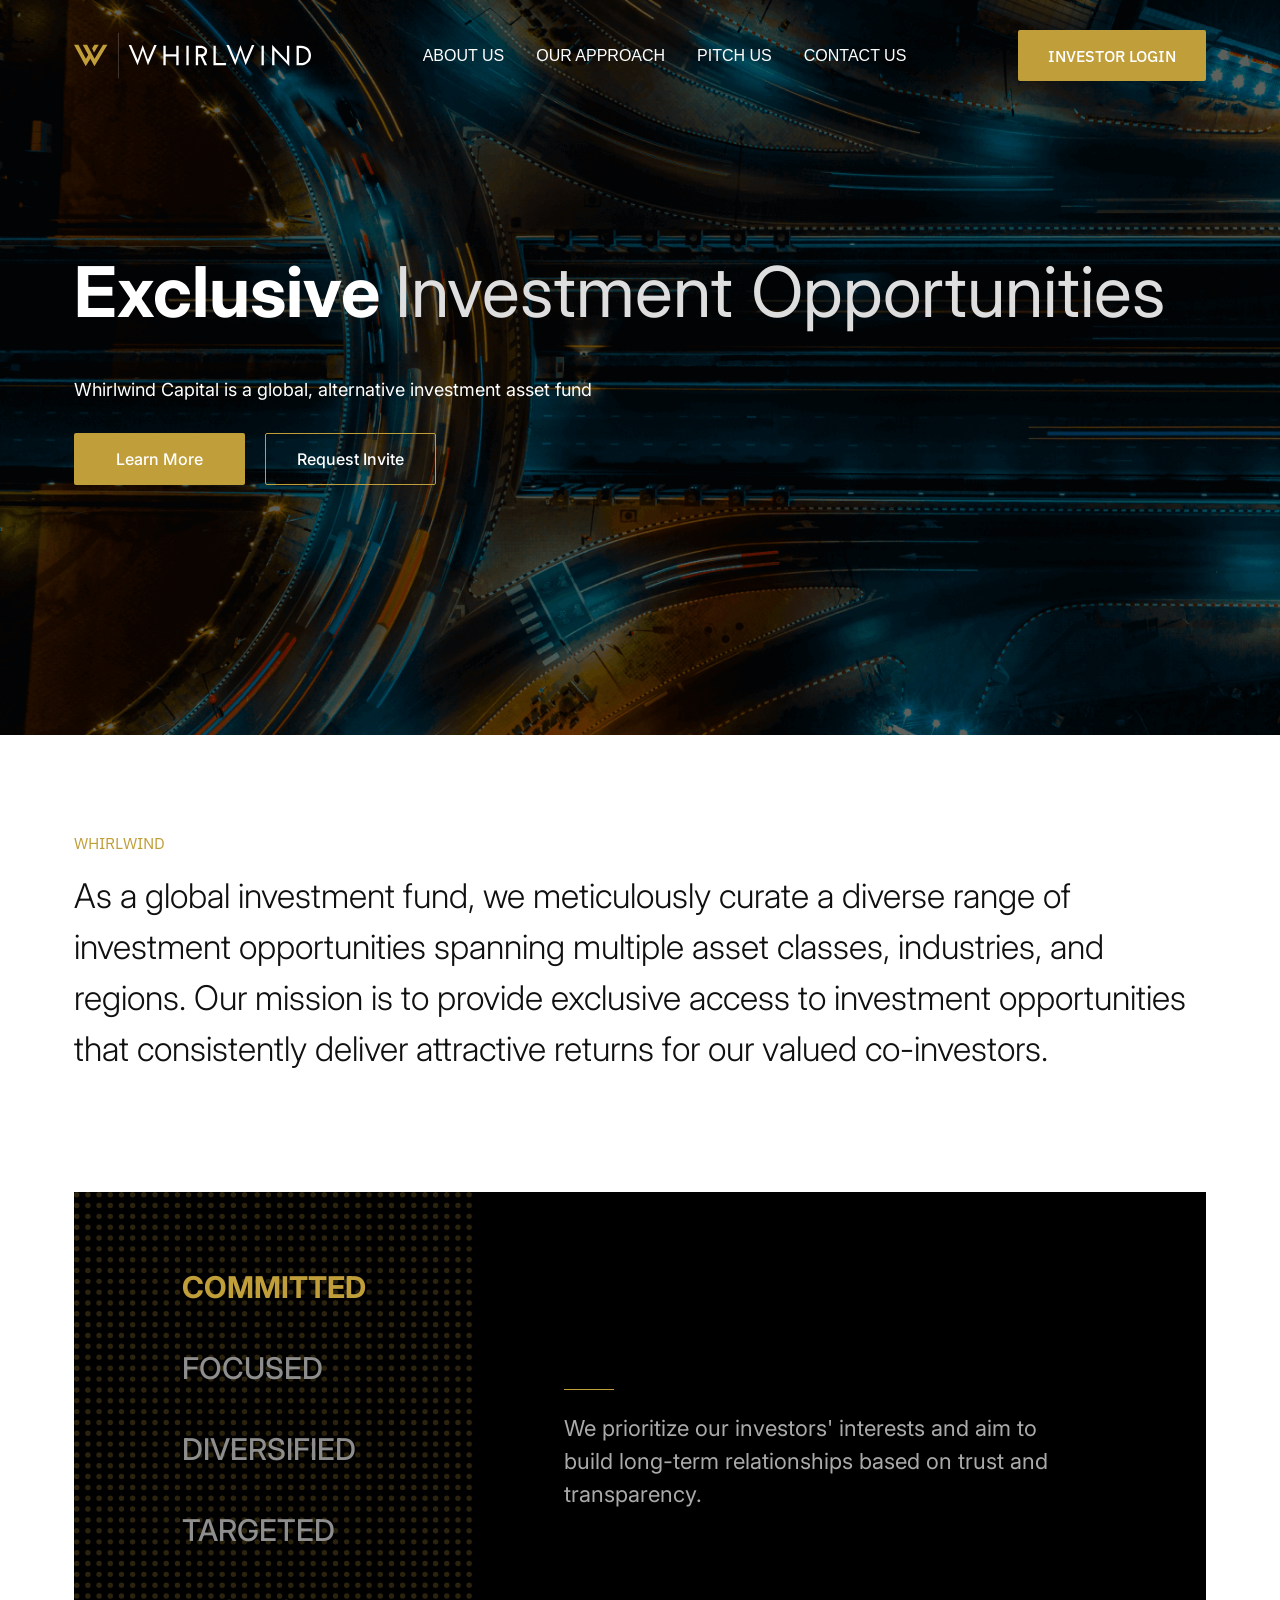
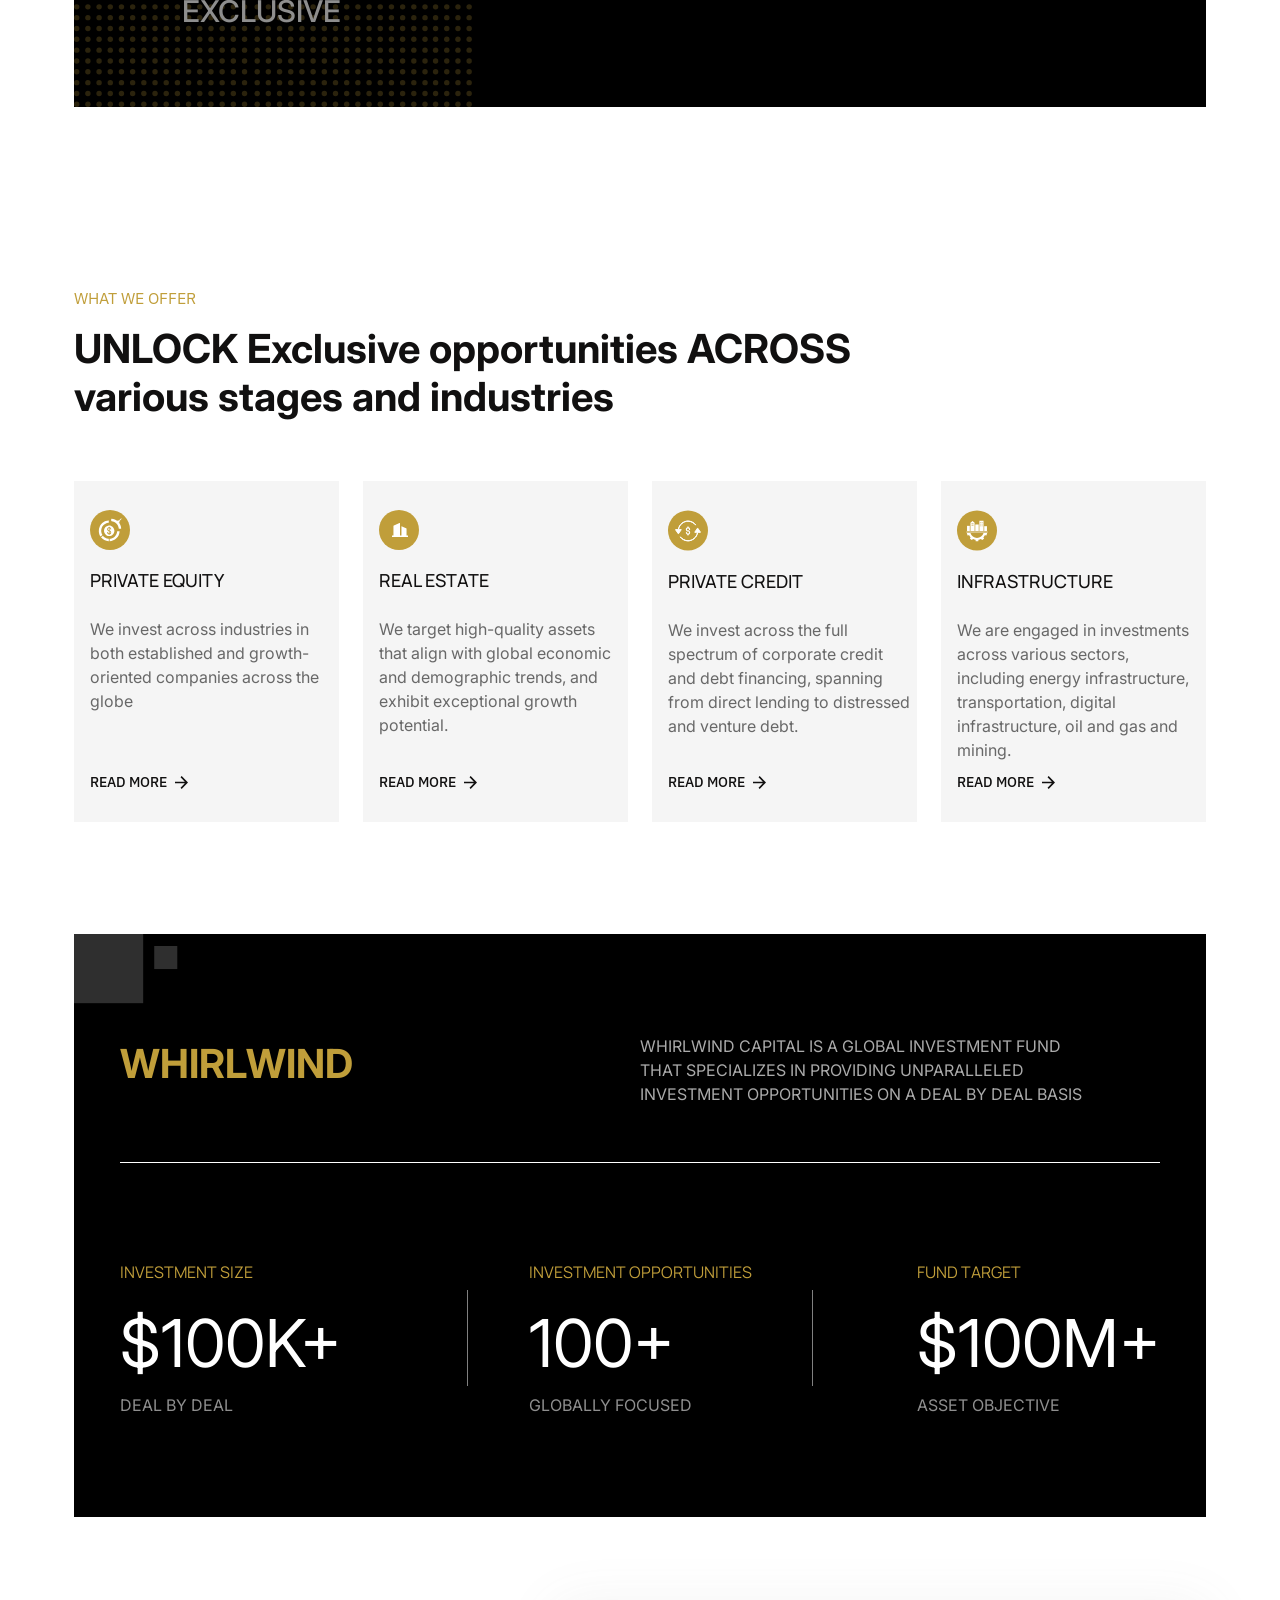
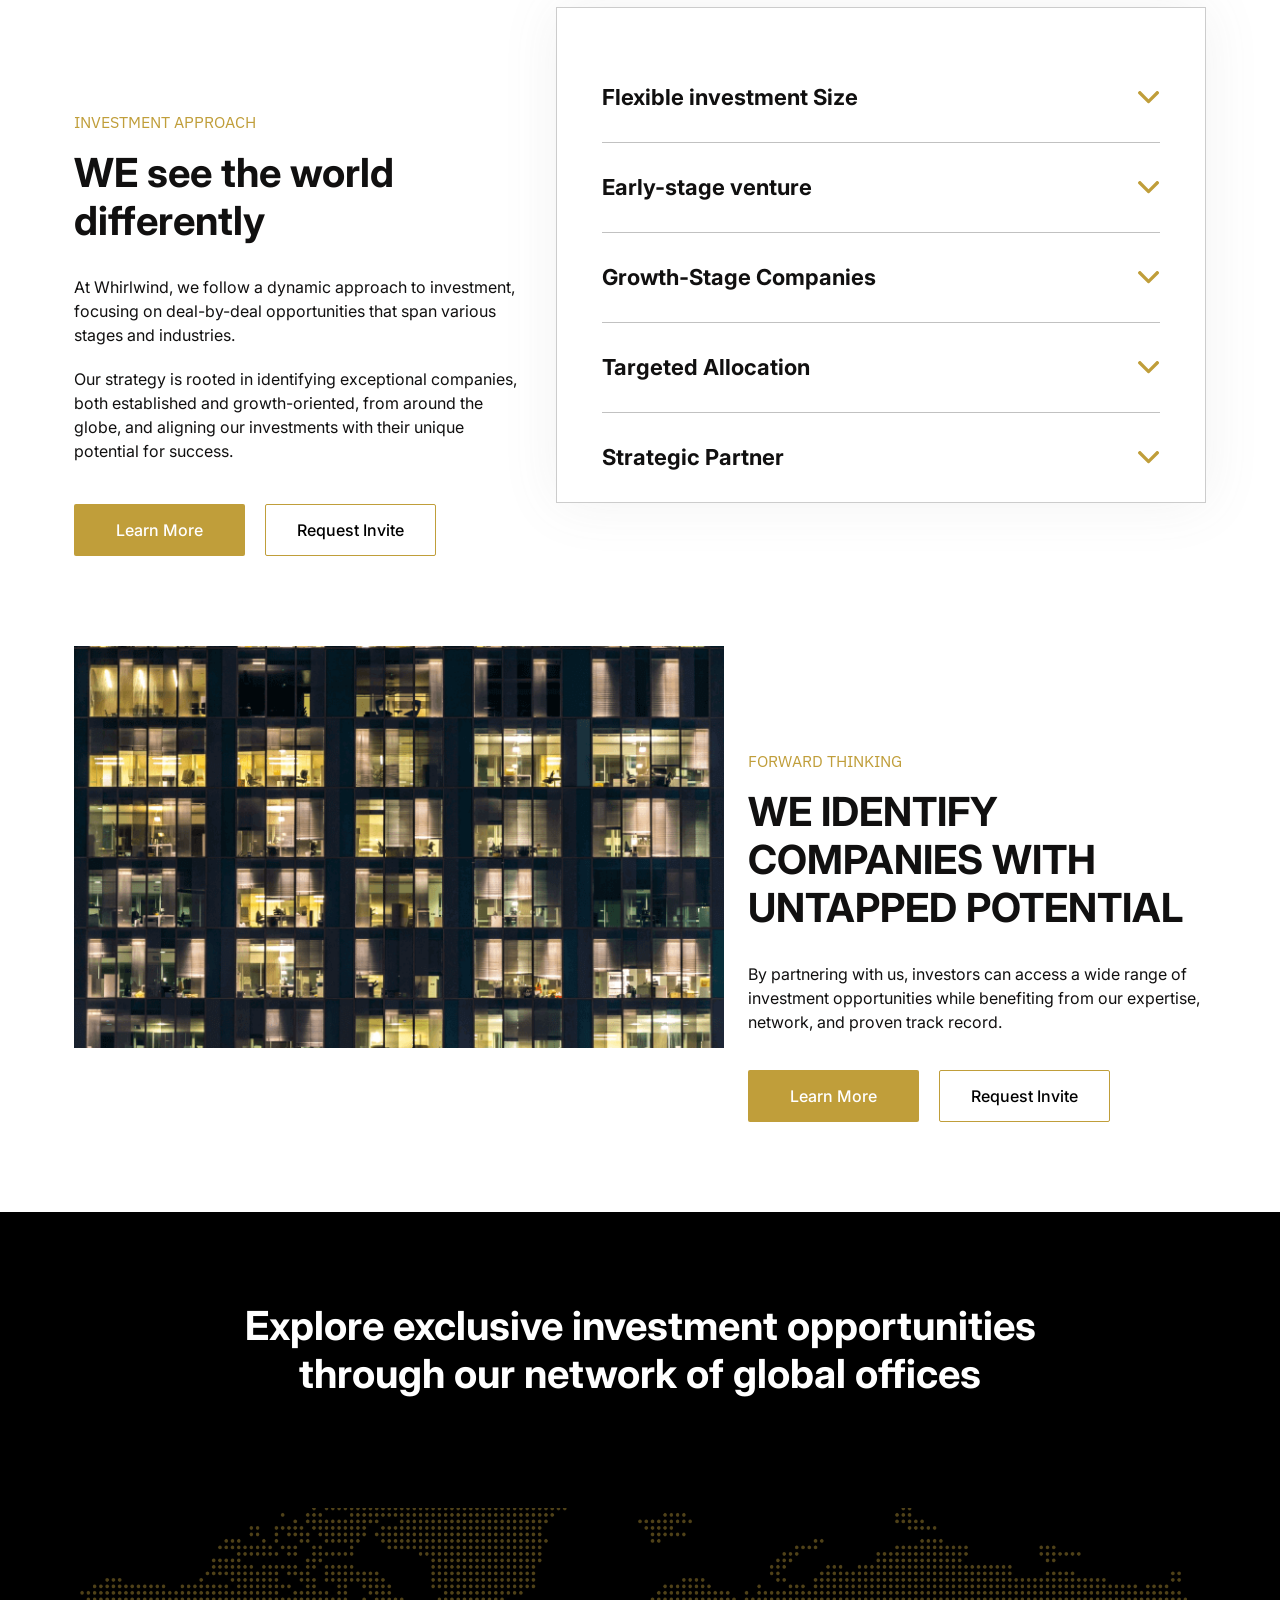
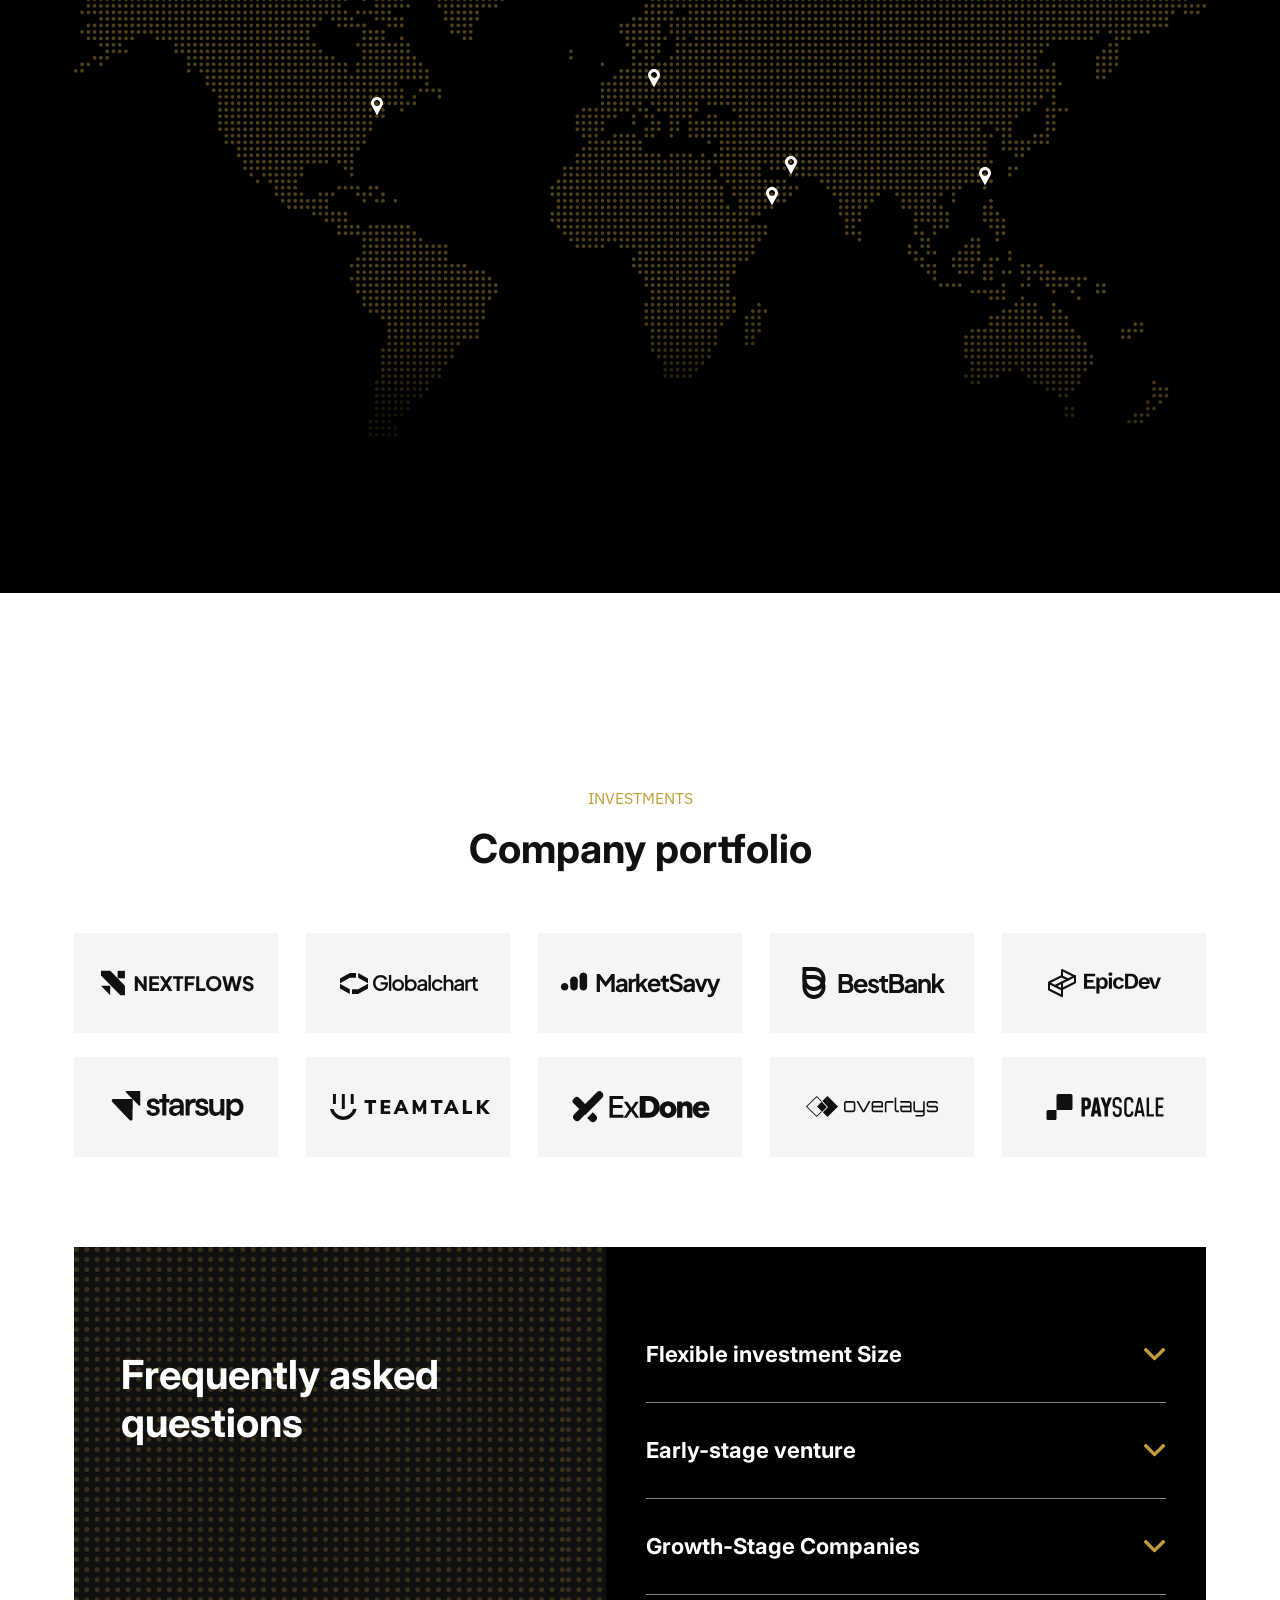
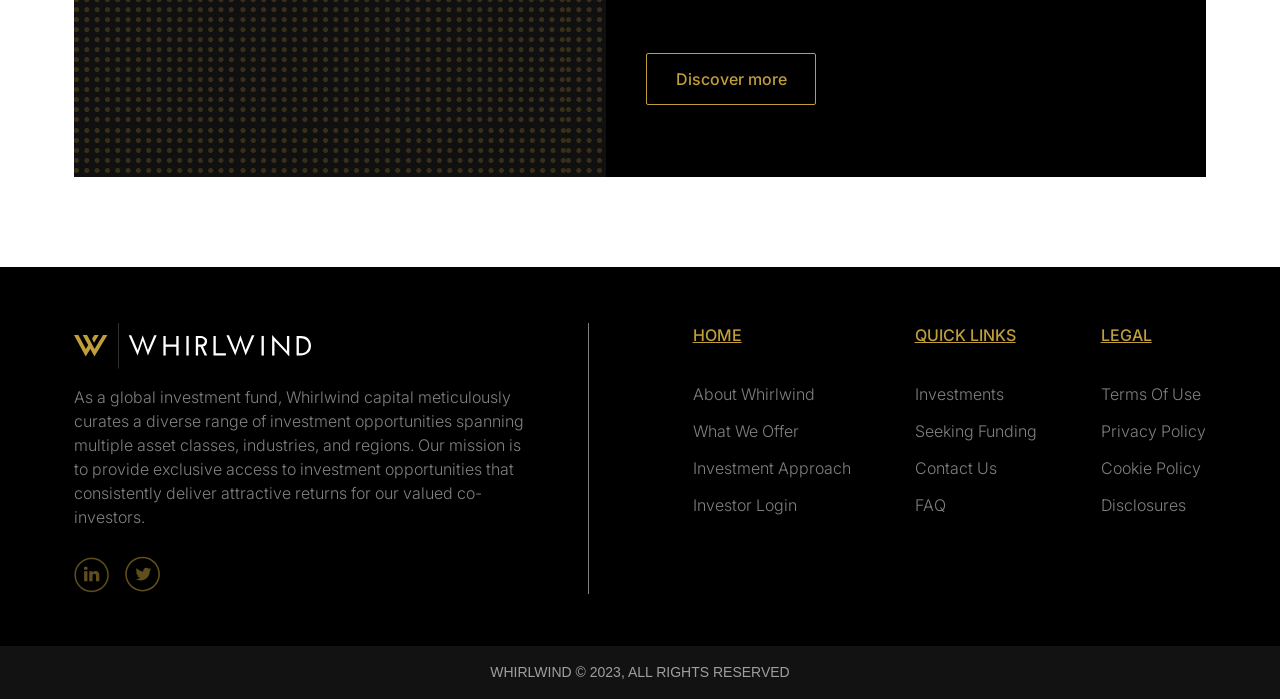
<file: app/index.html>
<!DOCTYPE html>
<html lang="en">
<head>
	<meta charset="utf-8">
    <meta name="viewport" content="width=device-width, initial-scale=1">
	<meta http-equiv="X-UA-Compatible" content="ie=edge">
	<meta name="description" content="Whirlwind">
	<meta name="keywords" content="Whirlwind"/>
	<title>Whirlwind</title>
	<link href="https://fonts.cdnfonts.com/css/helvetica-2" rel="stylesheet">
	<link rel="preconnect" href="https://fonts.googleapis.com">
<link rel="preconnect" href="https://fonts.gstatic.com" crossorigin>
<link href="https://fonts.googleapis.com/css2?family=IBM+Plex+Sans:wght@100;200;300;400;500;600;700&family=Inter:wght@100;200;300;400;500;600;700;800;900&family=Manrope:wght@200;300;400;500;600;700;800&display=swap" rel="stylesheet">
	<link rel="stylesheet" href="https://stackpath.bootstrapcdn.com/bootstrap/5.0.0-alpha1/css/bootstrap.min.css" integrity="sha384-r4NyP46KrjDleawBgD5tp8Y7UzmLA05oM1iAEQ17CSuDqnUK2+k9luXQOfXJCJ4I" crossorigin="anonymous">
	<link rel="stylesheet" href="css/style.min.css">
</head>
<body>

<!-- start header -->
<header class="header">
	<div class="container-fluid">

		<div class="logo">
			<a href="index.html">
				<img src="img/logo.svg" alt="logo">
			</a>
		</div>

		<div class="menu">
			<ul>

				<li>
					<a href="#about">
						About us
					</a>
				</li>

				<li>
					<a href="our-approach.html">
						our approach
					</a>
				</li>

				<li>
					<a href="pitch-us.html">
						Pitch us
					</a>
				</li>

				<li>
					<a href="contact-us.html">
						contact us
					</a>
				</li>


			</ul>

			<div class="mobile-menu">
				<a href="" class="mobile-button">
					investor login
				</a>
				<img src="img/mobile-logo.svg" alt="logo" class="mobile-logo">

				<div class="mobile-social">
					<a href="">
						<img src="img/ln.svg" alt="linkedin icon">
					</a>
					<a href="">
						<img src="img/tw.svg" alt="linkedin icon">
					</a>
				</div>
			</div>
		</div>

		<div class="menu-btn">
			<div class="menu-row"></div>
			<div class="menu-row"></div>
			<div class="menu-row"></div>
		</div>

		

		<a href="" class="button header__button">
			investor login
		</a>
	</div>
</header>
<!-- end header -->

<!-- start main screen -->
<section class="main-screen">
	<div class="container-fluid">
		<h1 class="h1 bold">
			exclusive <span>investment Opportunities</span>
		</h1>

		<p class="text-18">
			Whirlwind Capital is a global, alternative investment asset fund
		</p>

		<div class="main-screen__buttons">
			<a href="" class="button">
				Learn More
			</a>
			<a href="" class="button button--transparent">
				Request Invite
			</a>
		</div>
	</div>
</section>
<!-- end main screen -->

<!-- start about section -->
<section class="about" id="about">
	<div class="container-fluid container-fluid--xs">
		<div class="sub-title">
			Whirlwind
		</div>

		<p>
			As a global investment fund, we meticulously curate a diverse range of investment opportunities spanning multiple asset classes, industries, and regions. Our mission is to provide exclusive access to investment opportunities that consistently deliver attractive returns for our
valued co-investors.
		</p>
	</div>
</section>
<!-- end about section -->

<!-- start tabs section -->
<section class="tabs-section">
	<div class="container-fluid">
		<div class="tabs-wrapper">
			<div class="tabs-list">
				<div class="tabs">
					<div class="tab active">Committed</div>
					<div class="tab">focused</div>
					<div class="tab">Diversified</div>
					<div class="tab">targetED</div>
					<div class="tab">exclusive</div>
				</div>
				
			</div>

			<div class="tabs-content">

				<div class="tab__item">
				<div class="line"></div>
				<div class="tab__item-text">
					We prioritize our investors' interests and aim 
to build long-term relationships based on
trust and transparency.
				</div>
				</div>

				<div class="tab__item">
					<div class="line"></div>
					<div class="tab__item-text">
						Our investment approach is characterized by a rigorous selection process. We carefully assess investment opportunities to identify high-potential investments
						that offer attractive risk-adjusted returns.
					</div>
					</div>

					<div class="tab__item">
						<div class="line"></div>
						<div class="tab__item-text">
							We believe in offering diversified investment opportunities across various alternative asset
classes, industries, and regions.
						</div>
						</div>

						<div class="tab__item">
							<div class="line"></div>
							<div class="tab__item-text">
								Our core focus centers on identifying investment opportunities that are undervalued or overlooked by the market, allowing us to capitalize on the potential for substantial price appreciation and attractive returns.
							</div>
							</div>

							<div class="tab__item">
								<div class="line"></div>
								<div class="tab__item-text">
									Whirlwind investors gain access to our carefully 
									selected and pre-vetted exclusive investment 
									opportunities in diversified asset classes, 
									industries, and regions across the globe.
								</div>
								</div>

			</div>
		</div>
	</div>
</section>
<!-- end tabs section -->

<!-- start what we offer section -->
<section class="what-we-offer">
	<div class="container-fluid">
		<div class="section-header">
			<div class="sub-title">
				WHAT WE OFFER
			</div>
			<h2 class="h2">
				UNLOCK Exclusive  opportunities ACROSS <br>
				 various stages and industries
			</h2>
		</div>

		<div class="offer-list">
			<div class="row">

				<div class="col-lg-3 col-md-6">
					<a href="#" class="offer-item">
						<div class="offer-item__content">
							<img src="img/icon1.svg" alt="icon">

						<h3 class="h3">
							Private Equity
						</h3>

						<p> 
							We invest across industries in both established and growth-oriented
companies across the globe
						</p>
						</div>
						

						<div class="read-more">READ MORE
							<svg width="13" height="13" viewBox="0 0 13 13" fill="none" xmlns="http://www.w3.org/2000/svg">
								<path d="M9.88975 5.66431L5.5315 1.18167L6.68038 0L13 6.5L6.68038 13L5.5315 11.8183L9.88975 7.33569H0V5.66431H9.88975Z"/>
								</svg>
								
						</div>
					</a>
				</div>

				<div class="col-lg-3 col-md-6">
					<a href="#" class="offer-item">

						<div class="offer-item__content">

							<img src="img/icon2.svg" alt="icon">

						<h3 class="h3">
							Real ESTATE
						</h3>

						<p> 
							We target high-quality assets that align with global economic and demographic trends, and exhibit exceptional growth potential.
						</p>
						</div>
						

						<div class="read-more">READ MORE
							<svg width="13" height="13" viewBox="0 0 13 13" fill="none" xmlns="http://www.w3.org/2000/svg">
								<path d="M9.88975 5.66431L5.5315 1.18167L6.68038 0L13 6.5L6.68038 13L5.5315 11.8183L9.88975 7.33569H0V5.66431H9.88975Z"/>
								</svg>
								
						</div>
					</a>
				</div>

				<div class="col-lg-3 col-md-6">
					<a href="#" class="offer-item">
						<div class="offer-item__content">
								<img src="img/icon3.svg" alt="icon">

						<h3 class="h3">
							Private Credit
						</h3>

						<p> 
							We invest across the full spectrum of corporate credit and debt financing, spanning from direct lending to distressed and venture debt.
						</p>
						</div>
					

						<div class="read-more">READ MORE
							<svg width="13" height="13" viewBox="0 0 13 13" fill="none" xmlns="http://www.w3.org/2000/svg">
								<path d="M9.88975 5.66431L5.5315 1.18167L6.68038 0L13 6.5L6.68038 13L5.5315 11.8183L9.88975 7.33569H0V5.66431H9.88975Z"/>
								</svg>
								
						</div>
					</a>
				</div>

				<div class="col-lg-3 col-md-6">
					<a href="#" class="offer-item">
						<div class="offer-item__content">
							<img src="img/icon4.svg" alt="icon">

						<h3 class="h3">
							INFRASTRUCTURE
						</h3>

						<p> 
							We are engaged in investments across various sectors, including energy infrastructure, transportation, digital infrastructure, oil and gas and mining.
						</p>
						</div>
						

						<div class="read-more">READ MORE
							<svg width="13" height="13" viewBox="0 0 13 13" fill="none" xmlns="http://www.w3.org/2000/svg">
								<path d="M9.88975 5.66431L5.5315 1.18167L6.68038 0L13 6.5L6.68038 13L5.5315 11.8183L9.88975 7.33569H0V5.66431H9.88975Z"/>
								</svg>
								
						</div>
					</a>
				</div>

			</div>
		</div>
	</div>
</section>
<!-- end what we offer section -->

<!-- start statistic section -->
<section class="statistic-section">
	<div class="container-fluid">
		<div class="statistic-wrapper">
			<div class="statistic__content">
				<div class="statistic-header">
					<div class="statistic-title">
						WHIRLWIND
					</div>

					<div class="statistic-header-text">
						<p>
							WHIRLWIND CAPITAL IS A GLOBAL INVESTMENT FUND THAT SPECIALIZES IN PROVIDING UNPARALLELED INVESTMENT OPPORTUNITIES ON A DEAL BY DEAL BASIS
						</p>
					</div>

					
				</div>
				
				<div class="statistic-row">

					<div class="statistic-item">
						<div class="statistic-item__content">
							<div class="statistic-item__title">
								INVESTMENT SIZE
							</div>
							<div class="statistic-item__value">
								$100K+
							</div>
							<div class="statistic-item__text">
								deal by deal
							</div>
						</div>
					</div>

					<div class="statistic-item">
						<div class="statistic-item__content">
							<div class="statistic-item__title">
								INVESTMENT OPPORTUNITIES
							</div>
							<div class="statistic-item__value">
								100+
							</div>
							<div class="statistic-item__text">
								globally focused
							</div>
						</div>
					</div>

					<div class="statistic-item">
						<div class="statistic-item__content">
							<div class="statistic-item__title">
								FUND TARGET
							</div>
							<div class="statistic-item__value">
								$100M+
							</div>
							<div class="statistic-item__text">
								ASSET OBJECTIVE
							</div>

						</div>
					</div>

				</div>

			</div>
		</div>
	</div>
</section>
<!-- end statistsic section -->

<!-- start investment approach -->
<section class="investment-approach">
	<div class="container-fluid">
		<div class="row">

			<div class="col-lg-5">
				<div class="investment-approach__text">
					<div class="section-header">
					<div class="sub-title">
						INVESTMENT APPROACH
					</div>
					<h2 class="h2">
						WE see the world differently 
					</h2>

					

				</div>
<p>
						At Whirlwind, we follow a dynamic approach to investment, focusing on deal-by-deal opportunities that span various 
stages and industries. 

					</p>

					<p>
Our strategy is rooted in identifying exceptional companies, both established and growth-oriented, from around the globe, and aligning our investments with their unique potential for success.
					</p>
				<div class="main-screen__buttons">
					<a href="" class="button">
						Learn More
					</a>
					<a href="" class="button button--transparent">
						Request Invite
					</a>
				</div>
				</div>
				

			</div>

			<div class="col-lg-7">
				<div class="accordion">

					<div class="accordion__item">
						<div class="accordion__item-header">
							<div class="accordion__item-title">
								Flexible investment Size
							</div>
							<img src="img/arrow.svg" alt="arrow">
						</div>
						<div class="accordion__item-text">
							We offer the flexibility to invest across a wide range of deal sizes, tailoring
our investments to match the specific needs and growth trajectories of the companies we partner with. From early-stage ventures seeking seed or Series A funding to established companies requiring larger growth capital, we adapt our investment size accordingly.
						</div>
					</div>

					<div class="accordion__item">
						<div class="accordion__item-header">
							<div class="accordion__item-title">
								Early-stage venture
							</div>
							<img src="img/arrow.svg" alt="arrow">
						</div>
						<div class="accordion__item-text">
							We provide vital seed and early-stage funding to promising ventures, supporting their growth and development. Our investments in these companies typically ranges from $100,000 - $5 million, assisting them in achieving critical milestones and strategic initiatives.
						</div>
					</div>

					<div class="accordion__item">
						<div class="accordion__item-header">
							<div class="accordion__item-title">
								Growth-Stage Companies
							</div>
							<img src="img/arrow.svg" alt="arrow">
						</div>
						<div class="accordion__item-text">
							As companies mature and demonstrate significant growth potential, we offer larger investment sizes to support their expansion plans. Our investments in growth-stage companies typically range from $5 million  - $25 million and are tailored to provide the necessary capital to fuel their scaling efforts, enter new markets, or drive innovation.
						</div>
					</div>

					<div class="accordion__item">
						<div class="accordion__item-header">
							<div class="accordion__item-title">
								Targeted Allocation
							</div>
							<img src="img/arrow.svg" alt="arrow">
						</div>
						<div class="accordion__item-text">
							While investment sizes may vary, we maintain a disciplined approach to capital allocation. Our investment team conducts thorough analysis and due diligence to assess each opportunity's risk-return profile, growth potential, and alignment with our overall portfolio strategy.
						</div>
					</div>

					<div class="accordion__item">
						<div class="accordion__item-header">
							<div class="accordion__item-title">
								Strategic Partner
							</div>
							<img src="img/arrow.svg" alt="arrow">
						</div>
						<div class="accordion__item-text">
							Our aim is to be a strategic partner, providing not just financial support but also guidance, network access, and operational expertise to drive value creation and deliver compelling risk-adjusted returns for our 
valued co-investors.
						</div>
					</div>



				</div>
			</div>

		</div>
	</div>
</section>
<!-- end investment approach -->

<!-- start forward thinking -->
<section class="forward-thinking">
	<div class="container-fluid">
		<div class="row">
			<div class="col-lg-7">
				<img src="img/fs.png" alt="image" class="forward-thinking__img">
			</div>

			<div class="col-lg-5">
				<div class="section-header">
					<div class="sub-title">
						FORWARD THINKING
					</div>
					<h2 class="h2">
						WE IDENTIFY COMPANIES WITH UNTAPPED POTENTIAL 
					</h2>
				</div>

				<p>
					By partnering with us, investors can access a wide range of investment opportunities while benefiting from our expertise, network, and proven track record.
				</p>

				<div class="main-screen__buttons">
					<a href="" class="button">
						Learn More
					</a>
					<a href="" class="button button--transparent">
						Request Invite
					</a>
				</div>

			</div>
		</div>
	</div>
</section>
<!-- end forward thinking -->

<!-- start map section -->
<section class="map-section">
	<div class="container-fluid">
		<h2 class="h2 text-center white">
			Explore exclusive investment opportunities <br>
through our network of global offices
		</h2>
		<div class="map-wrapper">
			<img src="img/elips.svg" alt="background" class="elips">
			<img src="img/map.svg" alt="map background" class="map">

			<div class="pin pin1">
				<svg width="12" height="18" viewBox="0 0 12 18" fill="none" xmlns="http://www.w3.org/2000/svg">
					<path d="M6 0C2.69166 0 0 2.69166 0 6C0 6.99316 0.248308 7.97789 0.72035 8.85131L5.67189 17.8066C5.73781 17.926 5.86342 18 6 18C6.13658 18 6.2622 17.926 6.32811 17.8066L11.2815 8.84836C11.7517 7.97789 12 6.99313 12 5.99997C12 2.69166 9.30834 0 6 0ZM6 8.99998C4.34583 8.99998 3.00002 7.65417 3.00002 6C3.00002 4.34583 4.34583 3.00002 6 3.00002C7.65417 3.00002 8.99998 4.34583 8.99998 6C8.99998 7.65417 7.65417 8.99998 6 8.99998Z" fill=""/>
					</svg>
					
					<div class="pin-disable">
						Dubai
					</div>
			</div>

			<div class="pin pin2">
				<svg width="12" height="18" viewBox="0 0 12 18" fill="none" xmlns="http://www.w3.org/2000/svg">
					<path d="M6 0C2.69166 0 0 2.69166 0 6C0 6.99316 0.248308 7.97789 0.72035 8.85131L5.67189 17.8066C5.73781 17.926 5.86342 18 6 18C6.13658 18 6.2622 17.926 6.32811 17.8066L11.2815 8.84836C11.7517 7.97789 12 6.99313 12 5.99997C12 2.69166 9.30834 0 6 0ZM6 8.99998C4.34583 8.99998 3.00002 7.65417 3.00002 6C3.00002 4.34583 4.34583 3.00002 6 3.00002C7.65417 3.00002 8.99998 4.34583 8.99998 6C8.99998 7.65417 7.65417 8.99998 6 8.99998Z" fill=""/>
					</svg>
					
					<div class="pin-disable">
						Dubai
					</div>
			</div>

			<div class="pin pin3">
				<svg width="12" height="18" viewBox="0 0 12 18" fill="none" xmlns="http://www.w3.org/2000/svg">
					<path d="M6 0C2.69166 0 0 2.69166 0 6C0 6.99316 0.248308 7.97789 0.72035 8.85131L5.67189 17.8066C5.73781 17.926 5.86342 18 6 18C6.13658 18 6.2622 17.926 6.32811 17.8066L11.2815 8.84836C11.7517 7.97789 12 6.99313 12 5.99997C12 2.69166 9.30834 0 6 0ZM6 8.99998C4.34583 8.99998 3.00002 7.65417 3.00002 6C3.00002 4.34583 4.34583 3.00002 6 3.00002C7.65417 3.00002 8.99998 4.34583 8.99998 6C8.99998 7.65417 7.65417 8.99998 6 8.99998Z" fill=""/>
					</svg>
					
					<div class="pin-disable">
						Dubai
					</div>
			</div>

			<div class="pin pin4">
				<svg width="12" height="18" viewBox="0 0 12 18" fill="none" xmlns="http://www.w3.org/2000/svg">
					<path d="M6 0C2.69166 0 0 2.69166 0 6C0 6.99316 0.248308 7.97789 0.72035 8.85131L5.67189 17.8066C5.73781 17.926 5.86342 18 6 18C6.13658 18 6.2622 17.926 6.32811 17.8066L11.2815 8.84836C11.7517 7.97789 12 6.99313 12 5.99997C12 2.69166 9.30834 0 6 0ZM6 8.99998C4.34583 8.99998 3.00002 7.65417 3.00002 6C3.00002 4.34583 4.34583 3.00002 6 3.00002C7.65417 3.00002 8.99998 4.34583 8.99998 6C8.99998 7.65417 7.65417 8.99998 6 8.99998Z" fill=""/>
					</svg>
					
					<div class="pin-disable">
						Dubai
					</div>
			</div>

			<div class="pin pin5">
				<svg width="12" height="18" viewBox="0 0 12 18" fill="none" xmlns="http://www.w3.org/2000/svg">
					<path d="M6 0C2.69166 0 0 2.69166 0 6C0 6.99316 0.248308 7.97789 0.72035 8.85131L5.67189 17.8066C5.73781 17.926 5.86342 18 6 18C6.13658 18 6.2622 17.926 6.32811 17.8066L11.2815 8.84836C11.7517 7.97789 12 6.99313 12 5.99997C12 2.69166 9.30834 0 6 0ZM6 8.99998C4.34583 8.99998 3.00002 7.65417 3.00002 6C3.00002 4.34583 4.34583 3.00002 6 3.00002C7.65417 3.00002 8.99998 4.34583 8.99998 6C8.99998 7.65417 7.65417 8.99998 6 8.99998Z" fill=""/>
					</svg>
					
					<div class="pin-disable">
						Dubai
					</div>
			</div>

		</div>
		
	</div>
</section>
<!-- end map section -->

<!-- start portfolio section -->
<section class="portfolio">
	<div class="container-fluid">
		<div class="section-header text-center">
			<div class="sub-title">
				investments
			</div>
			<h2 class="h2">
				Company portfolio
			</h2>
		</div>

		<div class="logos-row">

			<div class="logo-item">
				<img src="img/l1.svg" alt="logo">
			</div>

			<div class="logo-item">
				<img src="img/l2.svg" alt="logo">
			</div>

			<div class="logo-item">
				<img src="img/l3.svg" alt="logo">
			</div>

			<div class="logo-item">
				<img src="img/l4.svg" alt="logo">
			</div>

			<div class="logo-item">
				<img src="img/l5.svg" alt="logo">
			</div>

			<div class="logo-item">
				<img src="img/l6.svg" alt="logo">
			</div>

			<div class="logo-item">
				<img src="img/l7.svg" alt="logo">
			</div>

			<div class="logo-item">
				<img src="img/l8.svg" alt="logo">
			</div>

			<div class="logo-item">
				<img src="img/l9.svg" alt="logo">
			</div>

			<div class="logo-item">
				<img src="img/l10.svg" alt="logo">
			</div>

			

		</div>
	</div>
</section>
<!-- end portfolio section -->

<!-- start faq -->
<section class="faq">
	<div class="container-fluid">
		<div class="faq-wrapper">
			<div class="faq__title-wrapper">
					<h2 class="h2">
						Frequently asked <br>
questions
					</h2>
				

			</div>

			<div class="faq-content">
				<div class="accordion-black">

					<div class="accordion-black__item">
						<div class="accordion-black__item-header">
							<div class="accordion__item-title">
								Flexible investment Size
							</div>
							<img src="img/arrow.svg" alt="arrow">
						</div>
						<div class="accordion-black__item-text">
							The operations of Whirlwind Capital currently falls under the regulatory oversight of the British Virgin Islands.
						</div>
					</div>

					<div class="accordion-black__item">
						<div class="accordion-black__item-header">
							<div class="accordion__item-title">
								Early-stage venture
							</div>
							<img src="img/arrow.svg" alt="arrow">
						</div>
						<div class="accordion-black__item-text">
							The operations of Whirlwind Capital currently falls under the regulatory oversight of the British Virgin Islands.
						</div>
					</div>

					<div class="accordion-black__item">
						<div class="accordion-black__item-header">
							<div class="accordion__item-title">
								Growth-Stage Companies
							</div>
							<img src="img/arrow.svg" alt="arrow">
						</div>
						<div class="accordion-black__item-text">
							The operations of Whirlwind Capital currently falls under the regulatory oversight of the British Virgin Islands.
						</div>
					</div>

				</div>

				<a href="" class="button button--transparent button--transparent-gold">
					Discover more
				</a>



			</div>
		</div>
	</div>
</section>
<!-- end faq -->

<!-- start footer -->
<footer class="footer">
	<div class="container-fluid">
		<div class="footer__left">
			<a href="index.html" class="footer__logo">
				<img src="img/footer-logo.svg" alt="footer logo">
			</a>

			<p>
				As a global investment fund, Whirlwind capital meticulously curates a diverse range of investment opportunities spanning multiple asset classes, industries, and regions. Our mission is to provide exclusive access to investment opportunities that consistently deliver attractive returns for our valued co-investors.
			</p>

			<div class="footer__social">
				<a href="">
					<img src="img/in.svg" alt="linkedin">
				</a>
				<a href="">
					<img src="img/twitter.svg" alt="twitter">
				</a>
			</div>
		</div>

		<div class="footer__menu">

			<div class="footer__menu-col">

				<a href="" class="footer__menu-title">
					Home
				</a>

				<a href="" class="footer__menu-link">
					About Whirlwind
				</a>

				<a href="" class="footer__menu-link">
					what we offer
				</a>

				<a href="" class="footer__menu-link">
					Investment approach 
				</a>

				<a href="" class="footer__menu-link">
					Investor Login
				</a>

			</div>

			<div class="footer__menu-col">

				<a href="" class="footer__menu-title">
					Quick Links
				</a>

				<a href="" class="footer__menu-link">
					Investments
				</a>

				<a href="" class="footer__menu-link">
					Seeking Funding
				</a>

				<a href="" class="footer__menu-link">
					Contact Us 
				</a>

				<a href="" class="footer__menu-link">
					FAQ
				</a>

			</div>

			<div class="footer__menu-col">

				<a href="" class="footer__menu-title">
					Legal
				</a>

				<a href="" class="footer__menu-link">
					Terms of use
				</a>

				<a href="" class="footer__menu-link">
					Privacy Policy
				</a>

				<a href="" class="footer__menu-link">
					Cookie Policy
				</a>

				<a href="" class="footer__menu-link">
					Disclosures
				</a>

			</div>

		</div>
	</div>
	<div class="footer__bottom">
		WHIRLWIND © 2023, All Rights Reserved
	</div>
</footer>
<!-- end footer -->

<script
  src="https://code.jquery.com/jquery-3.7.0.min.js"
  integrity="sha256-2Pmvv0kuTBOenSvLm6bvfBSSHrUJ+3A7x6P5Ebd07/g="
  crossorigin="anonymous"></script>
	<script src="js/main.js"></script>
</body>
</html>
</file>
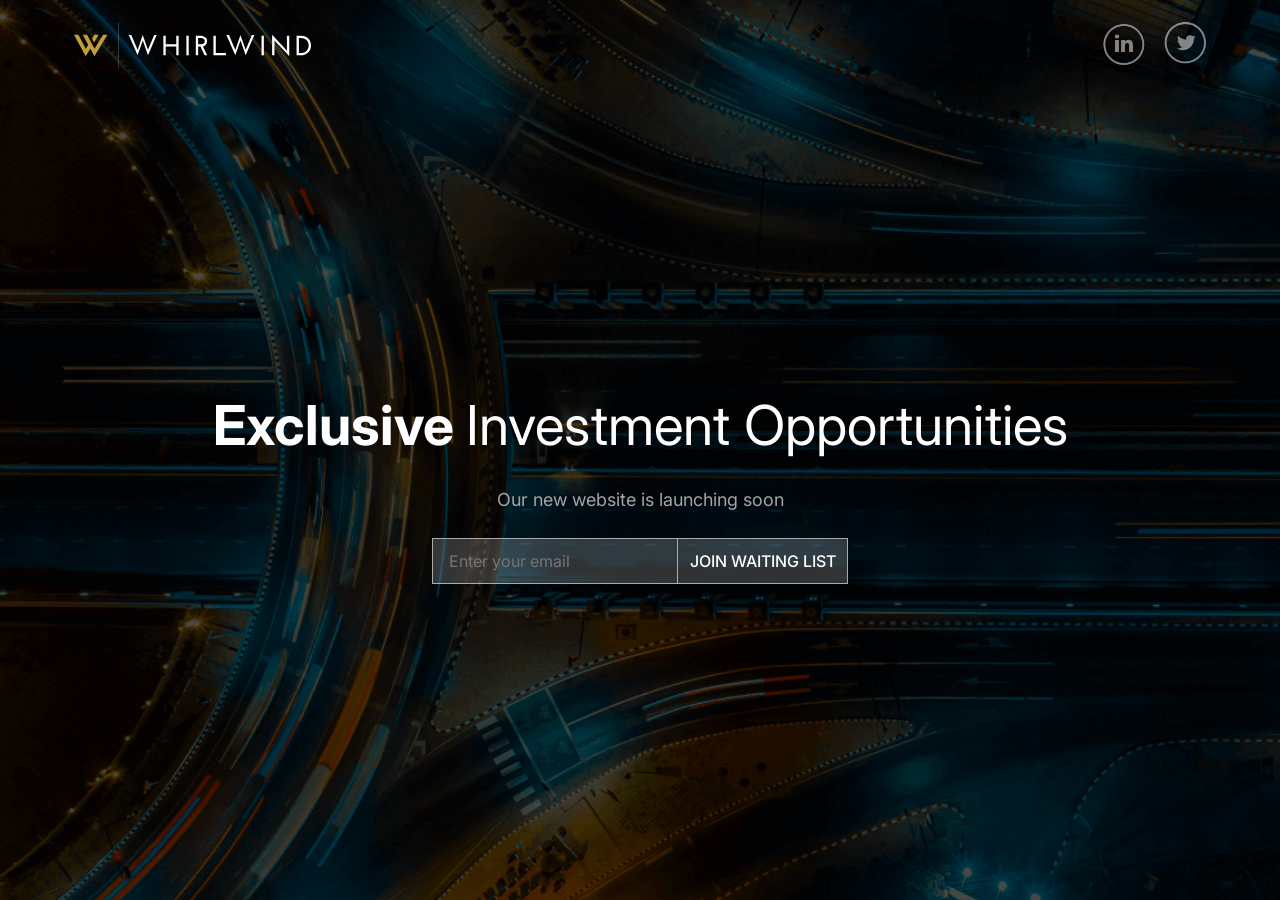
<file: app/coming-soon.html>
<!DOCTYPE html>
<html lang="en">
<head>
	<meta charset="utf-8">
    <meta name="viewport" content="width=device-width, initial-scale=1">
	<meta http-equiv="X-UA-Compatible" content="ie=edge">
	<meta name="description" content="Whirlwind">
	<meta name="keywords" content="Whirlwind"/>
	<title>Whirlwind</title>
	<link href="https://fonts.cdnfonts.com/css/helvetica-2" rel="stylesheet">
	<link rel="preconnect" href="https://fonts.googleapis.com">
<link rel="preconnect" href="https://fonts.gstatic.com" crossorigin>
<link href="https://fonts.googleapis.com/css2?family=IBM+Plex+Sans:wght@100;200;300;400;500;600;700&family=Inter:wght@100;200;300;400;500;600;700;800;900&family=Manrope:wght@200;300;400;500;600;700;800&display=swap" rel="stylesheet">
	<link rel="stylesheet" href="https://stackpath.bootstrapcdn.com/bootstrap/5.0.0-alpha1/css/bootstrap.min.css" integrity="sha384-r4NyP46KrjDleawBgD5tp8Y7UzmLA05oM1iAEQ17CSuDqnUK2+k9luXQOfXJCJ4I" crossorigin="anonymous">
	<link rel="stylesheet" href="css/style.min.css">
</head>
<body>

<!-- start coming-soon page -->
<div class="coming-soon">
	<div class="container-fluid">
		<a href="index.html" class="logo-coming">
			<img src="img/logo.svg" alt="logo">
		</a>

		<div class="coming-soon__sicial">
			<a href="">
				<svg width="45" height="45" viewBox="0 0 45 45" fill="none" xmlns="http://www.w3.org/2000/svg">
				<path d="M30.0224 29.8806V23.1337C30.0224 19.5186 28.0927 17.8369 25.5198 17.8369C23.4442 17.8369 22.514 18.9786 21.9954 19.7804V18.1138H18.0844C18.136 19.2178 18.0844 29.8806 18.0844 29.8806H21.9954V23.3087C21.9954 22.9575 22.0205 22.6063 22.125 22.3558C22.407 21.6534 23.0502 20.9259 24.1302 20.9259C25.5463 20.9259 26.1115 22.0046 26.1115 23.5856V29.8806H30.0224ZM13.9645 16.5077C15.3278 16.5077 16.1774 15.6039 16.1774 14.4735C16.1522 13.3193 15.3278 12.4419 13.9897 12.4419C12.6516 12.4419 11.7781 13.3193 11.7781 14.4735C11.7781 15.6026 12.6277 16.5077 13.9393 16.5077H13.9645ZM15.9194 29.8806V18.1138H12.0097V29.8806H15.9194Z"/>
				<path d="M20.9 3.53879C31.3111 3.53879 39.7813 12.0089 39.7813 22.42C39.7813 32.8312 31.3111 41.3013 20.9 41.3013C10.4889 41.3013 2.01876 32.8312 2.01876 22.42C2.01876 12.0089 10.4889 3.53879 20.9 3.53879ZM20.9 2.28004C9.77644 2.28004 0.76001 11.2965 0.76001 22.42C0.76001 33.5436 9.77769 42.56 20.9 42.56C32.0223 42.56 41.04 33.5424 41.04 22.42C41.04 11.2977 32.0223 2.28004 20.9 2.28004Z"/>
				<path d="M20.9 3.69079C31.2272 3.69079 39.6293 12.0929 39.6293 22.42C39.6293 32.7472 31.2272 41.1493 20.9 41.1493C10.5728 41.1493 2.17076 32.7472 2.17076 22.42C2.17076 12.0929 10.5728 3.69079 20.9 3.69079ZM20.9 2.12804C9.69249 2.12804 0.60801 11.2125 0.60801 22.42C0.60801 33.6276 9.69375 42.712 20.9 42.712C32.1063 42.712 41.192 33.6263 41.192 22.42C41.192 11.2138 32.1063 2.12804 20.9 2.12804Z" stroke="white" stroke-opacity="0.5" stroke-width="0.304"/>
			</svg>
			</a>

			<a href="">
				<svg width="42" height="42" viewBox="0 0 42 42" fill="none" xmlns="http://www.w3.org/2000/svg">
				<path d="M31.164 13.416C30.4066 13.8647 29.5787 14.1819 28.7154 14.3541C27.9817 13.5846 26.964 13.1504 25.9008 13.1532C23.8064 13.1375 22.0903 14.8117 22.0543 16.9059C22.0552 17.1966 22.0898 17.4863 22.1575 17.7691C19.0729 17.6235 16.1921 16.1865 14.2205 13.81C13.8832 14.3783 13.702 15.0256 13.6951 15.6864C13.6952 16.9605 14.3417 18.1474 15.412 18.8386C14.8008 18.8187 14.2029 18.6548 13.667 18.3601C13.667 18.3601 13.667 18.3601 13.667 18.4071C13.6608 20.237 14.9568 21.8127 16.7536 22.1598C16.1872 22.3108 15.5941 22.3332 15.018 22.2255C15.536 23.7756 16.977 24.829 18.6112 24.8524C17.2507 25.9103 15.578 26.4877 13.8547 26.4942C13.5411 26.4939 13.2278 26.4751 12.9165 26.438C14.682 27.5548 16.7285 28.147 18.8177 28.1454C24.7753 28.2543 29.6932 23.5128 29.802 17.5552C29.8032 17.492 29.8038 17.4289 29.8038 17.3657C29.8038 17.2031 29.8038 17.0405 29.8038 16.8778C30.5391 16.3389 31.1742 15.6753 31.6802 14.917C30.9759 15.2254 30.2298 15.4277 29.4661 15.5175C30.2692 15.0473 30.8731 14.3 31.164 13.416Z"/>
				<path d="M21.3602 0C9.96105 0 0.720215 9.24083 0.720215 20.64C0.720215 32.0392 9.96105 41.28 21.3602 41.28C32.7594 41.28 42.0002 32.0392 42.0002 20.64C42.0002 9.24083 32.7594 0 21.3602 0ZM21.3602 39.4036C10.9973 39.4036 2.5966 31.0029 2.5966 20.64C2.5966 10.2771 10.9973 1.87639 21.3602 1.87639C31.7231 1.87639 40.1238 10.2771 40.1238 20.64C40.1238 31.0029 31.7231 39.4036 21.3602 39.4036Z"/>
			</svg>
			</a>
			
		
		</div>

		<div class="coming-soon__content">
			<div class="coming-soon__title text-center">
				<span>
					Exclusive 
				</span>
				Investment Opportunities
			</div>

			<div class="text-18">
				Our new website is launching soon
			</div>

			<form action="" class="coming-soon__form">

				<input type="text" placeholder="Enter your email" class="coming-soon__input">
				<a href="thank-you.html" class="comiing-soon__input-button">
					Join Waiting List
				</a>
				
			</form>
		</div>


	</div>
</div>
<!-- end coming-soon page -->

<script
  src="https://code.jquery.com/jquery-3.7.0.min.js"
  integrity="sha256-2Pmvv0kuTBOenSvLm6bvfBSSHrUJ+3A7x6P5Ebd07/g="
  crossorigin="anonymous"></script>
	<script src="js/main.js"></script>
	<script type="text/javascript">
		$(document).ready(function() {
	
	$("#form").submit(function() {
		$.ajax({
			type: "POST",
			url: "mail.php",
			data: $(this).serialize()
		}).done(function() {
			$(this).find("input").val("");
			alert("Thank you! Message successfully sent!");
			$("#form").trigger("reset");
		});
		return false;
	});
	
	});
</script>
</body>
</html>
</file>
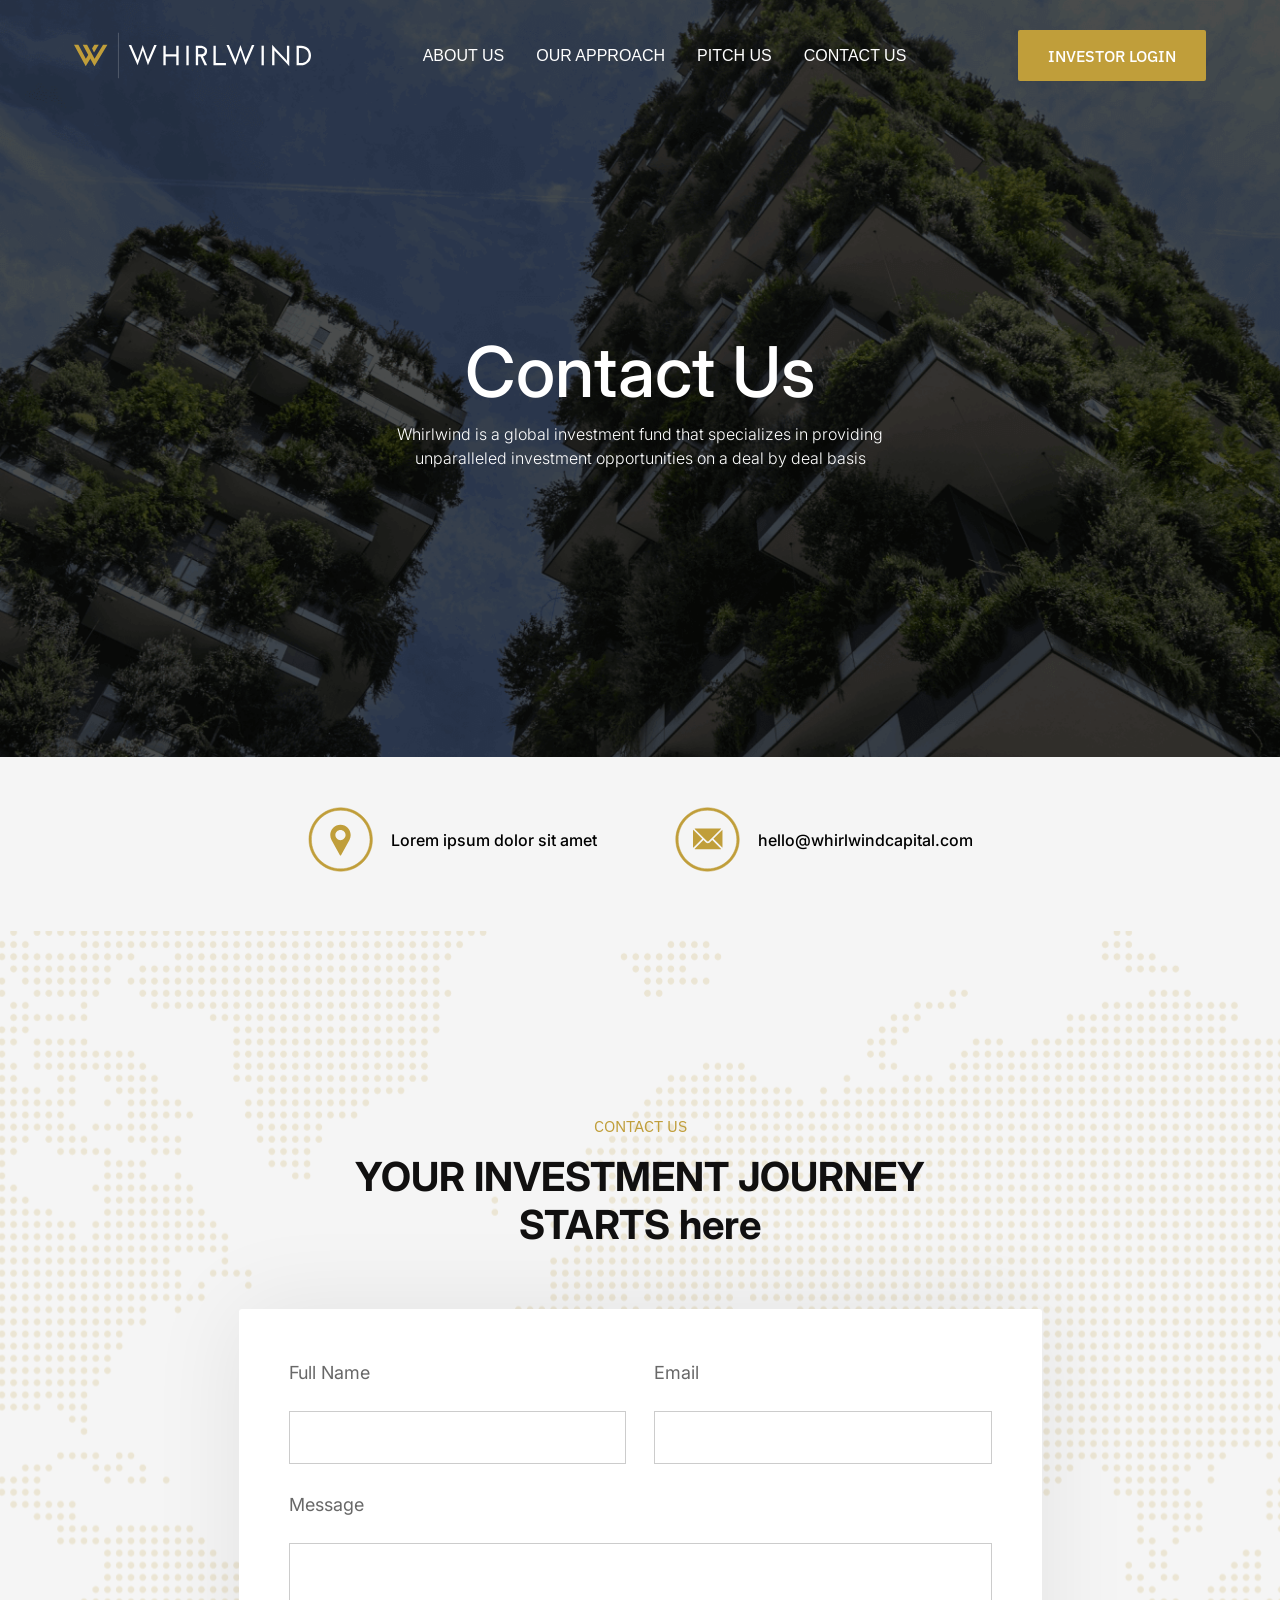
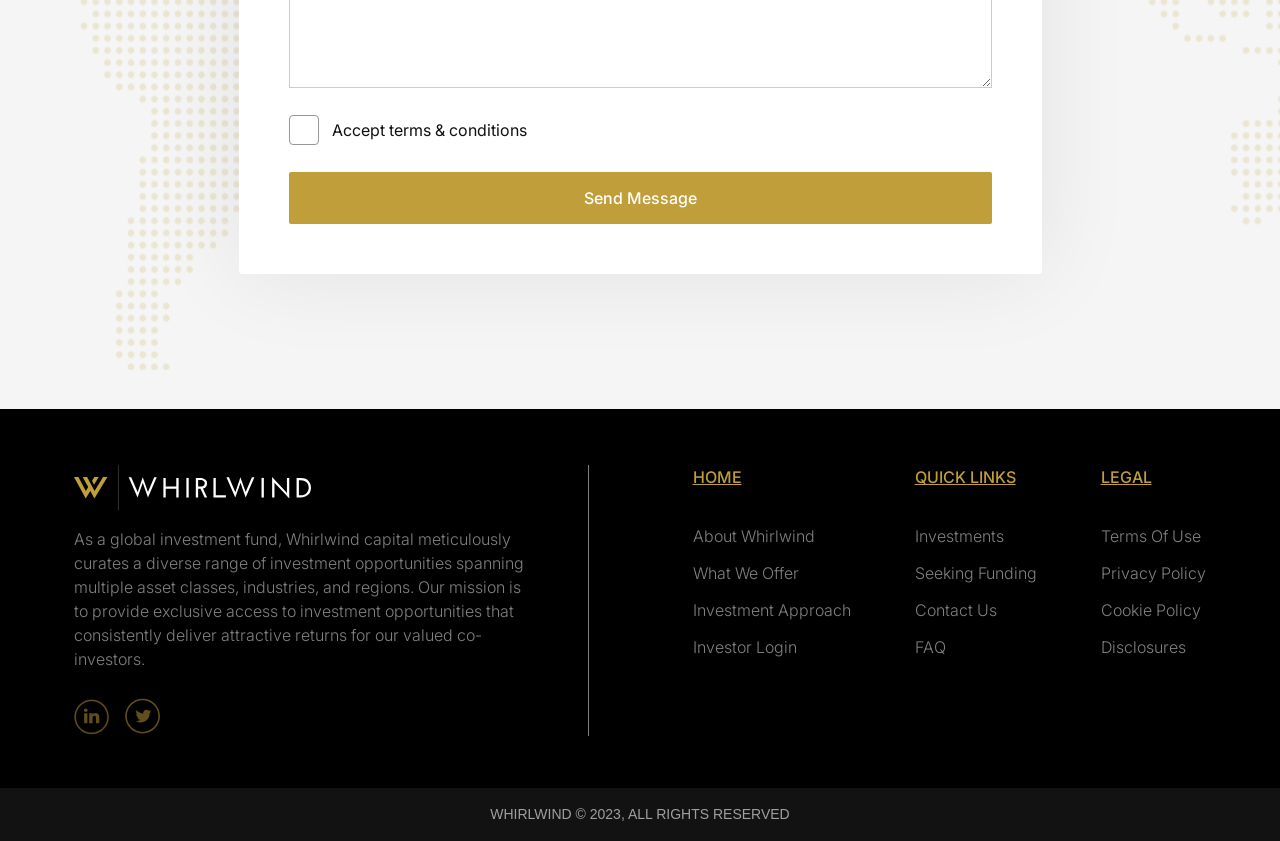
<file: app/contact-us.html>
<!DOCTYPE html>
<html lang="en">
<head>
	<meta charset="utf-8">
    <meta name="viewport" content="width=device-width, initial-scale=1">
	<meta http-equiv="X-UA-Compatible" content="ie=edge">
	<meta name="description" content="Whirlwind">
	<meta name="keywords" content="Whirlwind"/>
	<title>Whirlwind</title>
	<link href="https://fonts.cdnfonts.com/css/helvetica-2" rel="stylesheet">
	<link rel="preconnect" href="https://fonts.googleapis.com">
<link rel="preconnect" href="https://fonts.gstatic.com" crossorigin>
<link href="https://fonts.googleapis.com/css2?family=IBM+Plex+Sans:wght@100;200;300;400;500;600;700&family=Inter:wght@100;200;300;400;500;600;700;800;900&family=Manrope:wght@200;300;400;500;600;700;800&display=swap" rel="stylesheet">
	<link rel="stylesheet" href="https://stackpath.bootstrapcdn.com/bootstrap/5.0.0-alpha1/css/bootstrap.min.css" integrity="sha384-r4NyP46KrjDleawBgD5tp8Y7UzmLA05oM1iAEQ17CSuDqnUK2+k9luXQOfXJCJ4I" crossorigin="anonymous">
	<link rel="stylesheet" href="css/style.min.css">
</head>
<body>

<!-- start header -->
<header class="header">
	<div class="container-fluid">

		<div class="logo">
			<a href="index.html">
				<img src="img/logo.svg" alt="logo">
			</a>
		</div>

		<div class="menu">
			<ul>

				<li>
					<a href="#about">
						About us
					</a>
				</li>

				<li>
					<a href="our-approach.html">
						our approach
					</a>
				</li>

				<li>
					<a href="pitch-us.html">
						Pitch us
					</a>
				</li>

				<li>
					<a href="contact-us.html">
						contact us
					</a>
				</li>


			</ul>

			<div class="mobile-menu">
				<a href="" class="mobile-button">
					investor login
				</a>
				<img src="img/mobile-logo.svg" alt="logo" class="mobile-logo">

				<div class="mobile-social">
					<a href="">
						<img src="img/ln.svg" alt="linkedin">
					</a>
					<a href="">
						<img src="img/tw.svg" alt="twitter">
					</a>
				</div>
			</div>
		</div>

		<div class="menu-btn">
			<div class="menu-row"></div>
			<div class="menu-row"></div>
			<div class="menu-row"></div>
		</div>

		

		<a href="" class="button header__button">
			investor login
		</a>
	</div>
</header>
<!-- end header -->

<!-- start page main-screen -->
<section class="page-main-screen page-main-screen--contact">
	<div class="container-fluid">
		<h1 class="h1">
			Contact us
		</h1>
		<p class="light">Whirlwind is a global investment fund that specializes in providing unparalleled investment opportunities on a deal by deal basis
		</p>
	</div>
</section>
<!-- end page main-screen -->

<!-- start contact social -->
<section class="contact-social">
	<div class="container-fluid">

		<a href="" class="contact-social__item">
			<img src="img/map-icon.svg" alt="map icon">
			Lorem ipsum dolor sit amet 
		</a>

		<a href="" class="contact-social__item">
			<img src="img/mail-icon.svg" alt="mail icon">
			hello@whirlwindcapital.com
		</a>

	</div>
</section>
<!-- end contact social -->

<!-- start contact-form -->
<section class="contact-form-section">
	<div class="container-fluid">
		<div class="section-header text-center">
			<div class="sub-title">
				Contact us
			</div>
			<h2 class="h2 ">
				YOUR INVESTMENT JOURNEY <br>
				 STARTS here
			</h2>
		</div>

		<form id="form" class="contact-form">
			<div class="input-row">
				<div class="input-wrapper">
					<label for="" class="label text-18">Full Name</label>
					<input type="text" name="name" required class="input input-name" />
				</div>
				<div class="input-wrapper">
					<label for="" class="label text-18">Email</label>
			<input type="text" name="email" required class="input input-email"/>
			</div>
			</div>


			
			<div class="textarea-wrapper">
				<label for="" class="label text-18">Message</label>
			<textarea name="msg" id="" cols="30" rows="10" class="textarea" ></textarea>
			</div>

			<div class="check-box-row">
				<input type="checkbox" id="1" class="checkbox">
				<label for="1" class="checkbox-label"></label>
				<label for="1" class="checkbox-text-label">Accept terms & conditions</label>
			</div>
			<button class="submit-button button">Send Message</button>
		</form>
		
	</div>
</section>
<!-- end contact-form -->

<!-- start footer -->

<footer class="footer">
	<div class="container-fluid">
		<div class="footer__left">
			<a href="index.html" class="footer__logo">
				<img src="img/footer-logo.svg" alt="footer logo">
			</a>

			<p>
				As a global investment fund, Whirlwind capital meticulously curates a diverse range of investment opportunities spanning multiple asset classes, industries, and regions. Our mission is to provide exclusive access to investment opportunities that consistently deliver attractive returns for our valued co-investors.
			</p>

			<div class="footer__social">
				<a href="">
					<img src="img/in.svg" alt="linkedin">
				</a>
				<a href="">
					<img src="img/twitter.svg" alt="twitter">
				</a>
			</div>
		</div>

		<div class="footer__menu">

			<div class="footer__menu-col">

				<a href="" class="footer__menu-title">
					Home
				</a>

				<a href="" class="footer__menu-link">
					About Whirlwind
				</a>

				<a href="" class="footer__menu-link">
					what we offer
				</a>

				<a href="" class="footer__menu-link">
					Investment approach 
				</a>

				<a href="" class="footer__menu-link">
					Investor Login
				</a>

			</div>

			<div class="footer__menu-col">

				<a href="" class="footer__menu-title">
					Quick Links
				</a>

				<a href="" class="footer__menu-link">
					Investments
				</a>

				<a href="" class="footer__menu-link">
					Seeking Funding
				</a>

				<a href="" class="footer__menu-link">
					Contact Us 
				</a>

				<a href="" class="footer__menu-link">
					FAQ
				</a>

			</div>

			<div class="footer__menu-col">

				<a href="" class="footer__menu-title">
					Legal
				</a>

				<a href="" class="footer__menu-link">
					Terms of use
				</a>

				<a href="" class="footer__menu-link">
					Privacy Policy
				</a>

				<a href="" class="footer__menu-link">
					Cookie Policy
				</a>

				<a href="" class="footer__menu-link">
					Disclosures
				</a>

			</div>

		</div>
	</div>
	<div class="footer__bottom">
		WHIRLWIND © 2023, All Rights Reserved
	</div>
</footer>
<!-- end footer -->

<script
  src="https://code.jquery.com/jquery-3.7.0.min.js"
  integrity="sha256-2Pmvv0kuTBOenSvLm6bvfBSSHrUJ+3A7x6P5Ebd07/g="
  crossorigin="anonymous"></script>
	<script src="js/main.js"></script>
	<script type="text/javascript">
		$(document).ready(function() {
	
	$("#form").submit(function() {
		$.ajax({
			type: "POST",
			url: "mail.php",
			data: $(this).serialize()
		}).done(function() {
			$(this).find("input").val("");
			alert("Thank you! Message successfully sent!");
			$("#form").trigger("reset");
		});
		return false;
	});
	
	});
</body>
</html>
</file>
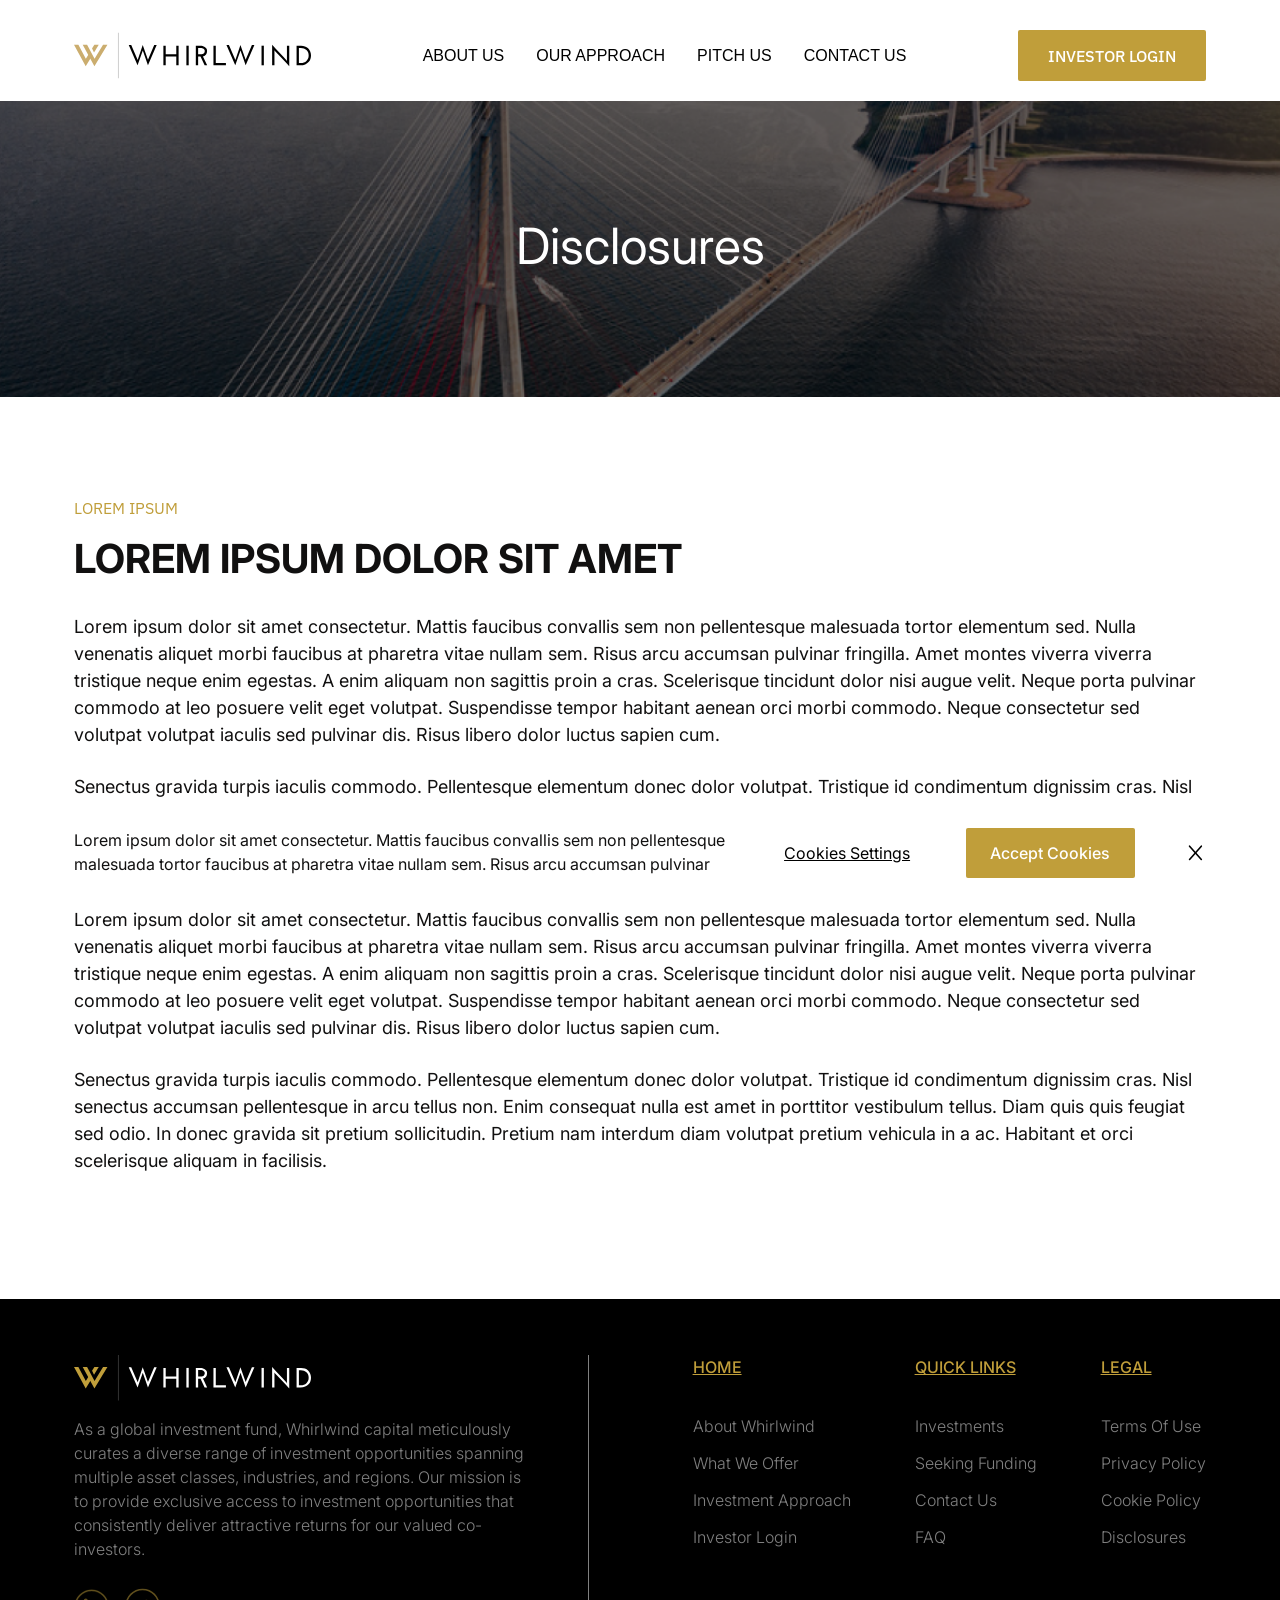
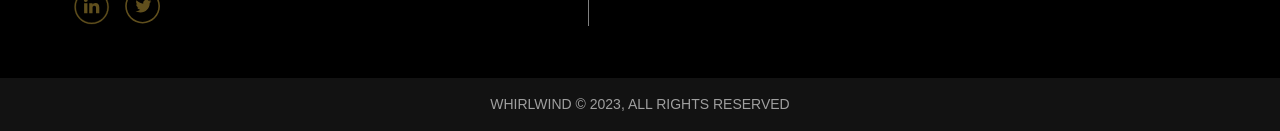
<file: app/disclosures.html>
<!DOCTYPE html>
<html lang="en">
<head>
	<meta charset="utf-8">
    <meta name="viewport" content="width=device-width, initial-scale=1">
	<meta http-equiv="X-UA-Compatible" content="ie=edge">
	<meta name="description" content="Whirlwind">
	<meta name="keywords" content="Whirlwind"/>
	<title>Whirlwind</title>
	<link href="https://fonts.cdnfonts.com/css/helvetica-2" rel="stylesheet">
	<link rel="preconnect" href="https://fonts.googleapis.com">
<link rel="preconnect" href="https://fonts.gstatic.com" crossorigin>
<link href="https://fonts.googleapis.com/css2?family=IBM+Plex+Sans:wght@100;200;300;400;500;600;700&family=Inter:wght@100;200;300;400;500;600;700;800;900&family=Manrope:wght@200;300;400;500;600;700;800&display=swap" rel="stylesheet">
	<link rel="stylesheet" href="https://stackpath.bootstrapcdn.com/bootstrap/5.0.0-alpha1/css/bootstrap.min.css" integrity="sha384-r4NyP46KrjDleawBgD5tp8Y7UzmLA05oM1iAEQ17CSuDqnUK2+k9luXQOfXJCJ4I" crossorigin="anonymous">
	<link rel="stylesheet" href="css/style.min.css">
</head>
<body>

<!-- start header -->
<header class="header header--white">
	<div class="container-fluid">

		<div class="logo">
			<a href="index.html">
				<img src="img/logo-black.svg" alt="logo" class="logo-black">
				<img src="img/logo.svg" alt="logo" class="logo-white">
			</a>
		</div>

		<div class="menu">
			<ul>

				<li>
					<a href="#about">
						About us
					</a>
				</li>

				<li>
					<a href="our-approach.html">
						our approach
					</a>
				</li>

				<li>
					<a href="pitch-us.html">
						Pitch us
					</a>
				</li>

				<li>
					<a href="contact-us.html">
						contact us
					</a>
				</li>


			</ul>

			<div class="mobile-menu">
				<a href="" class="mobile-button">
					investor login
				</a>
				<img src="img/mobile-logo.svg" alt="" class="mobile-logo">

				<div class="mobile-social">
					<a href="">
						<img src="img/ln.svg" alt="linkedin">
					</a>
					<a href="">
						<img src="img/tw.svg" alt="twitter">
					</a>
				</div>
			</div>
		</div>

		<div class="menu-btn">
			<div class="menu-row"></div>
			<div class="menu-row"></div>
			<div class="menu-row"></div>
		</div>

		

		<a href="" class="button header__button">
			investor login
		</a>
	</div>
</header>
<!-- end header -->

<!-- start terms main-screen -->
<section class="terms-main-screen">
	<div class="container-fluid">
		<div class="terms-main-screen__title text-center">
			Disclosures
		</div>
	</div>
</section>
<!-- end terms main-screen -->

<!-- start terms content -->
<section class="terms">
	<div class="container-fluid">

		<div class="section-header section-header--margin">
			<div class="sub-title">
				Lorem ipsum
			</div>
			<h2 class="h2">
				LOREM IPSUM DOLOR SIT AMET
			</h2>
		</div>

		<div class="text-18">
			Lorem ipsum dolor sit amet consectetur. Mattis faucibus convallis sem non pellentesque malesuada tortor elementum sed. Nulla venenatis aliquet morbi faucibus at pharetra vitae nullam sem. Risus arcu accumsan pulvinar fringilla. Amet montes viverra viverra tristique neque enim egestas. A enim aliquam non sagittis proin a cras. Scelerisque tincidunt dolor nisi augue velit. Neque porta pulvinar commodo at leo posuere velit eget volutpat. Suspendisse tempor habitant aenean orci morbi commodo. Neque consectetur sed volutpat volutpat iaculis sed pulvinar dis. Risus libero dolor luctus sapien cum.
		</div>

		<div class="text-18">
			Senectus gravida turpis iaculis commodo. Pellentesque elementum donec dolor volutpat. Tristique id condimentum dignissim cras. Nisl senectus accumsan pellentesque in arcu tellus non. Enim consequat nulla est amet in porttitor vestibulum tellus. Diam quis quis feugiat sed odio. In donec gravida sit pretium sollicitudin. Pretium nam interdum diam volutpat pretium vehicula in a ac. Habitant et orci scelerisque aliquam in facilisis.
		</div>

		<div class="text-18">
			Lorem ipsum dolor sit amet consectetur. Mattis faucibus convallis sem non pellentesque malesuada tortor elementum sed. Nulla venenatis aliquet morbi faucibus at pharetra vitae nullam sem. Risus arcu accumsan pulvinar fringilla. Amet montes viverra viverra tristique neque enim egestas. A enim aliquam non sagittis proin a cras. Scelerisque tincidunt dolor nisi augue velit. Neque porta pulvinar commodo at leo posuere velit eget volutpat. Suspendisse tempor habitant aenean orci morbi commodo. Neque consectetur sed volutpat volutpat iaculis sed pulvinar dis. Risus libero dolor luctus sapien cum.
		</div>

		<div class="text-18">
			Senectus gravida turpis iaculis commodo. Pellentesque elementum donec dolor volutpat. Tristique id condimentum dignissim cras. Nisl senectus accumsan pellentesque in arcu tellus non. Enim consequat nulla est amet in porttitor vestibulum tellus. Diam quis quis feugiat sed odio. In donec gravida sit pretium sollicitudin. Pretium nam interdum diam volutpat pretium vehicula in a ac. Habitant et orci scelerisque aliquam in facilisis.
		</div>


		

	</div>
</section>
<!-- end terms content -->



<!-- start footer -->

<footer class="footer">
	<div class="container-fluid">
		<div class="footer__left">
			<a href="index.html" class="footer__logo">
				<img src="img/footer-logo.svg" alt="">
			</a>

			<p>
				As a global investment fund, Whirlwind capital meticulously curates a diverse range of investment opportunities spanning multiple asset classes, industries, and regions. Our mission is to provide exclusive access to investment opportunities that consistently deliver attractive returns for our valued co-investors.
			</p>

			<div class="footer__social">
				<a href="">
					<img src="img/in.svg" alt="linkedin">
				</a>
				<a href="">
					<img src="img/twitter.svg" alt="twitter">
				</a>
			</div>
		</div>

		<div class="footer__menu">

			<div class="footer__menu-col">

				<a href="" class="footer__menu-title">
					Home
				</a>

				<a href="" class="footer__menu-link">
					About Whirlwind
				</a>

				<a href="" class="footer__menu-link">
					what we offer
				</a>

				<a href="" class="footer__menu-link">
					Investment approach 
				</a>

				<a href="" class="footer__menu-link">
					Investor Login
				</a>

			</div>

			<div class="footer__menu-col">

				<a href="" class="footer__menu-title">
					Quick Links
				</a>

				<a href="" class="footer__menu-link">
					Investments
				</a>

				<a href="" class="footer__menu-link">
					Seeking Funding
				</a>

				<a href="" class="footer__menu-link">
					Contact Us 
				</a>

				<a href="" class="footer__menu-link">
					FAQ
				</a>

			</div>

			<div class="footer__menu-col">

				<a href="" class="footer__menu-title">
					Legal
				</a>

				<a href="" class="footer__menu-link">
					Terms of use
				</a>

				<a href="" class="footer__menu-link">
					Privacy Policy
				</a>

				<a href="" class="footer__menu-link">
					Cookie Policy
				</a>

				<a href="" class="footer__menu-link">
					Disclosures
				</a>

			</div>

		</div>
	</div>
	<div class="footer__bottom">
		WHIRLWIND © 2023, All Rights Reserved
	</div>
</footer>
<!-- end footer -->

<!-- start cookies modal -->
<div class="cookies">
	<div class="container-fluid">
		<div class="cookies-text">
			Lorem ipsum dolor sit amet consectetur. Mattis faucibus convallis sem non pellentesque malesuada tortor
faucibus at pharetra vitae nullam sem. Risus arcu accumsan pulvinar
		</div>

		<div class="right-cookies">

			<div class="cookies-button">
				<div class="link cookies-setting-btn">
					cookies Settings
				</div>

				<div class="button accept-cookies">
					Accept Cookies
				</div>			
			</div>		
			<img src="img/close.svg" alt="" class="close-cookies">
		</div>


	</div>
</div>
<!-- end cookies modal -->

<!-- start cookies setting -->
<div class="cookies-setting">
	<div class="cookies-setting__modal">
		<img src="img/logo-black.svg" alt="logo" class="modal-logo">

		<div class="text-18 bold">
			Manage your Cookies
		</div>

		<div class="modal-text">
			<p>
Lorem ipsum dolor sit amet consectetur. Tincidunt id blandit tellus auctor odio et convallis. Amet vitae facilisi commodo lacus. Nec orci adipiscing velit non magnis mollis. Massa nunc aenean turpis amet commodo. Lorem eu libero sit lacus lorem semper at nunc amet.
			</p>

			<p>
Pellentesque duis mauris eget metus dignissim quam augue. Dictum nulla semper sapien eget diam nunc velit. Consectetur sed tellus sed integer id enim sed arcu aliquam. Nascetur sed id elit sed. Penatibus ornare id aliquet viverra sit neque. Varius elit sed tempor at.
Vulputate suscipit ut nisi non pharetra non lectus commodo. Iaculis phasellus vitae nisl rutrum.
			</p>
			


		</div>

		<div class="button button--transparent allow-cookies">
			Allow Cookies
		</div>

		<div class="setting-wrapper">

			<div class="setting-item">
				<div class="text-18 bold">
					Lorem ipsum dolor sit amet
				</div>

		<label class="switch">
			<input type="checkbox" checked class="input-checkbox">
			<span class="slider round"></span>
		</label>

			</div>

			<div class="setting-item">
				<div class="text-18 bold">
					Lorem ipsum dolor sit amet
				</div>

		<label class="switch">
			<input type="checkbox" checked class="input-checkbox">
			<span class="slider round"></span>
		</label>

			</div>

			<div class="setting-item">
				<div class="text-18 bold">
					Lorem ipsum dolor sit amet
				</div>

		<label class="switch">
			<input type="checkbox" checked class="input-checkbox">
			<span class="slider round"></span>
		</label>

			</div>

			<div class="setting-item">
				<div class="text-18 bold">
					Lorem ipsum dolor sit amet
				</div>

		<label class="switch">
			<input type="checkbox" checked class="input-checkbox">
			<span class="slider round"></span>
		</label>

			</div>

		</div>

		<div href="" class="button confirm-cookies">
			Confirm Cookies
		<div/>


	</div>
</div>
<!-- end cookies setting -->

<script
  src="https://code.jquery.com/jquery-3.7.0.min.js"
  integrity="sha256-2Pmvv0kuTBOenSvLm6bvfBSSHrUJ+3A7x6P5Ebd07/g="
  crossorigin="anonymous"></script>
	<script src="js/main.js"></script>
	<script type="text/javascript">
		$(document).ready(function() {
	
	$("#form").submit(function() {
		$.ajax({
			type: "POST",
			url: "mail.php",
			data: $(this).serialize()
		}).done(function() {
			$(this).find("input").val("");
			alert("Thank you! Message successfully sent!");
			$("#form").trigger("reset");
		});
		return false;
	});
	
	});
</script>
</body>
</html>
</file>
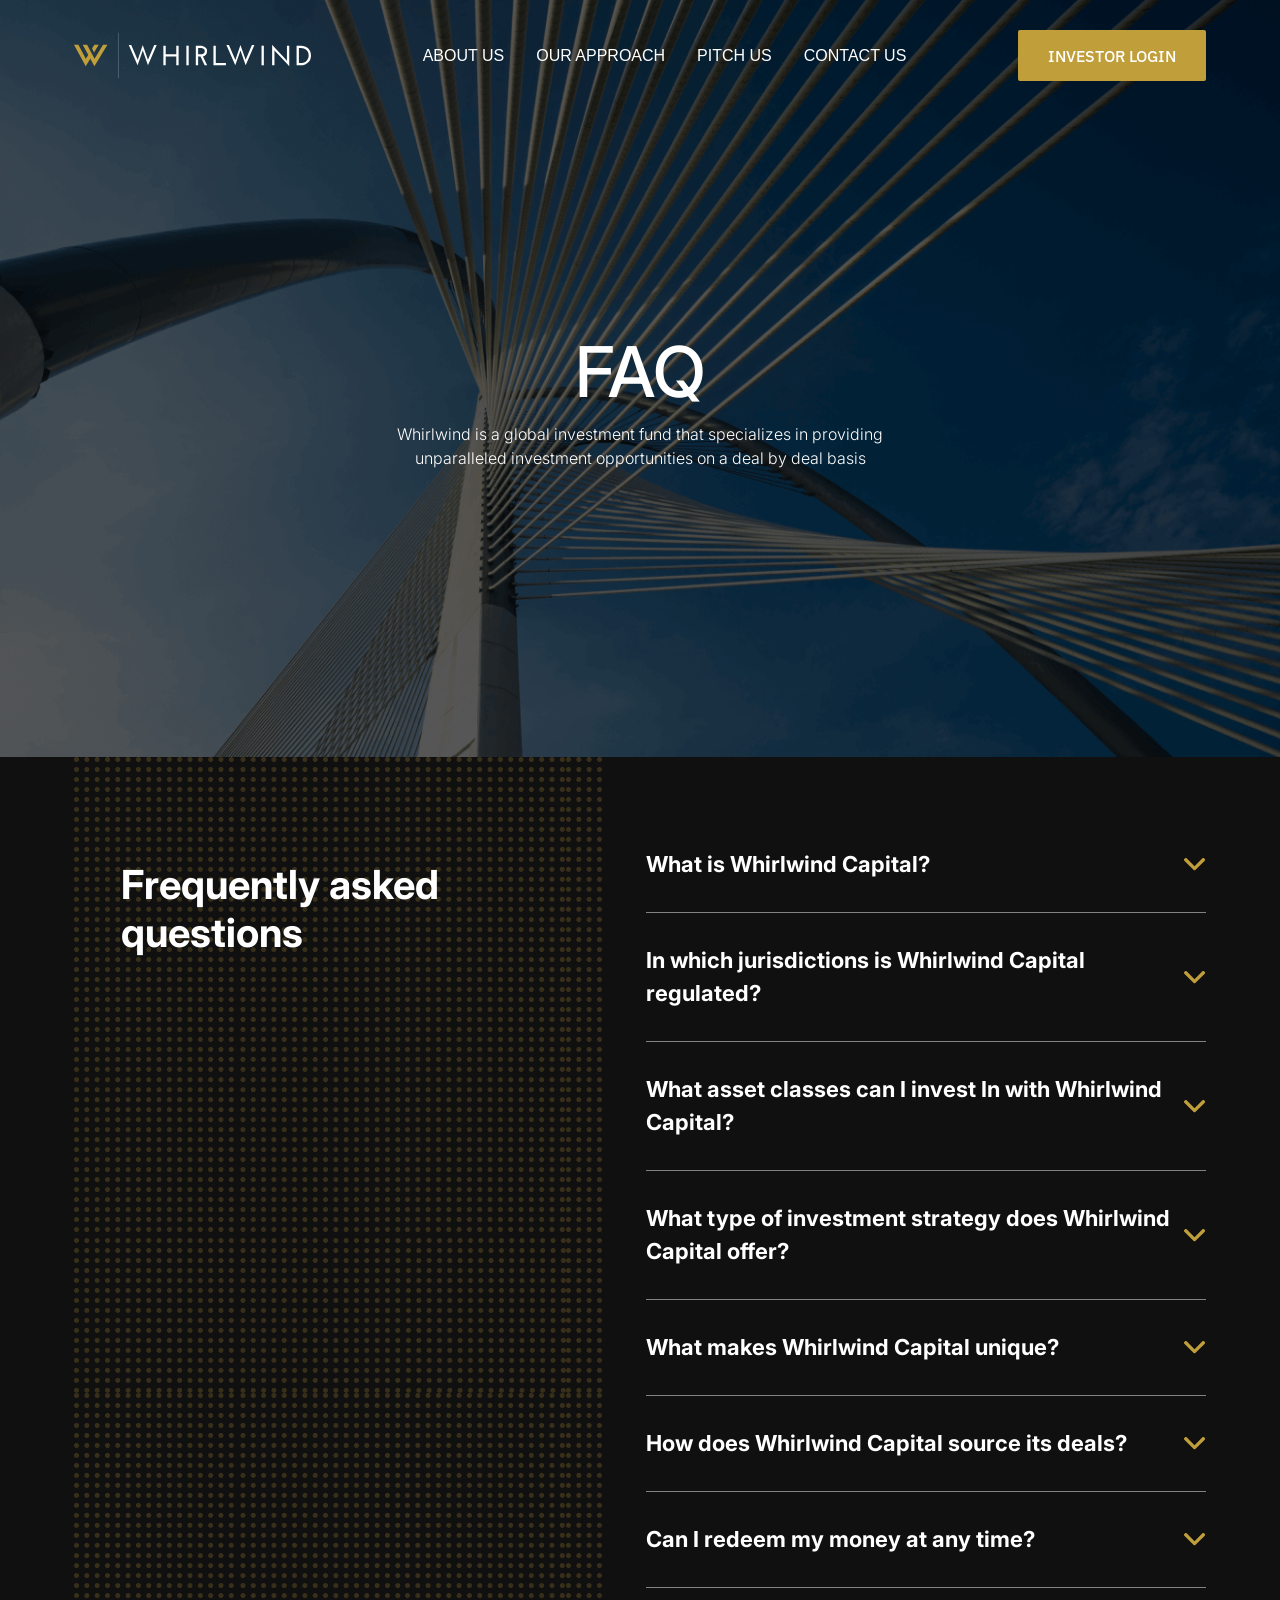
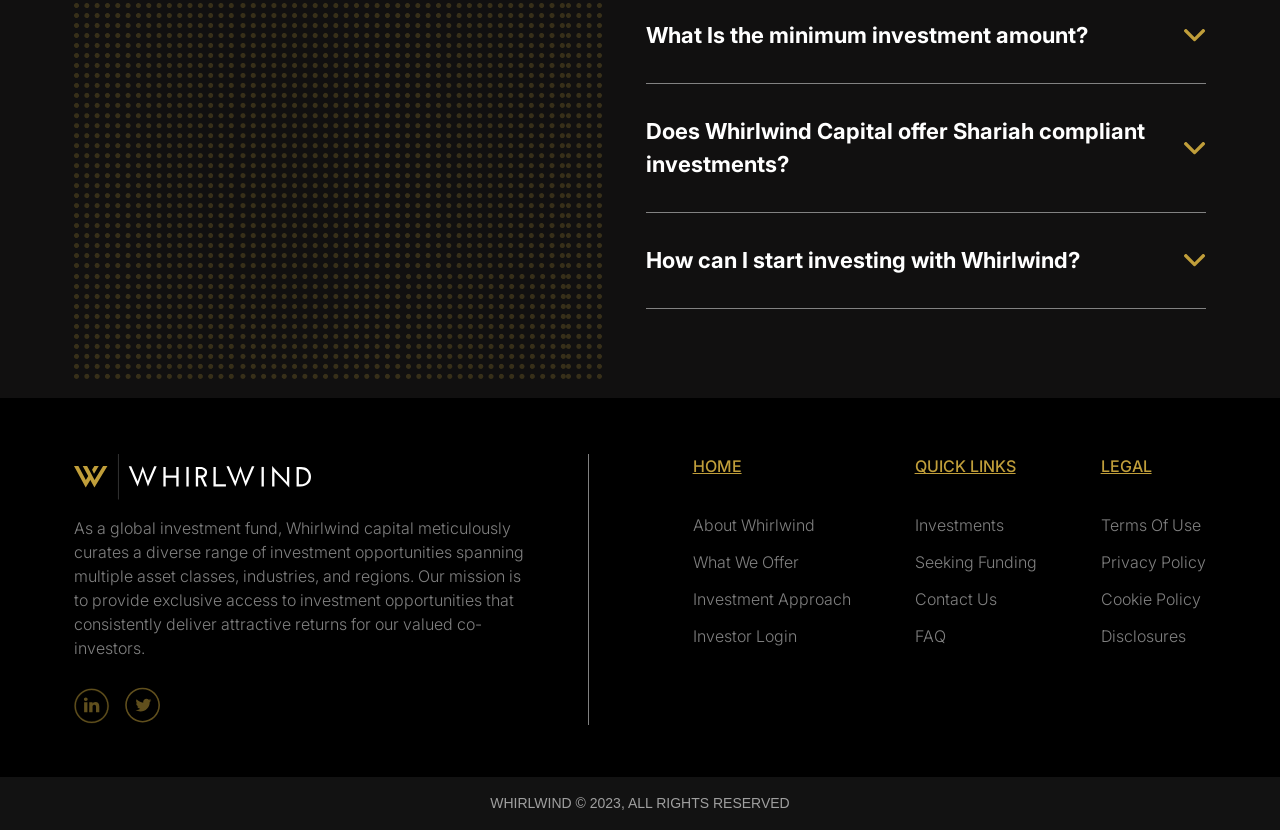
<file: app/faq.html>
<!DOCTYPE html>
<html lang="en">
<head>
	<meta charset="utf-8">
    <meta name="viewport" content="width=device-width, initial-scale=1">
	<meta http-equiv="X-UA-Compatible" content="ie=edge">
	<meta name="description" content="Whirlwind">
	<meta name="keywords" content="Whirlwind"/>
	<title>Whirlwind</title>
	<link href="https://fonts.cdnfonts.com/css/helvetica-2" rel="stylesheet">
	<link rel="preconnect" href="https://fonts.googleapis.com">
<link rel="preconnect" href="https://fonts.gstatic.com" crossorigin>
<link href="https://fonts.googleapis.com/css2?family=IBM+Plex+Sans:wght@100;200;300;400;500;600;700&family=Inter:wght@100;200;300;400;500;600;700;800;900&family=Manrope:wght@200;300;400;500;600;700;800&display=swap" rel="stylesheet">
	<link rel="stylesheet" href="https://stackpath.bootstrapcdn.com/bootstrap/5.0.0-alpha1/css/bootstrap.min.css" integrity="sha384-r4NyP46KrjDleawBgD5tp8Y7UzmLA05oM1iAEQ17CSuDqnUK2+k9luXQOfXJCJ4I" crossorigin="anonymous">
	<link rel="stylesheet" href="css/style.min.css">
</head>
<body>

<!-- start header -->
<header class="header">
	<div class="container-fluid">

		<div class="logo">
			<a href="index.html">
				<img src="img/logo.svg" alt="logo">
			</a>
		</div>

		<div class="menu">
			<ul>

				<li>
					<a href="#about">
						About us
					</a>
				</li>

				<li>
					<a href="our-approach.html">
						our approach
					</a>
				</li>

				<li>
					<a href="pitch-us.html">
						Pitch us
					</a>
				</li>

				<li>
					<a href="contact-us.html">
						contact us
					</a>
				</li>


			</ul>

			<div class="mobile-menu">
				<a href="" class="mobile-button">
					investor login
				</a>
				<img src="img/mobile-logo.svg" alt="" class="mobile-logo">

				<div class="mobile-social">
					<a href="">
						<img src="img/ln.svg" alt="linkedin">
					</a>
					<a href="">
						<img src="img/tw.svg" alt="twitter">
					</a>
				</div>
			</div>
		</div>

		<div class="menu-btn">
			<div class="menu-row"></div>
			<div class="menu-row"></div>
			<div class="menu-row"></div>
		</div>

		

		<a href="" class="button header__button">
			investor login
		</a>
	</div>
</header>
<!-- end header -->

<!-- start page main-screen -->
<section class="page-main-screen page-main-screen--faq">
	<div class="container-fluid">
		<h1 class="h1">
			FAQ
		</h1>
		<p class="light">Whirlwind is a global investment fund that specializes in providing unparalleled investment opportunities on a deal by deal basis
		</p>
	</div>
</section>
<!-- end page main-screen -->



<!-- start faq -->
<section class="faq faq--page">
	<div class="container-fluid">
		<div class="faq-wrapper">
			<div class="faq__title-wrapper">
					<h2 class="h2">
						Frequently asked <br>
questions
					</h2>
				

			</div>

			<div class="faq-content">
				<div class="accordion-black">

					<div class="accordion-black__item">
						<div class="accordion-black__item-header">
							<div class="accordion__item-title">
								What is Whirlwind Capital?
							</div>
							<img src="img/arrow.svg" alt="arrow">
						</div>
						<div class="accordion-black__item-text">
							Whirlwind Capital is a global investment fund, focused on curating a diverse range of investment opportunities spanning multiple asset classes, industries, and regions.
						</div>
					</div>

					<div class="accordion-black__item">
						<div class="accordion-black__item-header">
							<div class="accordion__item-title">
								In which jurisdictions is Whirlwind Capital regulated?
							</div>
							<img src="img/arrow.svg" alt="arrow">
						</div>
						<div class="accordion-black__item-text">
							The operations of Whirlwind Capital currently falls under the regulatory oversight of the British Virgin Islands.
						</div>
					</div>

					<div class="accordion-black__item">
						<div class="accordion-black__item-header">
							<div class="accordion__item-title">
								What asset classes can I invest In with Whirlwind Capital?
							</div>
							<img src="img/arrow.svg" alt="arrow">
						</div>
						<div class="accordion-black__item-text">
							Whirlwind Capital specializes in alternative investments, which includes private equity, real estate, private credit and infrastructure.
						</div>
					</div>

					<div class="accordion-black__item">
						<div class="accordion-black__item-header">
							<div class="accordion__item-title">
								What type of investment strategy does Whirlwind Capital offer?
							</div>
							<img src="img/arrow.svg" alt="arrow">
						</div>
						<div class="accordion-black__item-text">
							At Whirlwind, we follow a dynamic approach to investment, focusing on 
deal-by-deal opportunities that span various stages and industries. 
Our strategy is rooted in identifying exceptional companies, 
both established and growth-oriented from around the globe.
						</div>
					</div>

					<div class="accordion-black__item">
						<div class="accordion-black__item-header">
							<div class="accordion__item-title">
								What makes Whirlwind Capital unique?
							</div>
							<img src="img/arrow.svg" alt="arrow">
						</div>
						<div class="accordion-black__item-text">
							At Whirlwind our strategy is unconstrained by asset class, industry, sector, or geography. Taking advantage of our global footprint, we provide co-investors with access to key international markets and deals across the globe.
						</div>
					</div>

					<div class="accordion-black__item">
						<div class="accordion-black__item-header">
							<div class="accordion__item-title">
								How does Whirlwind Capital source its deals?
							</div>
							<img src="img/arrow.svg" alt="arrow">
						</div>
						<div class="accordion-black__item-text">
							By partnering with us, investors can access a wide range of exclusive investment opportunities while benefiting from our expertise, network, and proven track record.
						</div>
					</div>

					<div class="accordion-black__item">
						<div class="accordion-black__item-header">
							<div class="accordion__item-title">
								Can I redeem my money at any time?
							</div>
							<img src="img/arrow.svg" alt="">
						</div>
						<div class="accordion-black__item-text">
							Our far reaching network and wide ranging relationships allow us to source 
quality deal flow not readily accessible to individual investors.
						</div>
					</div>

					<div class="accordion-black__item">
						<div class="accordion-black__item-header">
							<div class="accordion__item-title">
								What Is the minimum investment amount?
							</div>
							<img src="img/arrow.svg" alt="arrow">
						</div>
						<div class="accordion-black__item-text">
							A minimum capital commitment of $250,000 is required to start investing with Whirlwind Capital. To learn more, please request an invite to join our exclusive investment platform and a member of our experienced investor team will review your request and assist you with the process.
						</div>
					</div>

					<div class="accordion-black__item">
						<div class="accordion-black__item-header">
							<div class="accordion__item-title">
								Does Whirlwind Capital offer Shariah compliant investments?
							</div>
							<img src="img/arrow.svg" alt="">
						</div>
						<div class="accordion-black__item-text">
							Whirlwind offers Shariah-compliant investment opportunities in multiple asset classes which have been vetted and approved by certified Shariah scholars 
who sit on our Shariah advisory board. To know more about our Shariah compliant investments please reach out to us by emailing hello@whirlwindcapital.com
						</div>
					</div>

					<div class="accordion-black__item">
						<div class="accordion-black__item-header">
							<div class="accordion__item-title">
								How can I start investing with Whirlwind?
							</div>
							<img src="img/arrow.svg" alt="arrow">
						</div>
						<div class="accordion-black__item-text">
							Please request an invitation to join the Whirlwind Investment platform. Following your application a member of the Whirlwind team investor team will review your request and provide assistance throughout the onboarding process should you meet the qualifying criteria.
						</div>
					</div>

				

				</div>

				



			</div>
		</div>
	</div>
</section>
<!-- end faq -->

<!-- start footer -->
<footer class="footer">
	<div class="container-fluid">
		<div class="footer__left">
			<a href="index.html" class="footer__logo">
				<img src="img/footer-logo.svg" alt="">
			</a>

			<p>
				As a global investment fund, Whirlwind capital meticulously curates a diverse range of investment opportunities spanning multiple asset classes, industries, and regions. Our mission is to provide exclusive access to investment opportunities that consistently deliver attractive returns for our valued co-investors.
			</p>

			<div class="footer__social">
				<a href="">
					<img src="img/in.svg" alt="linkedin">
				</a>
				<a href="">
					<img src="img/twitter.svg" alt="twitter">
				</a>
			</div>
		</div>

		<div class="footer__menu">

			<div class="footer__menu-col">

				<a href="" class="footer__menu-title">
					Home
				</a>

				<a href="" class="footer__menu-link">
					About Whirlwind
				</a>

				<a href="" class="footer__menu-link">
					what we offer
				</a>

				<a href="" class="footer__menu-link">
					Investment approach 
				</a>

				<a href="" class="footer__menu-link">
					Investor Login
				</a>

			</div>

			<div class="footer__menu-col">

				<a href="" class="footer__menu-title">
					Quick Links
				</a>

				<a href="" class="footer__menu-link">
					Investments
				</a>

				<a href="" class="footer__menu-link">
					Seeking Funding
				</a>

				<a href="" class="footer__menu-link">
					Contact Us 
				</a>

				<a href="" class="footer__menu-link">
					FAQ
				</a>

			</div>

			<div class="footer__menu-col">

				<a href="" class="footer__menu-title">
					Legal
				</a>

				<a href="" class="footer__menu-link">
					Terms of use
				</a>

				<a href="" class="footer__menu-link">
					Privacy Policy
				</a>

				<a href="" class="footer__menu-link">
					Cookie Policy
				</a>

				<a href="" class="footer__menu-link">
					Disclosures
				</a>

			</div>

		</div>
	</div>
	<div class="footer__bottom">
		WHIRLWIND © 2023, All Rights Reserved
	</div>
</footer>
<!-- end footer -->

<script
  src="https://code.jquery.com/jquery-3.7.0.min.js"
  integrity="sha256-2Pmvv0kuTBOenSvLm6bvfBSSHrUJ+3A7x6P5Ebd07/g="
  crossorigin="anonymous"></script>
	<script src="js/main.js"></script>
</body>
</html>
</file>
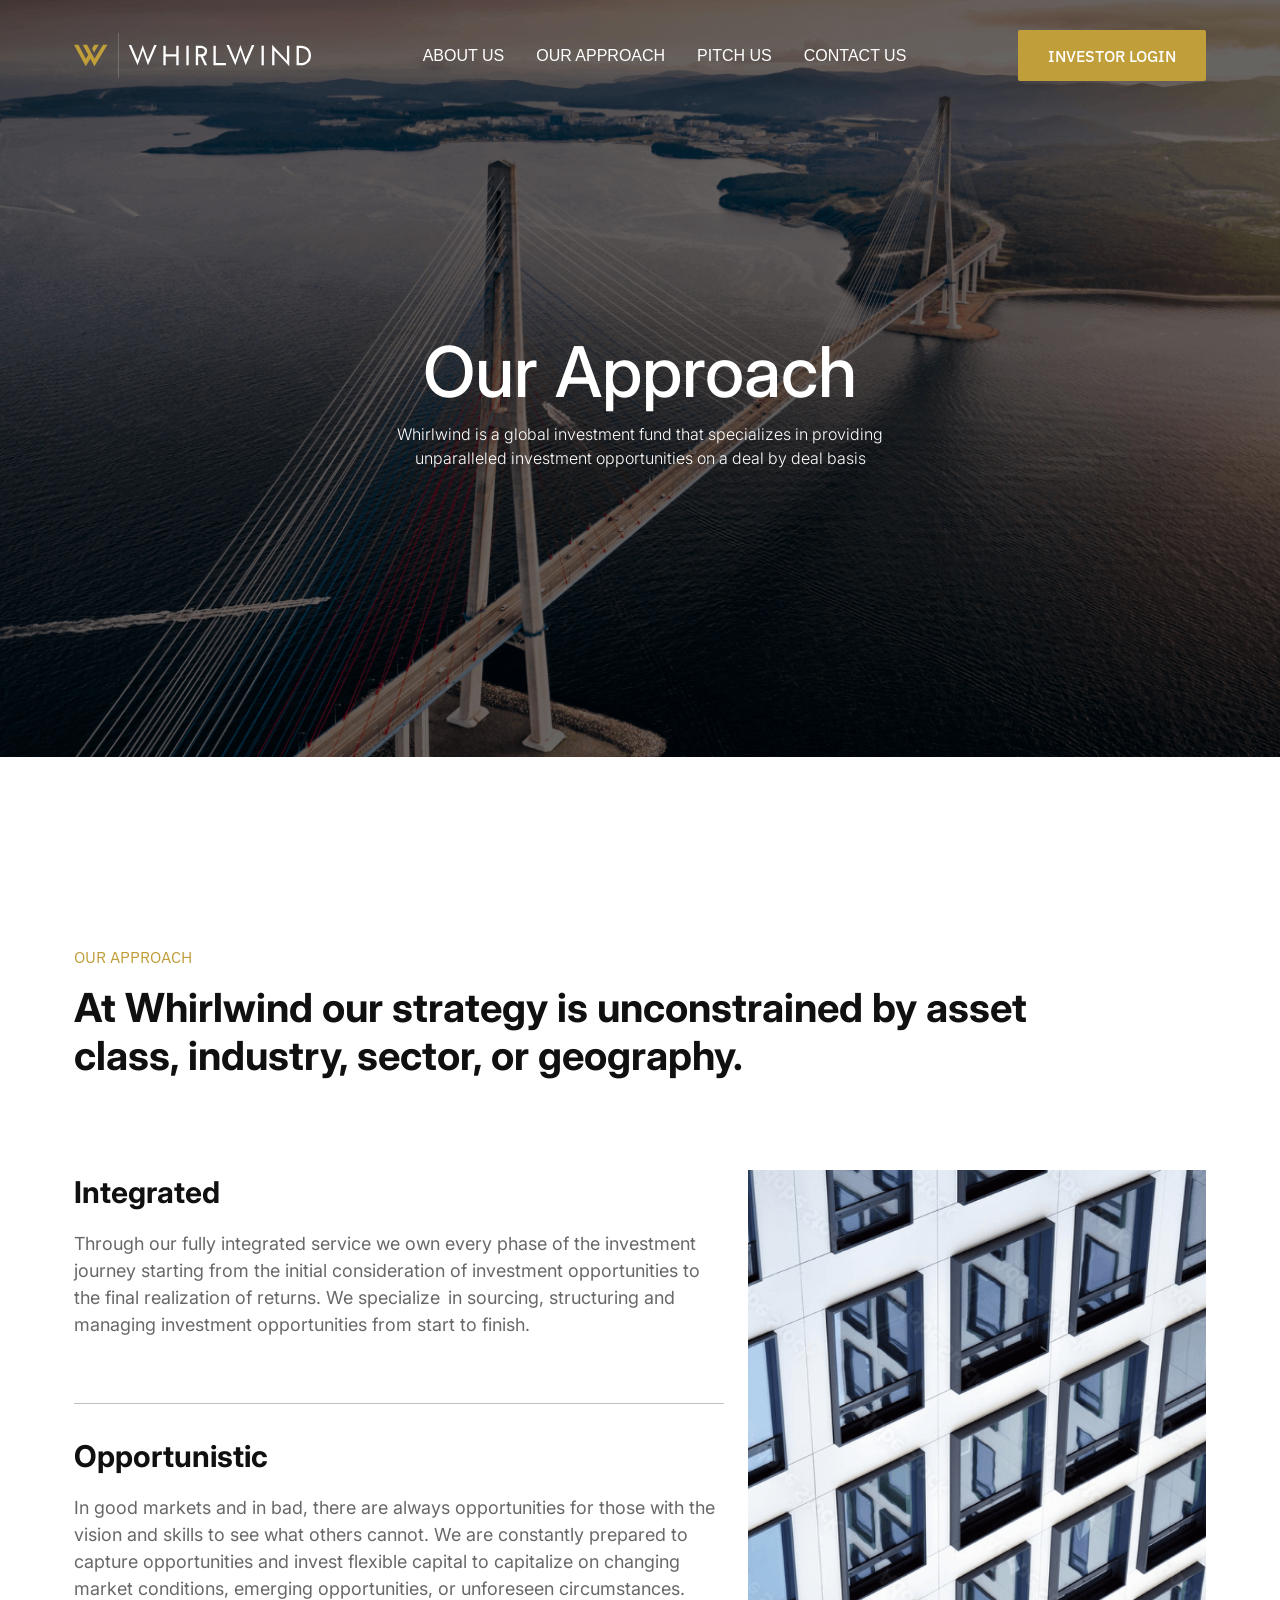
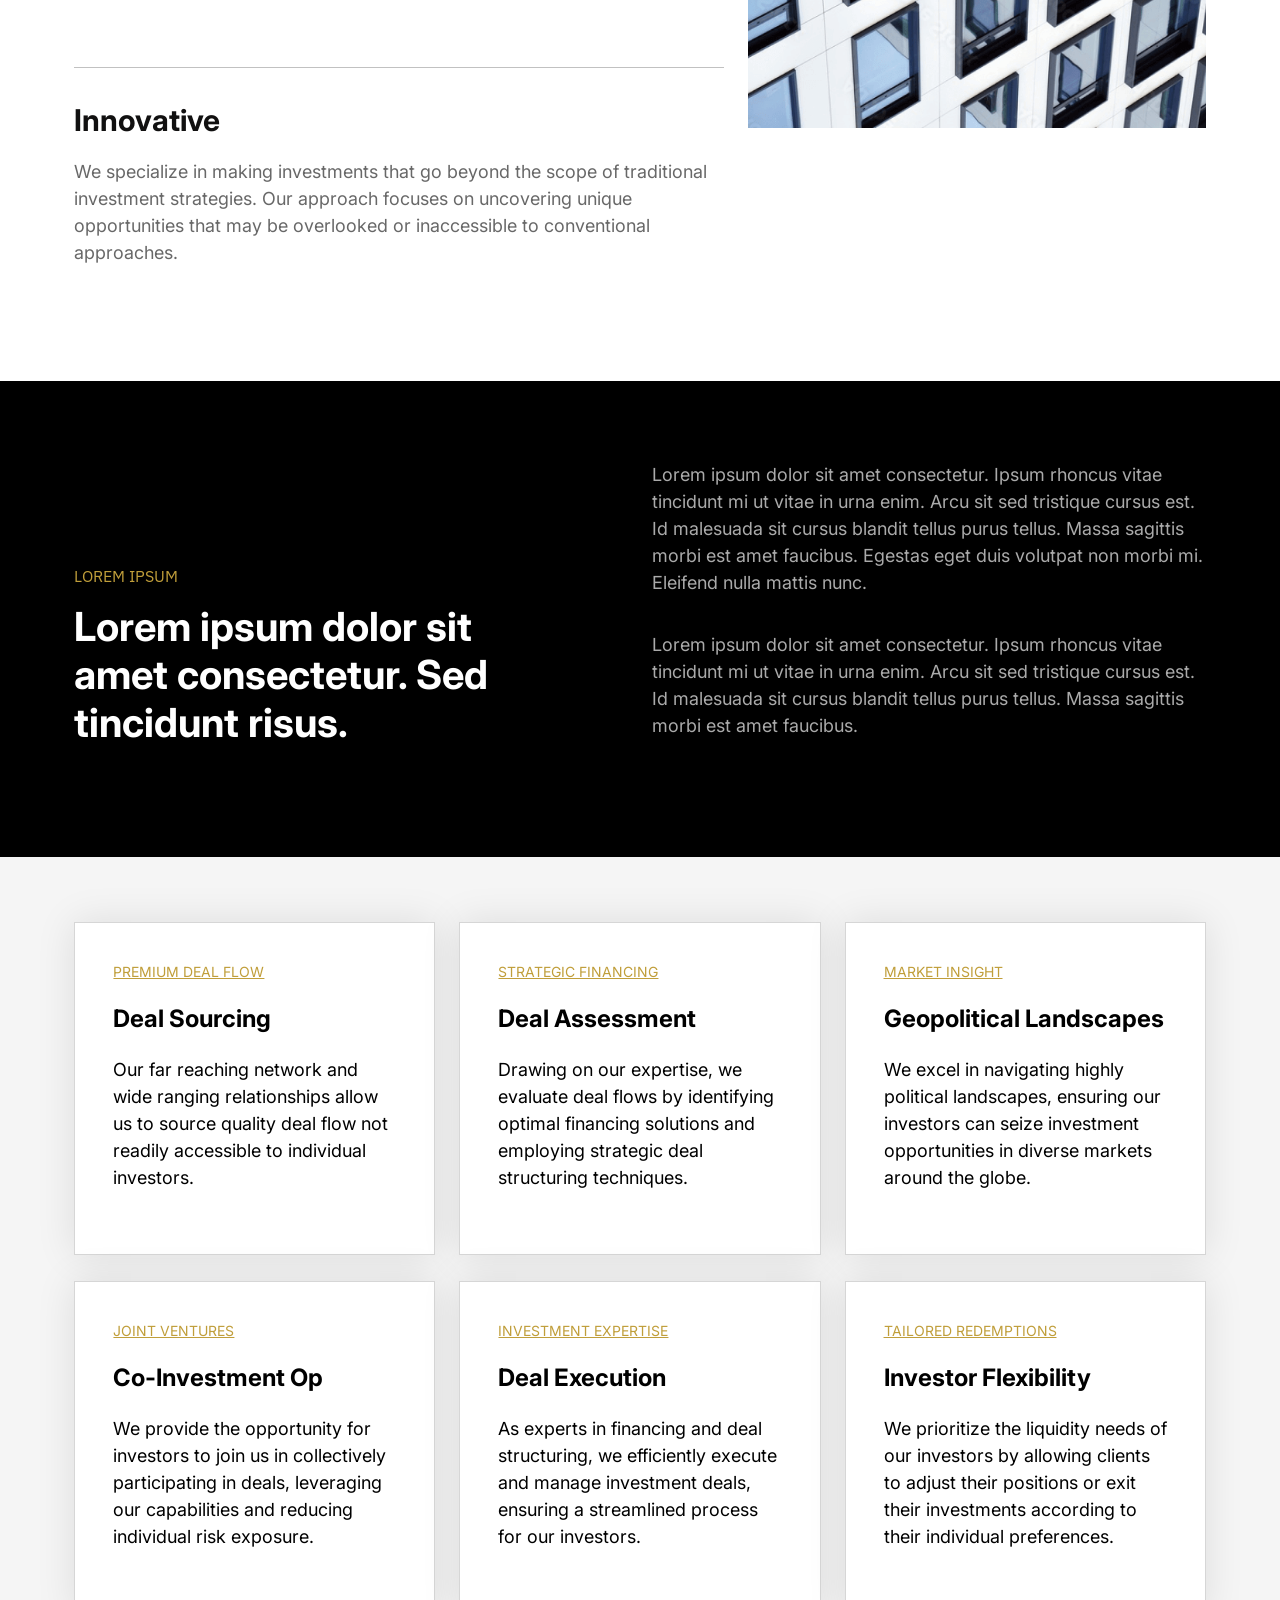
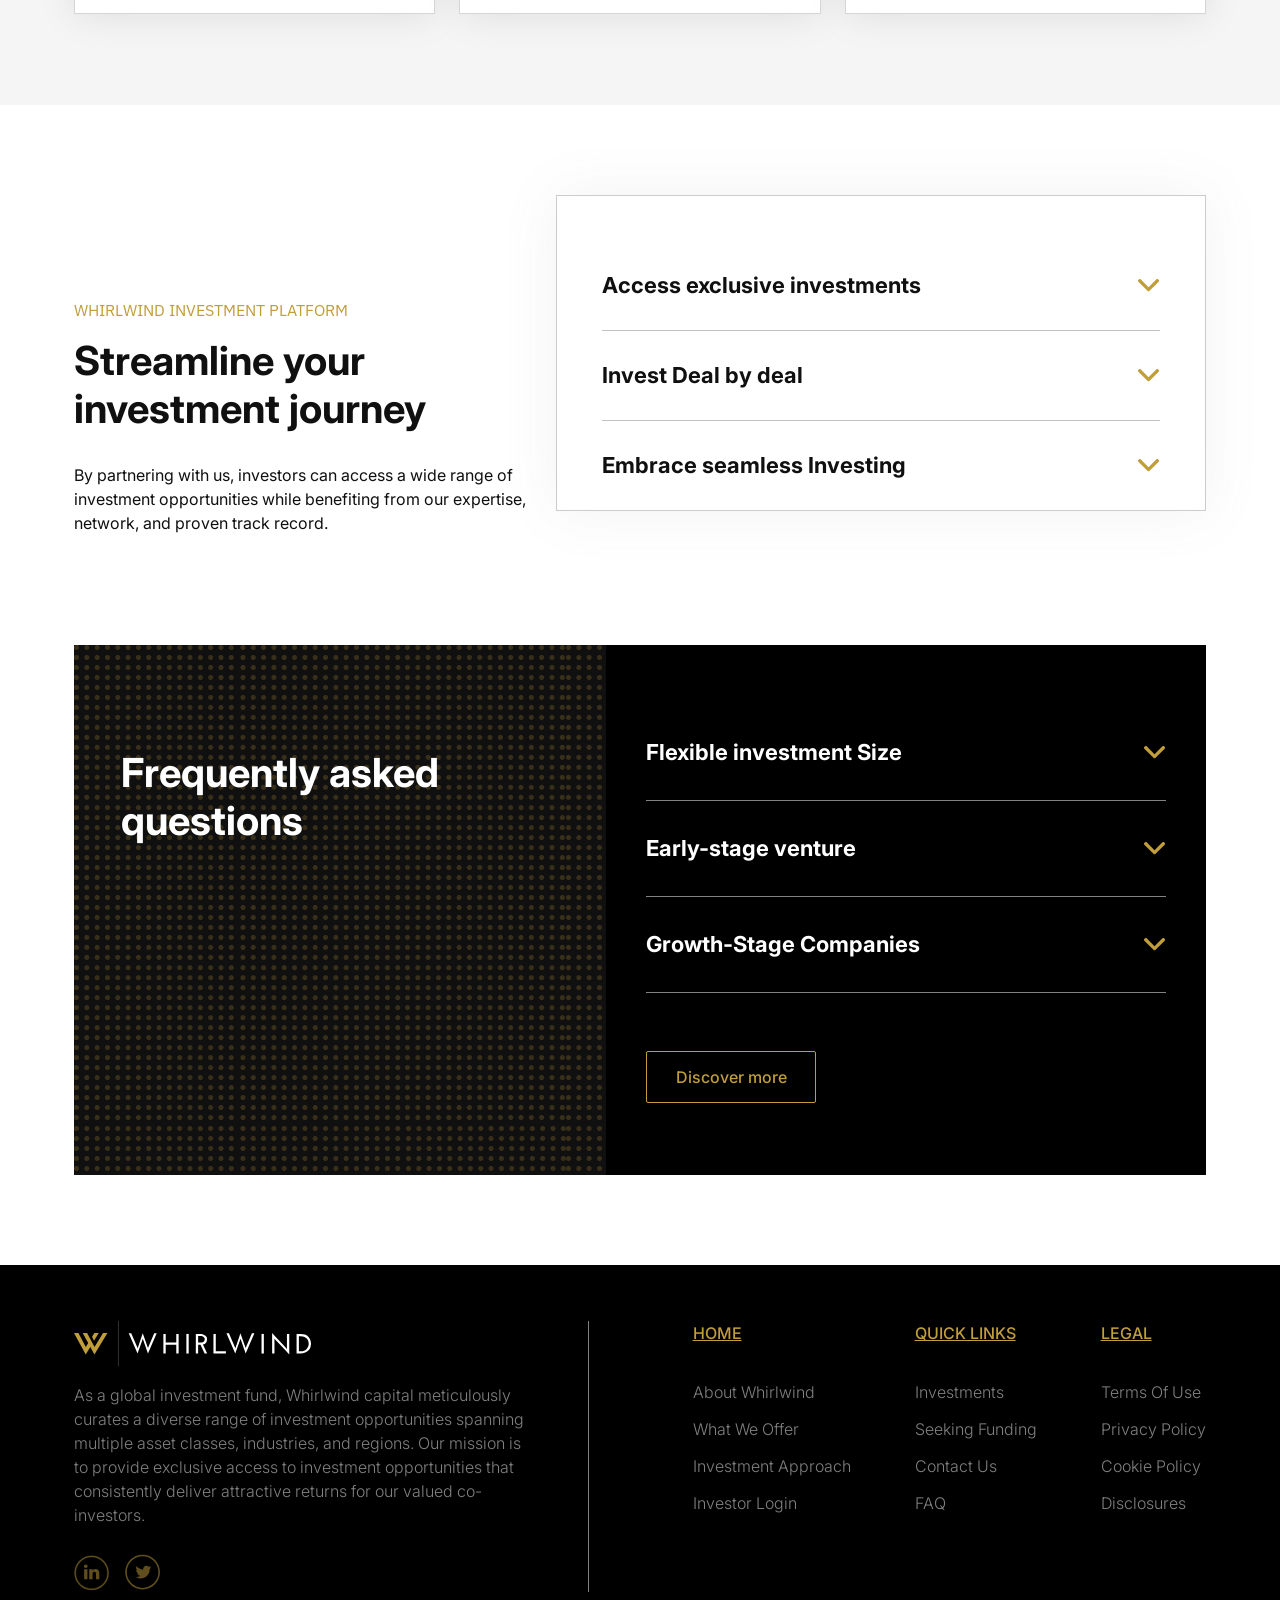
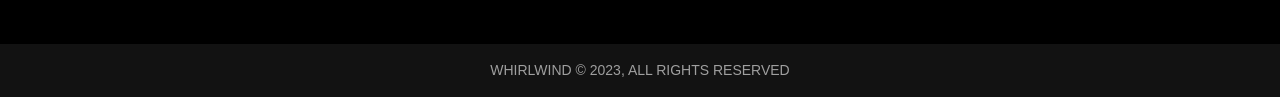
<file: app/our-approach.html>
<!DOCTYPE html>
<html lang="en">
<head>
	<meta charset="utf-8">
    <meta name="viewport" content="width=device-width, initial-scale=1">
	<meta http-equiv="X-UA-Compatible" content="ie=edge">
	<meta name="description" content="Whirlwind">
	<meta name="keywords" content="Whirlwind"/>
	<title>Whirlwind</title>
	<link href="https://fonts.cdnfonts.com/css/helvetica-2" rel="stylesheet">
	<link rel="preconnect" href="https://fonts.googleapis.com">
<link rel="preconnect" href="https://fonts.gstatic.com" crossorigin>
<link href="https://fonts.googleapis.com/css2?family=IBM+Plex+Sans:wght@100;200;300;400;500;600;700&family=Inter:wght@100;200;300;400;500;600;700;800;900&family=Manrope:wght@200;300;400;500;600;700;800&display=swap" rel="stylesheet">
	<link rel="stylesheet" href="https://stackpath.bootstrapcdn.com/bootstrap/5.0.0-alpha1/css/bootstrap.min.css" integrity="sha384-r4NyP46KrjDleawBgD5tp8Y7UzmLA05oM1iAEQ17CSuDqnUK2+k9luXQOfXJCJ4I" crossorigin="anonymous">
	<link rel="stylesheet" href="css/style.min.css">
</head>
<body>

<!-- start header -->
<header class="header">
	<div class="container-fluid">

		<div class="logo">
			<a href="index.html">
				<img src="img/logo.svg" alt="logo">
			</a>
		</div>

		<div class="menu">
			<ul>

				<li>
					<a href="#about">
						About us
					</a>
				</li>

				<li>
					<a href="our-approach.html">
						our approach
					</a>
				</li>

				<li>
					<a href="pitch-us.html">
						Pitch us
					</a>
				</li>

				<li>
					<a href="contact-us.html">
						contact us
					</a>
				</li>


			</ul>

			<div class="mobile-menu">
				<a href="" class="mobile-button">
					investor login
				</a>
				<img src="img/mobile-logo.svg" alt="logo" class="mobile-logo">

				<div class="mobile-social">
					<a href="">
						<img src="img/ln.svg" alt="linkedin">
					</a>
					<a href="">
						<img src="img/tw.svg" alt="twitter">
					</a>
				</div>
			</div>
		</div>

		<div class="menu-btn">
			<div class="menu-row"></div>
			<div class="menu-row"></div>
			<div class="menu-row"></div>
		</div>

		

		<a href="" class="button header__button">
			investor login
		</a>
	</div>
</header>
<!-- end header -->

<!-- start page main-screen -->
<section class="page-main-screen">
	<div class="container-fluid">
		<h1 class="h1">
			Our Approach
		</h1>
		<p class="light">Whirlwind is a global investment fund that specializes in providing unparalleled investment opportunities on a deal by deal basis
		</p>
	</div>
</section>
<!-- end page main-screen -->

<!-- start approach section -->
<section class="approach-section">
	<div class="container-fluid">
		<div class="section-header">
			<div class="sub-title">
				OUR APPROACH
			</div>
			<h2 class="h2">
				At Whirlwind our strategy is unconstrained by asset <br>
				class, industry, sector, or geography.
			</h2>
		</div>

		<div class="row">

			<div class="col-lg-7">

				<div class="approach-section__item">
					<div class="approach-section__title">
						Integrated
					</div>

					<p class="text-18">
						Through our fully integrated service we own every phase of the investment journey starting from the initial consideration of investment opportunities 
to the final realization of returns. We specialize  in sourcing, structuring 
and managing investment opportunities from start to finish.
					</p>
				</div>

				<div class="approach-section__item">
					<div class="approach-section__title">
						Opportunistic
					</div>

					<p class="text-18">
						In good markets and in bad, there are always opportunities for those with 
the vision and skills to see what others cannot. We are constantly prepared 
to capture opportunities and invest flexible capital to capitalize on changing
market conditions, emerging opportunities, or unforeseen circumstances.
					</p>
				</div>

				<div class="approach-section__item">
					<div class="approach-section__title">
						Innovative
					</div>

					<p class="text-18">
						We specialize in making investments that go beyond the scope of traditional investment strategies. Our approach focuses on uncovering unique opportunities that may be overlooked or inaccessible to conventional approaches.
					</p>
				</div>

			</div>

			<div class="col-lg-5">
				<img src="img/ao.png" alt="image" class="approach-section__img">
			</div>


		</div>
	</div>
</section>
<!-- end approach section -->

<!-- start black-section -->
<section class="black-section">
	<div class="container-fluid">
		<div class="row">
			<div class="col-lg-6">
				<div class="section-header">
					<div class="sub-title">
						Lorem ipsum
					</div>
					<h2 class="h2 white">
						Lorem ipsum dolor sit amet consectetur. Sed tincidunt risus.
					</h2>
				</div>
			</div>
			<div class="col-lg-6">
				<p class="text-18">
					Lorem ipsum dolor sit amet consectetur. Ipsum rhoncus vitae tincidunt mi ut vitae in urna enim. Arcu sit sed tristique cursus est. Id malesuada sit cursus blandit tellus purus tellus. Massa sagittis morbi est amet faucibus. Egestas eget duis volutpat non morbi mi. Eleifend nulla mattis nunc.
				</p>
				<p class="text-18">
					Lorem ipsum dolor sit amet consectetur. Ipsum rhoncus vitae tincidunt mi ut vitae in urna enim. Arcu sit sed tristique cursus est. Id malesuada sit cursus blandit tellus purus tellus. Massa sagittis morbi est amet faucibus. 
				</p>
			</div>
		</div>
	</div>
</section>
<!-- end black-section -->

<!-- start items-sec -->
<section class="items-sec">
	<div class="container-fluid">
		<div class="row">

			<div class="col-lg-4 col-md-6">
				<a href="" class="items-sec__item">
					<div class="items-sub-title">
						PREMIUM Deal Flow
					</div>
					<div class="items-title">
						Deal Sourcing
					</div>

					<p class="text-18"> 
						Our far reaching network and wide ranging relationships allow us to source quality deal flow not readily accessible to individual investors.
					</p>
				</a>
			</div>

			<div class="col-lg-4 col-md-6">
				<a href="" class="items-sec__item">
					<div class="items-sub-title">
						Strategic Financing
					</div>
					<div class="items-title">
						Deal Assessment
					</div>

					<p class="text-18"> 
						Drawing on our expertise, we evaluate deal flows by identifying optimal financing solutions and employing strategic deal structuring techniques.
					</p>
				</a>
			</div>

			<div class="col-lg-4 col-md-6">
				<a href="" class="items-sec__item">
					<div class="items-sub-title">
						MARKET INSIGHT
					</div>
					<div class="items-title">
						Geopolitical Landscapes
					</div>

					<p class="text-18"> 
						We excel in navigating highly political landscapes, ensuring our investors can seize investment opportunities in diverse markets around the globe.
					</p>
				</a>
			</div>

			<div class="col-lg-4 col-md-6">
				<a href="" class="items-sec__item">
					<div class="items-sub-title">
						Joint Ventures
					</div>
					<div class="items-title">
						Co-Investment Op
					</div>

					<p class="text-18"> 
						We provide the opportunity for investors to join us in collectively participating in deals, leveraging our capabilities and reducing individual risk exposure.
					</p>
				</a>
			</div>

			<div class="col-lg-4 col-md-6">
				<a href="" class="items-sec__item">
					<div class="items-sub-title">
						Investment Expertise
					</div>
					<div class="items-title">
						Deal Execution
					</div>

					<p class="text-18"> 
						As experts in financing and deal structuring, we efficiently execute and manage investment deals, ensuring a streamlined process for our investors.
					</p>
				</a>
			</div>

			<div class="col-lg-4 col-md-6">
				<a href="" class="items-sec__item">
					<div class="items-sub-title">
						Tailored redemptions
					</div>
					<div class="items-title">
						Investor Flexibility
					</div>

					<p class="text-18"> 
						We prioritize the liquidity needs of our investors by allowing clients to adjust their positions or exit their investments according to their individual preferences.
					</p>
				</a>
			</div>
		</div>
	</div>
</section>
<!-- end items-sec -->

<!-- start investment approach -->
<section class="investment-approach wip">
	<div class="container-fluid">
		<div class="row">

			<div class="col-lg-5">
				<div class="investment-approach__text">
					<div class="section-header">
					<div class="sub-title">
						whirlwind investment platform
					</div>
					<h2 class="h2">
						Streamline your investment 
journey 
					</h2>

					

				</div>
<p>
	By partnering with us, investors can access a wide range
	of investment opportunities while benefiting from our expertise, network, and proven track record.

					</p>


				
				</div>
				

			</div>

			<div class="col-lg-7">
				<div class="accordion">

					<div class="accordion__item">
						<div class="accordion__item-header">
							<div class="accordion__item-title">
								Access exclusive investments
							</div>
							<img src="img/arrow.svg" alt="arrow">
						</div>
						<div class="accordion__item-text">
							Get access to our carefully selected and pre-vetted exclusive investment opportunities in diversified asset classes, industries, and regions
						</div>
					</div>

					<div class="accordion__item">
						<div class="accordion__item-header">
							<div class="accordion__item-title">
								Invest Deal by deal
							</div>
							<img src="img/arrow.svg" alt="arrow">
						</div>
						<div class="accordion__item-text">
							We provide vital seed and early-stage funding to promising ventures, supporting their growth and development. Our investments in these companies typically ranges from $100,000 - $5 million, assisting them in achieving critical milestones and strategic initiatives.
						</div>
					</div>

					<div class="accordion__item">
						<div class="accordion__item-header">
							<div class="accordion__item-title">
								Embrace seamless Investing
							</div>
							<img src="img/arrow.svg" alt="arrow">
						</div>
						<div class="accordion__item-text">
							As companies mature and demonstrate significant growth potential, we offer larger investment sizes to support their expansion plans. Our investments in growth-stage companies typically range from $5 million  - $25 million and are tailored to provide the necessary capital to fuel their scaling efforts, enter new markets, or drive innovation.
						</div>
					</div>

					

					



				</div>
			</div>

		</div>
	</div>
</section>
<!-- end investment approach -->







<!-- start faq -->
<section class="faq">
	<div class="container-fluid">
		<div class="faq-wrapper">
			<div class="faq__title-wrapper">
					<h2 class="h2">
						Frequently asked <br>
questions
					</h2>
				

			</div>

			<div class="faq-content">
				<div class="accordion-black">

					<div class="accordion-black__item">
						<div class="accordion-black__item-header">
							<div class="accordion__item-title">
								Flexible investment Size
							</div>
							<img src="img/arrow.svg" alt="arrow">
						</div>
						<div class="accordion-black__item-text">
							The operations of Whirlwind Capital currently falls under the regulatory oversight of the British Virgin Islands.
						</div>
					</div>

					<div class="accordion-black__item">
						<div class="accordion-black__item-header">
							<div class="accordion__item-title">
								Early-stage venture
							</div>
							<img src="img/arrow.svg" alt="arrow">
						</div>
						<div class="accordion-black__item-text">
							The operations of Whirlwind Capital currently falls under the regulatory oversight of the British Virgin Islands.
						</div>
					</div>

					<div class="accordion-black__item">
						<div class="accordion-black__item-header">
							<div class="accordion__item-title">
								Growth-Stage Companies
							</div>
							<img src="img/arrow.svg" alt="arrow">
						</div>
						<div class="accordion-black__item-text">
							The operations of Whirlwind Capital currently falls under the regulatory oversight of the British Virgin Islands.
						</div>
					</div>

				</div>

				<a href="" class="button button--transparent button--transparent-gold">
					Discover more
				</a>



			</div>
		</div>
	</div>
</section>
<!-- end faq -->

<!-- start footer -->
<footer class="footer">
	<div class="container-fluid">
		<div class="footer__left">
			<a href="index.html" class="footer__logo">
				<img src="img/footer-logo.svg" alt="logo">
			</a>

			<p>
				As a global investment fund, Whirlwind capital meticulously curates a diverse range of investment opportunities spanning multiple asset classes, industries, and regions. Our mission is to provide exclusive access to investment opportunities that consistently deliver attractive returns for our valued co-investors.
			</p>

			<div class="footer__social">
				<a href="">
					<img src="img/in.svg" alt="linkedin">
				</a>
				<a href="">
					<img src="img/twitter.svg" alt="twitter">
				</a>
			</div>
		</div>

		<div class="footer__menu">

			<div class="footer__menu-col">

				<a href="" class="footer__menu-title">
					Home
				</a>

				<a href="" class="footer__menu-link">
					About Whirlwind
				</a>

				<a href="" class="footer__menu-link">
					what we offer
				</a>

				<a href="" class="footer__menu-link">
					Investment approach 
				</a>

				<a href="" class="footer__menu-link">
					Investor Login
				</a>

			</div>

			<div class="footer__menu-col">

				<a href="" class="footer__menu-title">
					Quick Links
				</a>

				<a href="" class="footer__menu-link">
					Investments
				</a>

				<a href="" class="footer__menu-link">
					Seeking Funding
				</a>

				<a href="" class="footer__menu-link">
					Contact Us 
				</a>

				<a href="" class="footer__menu-link">
					FAQ
				</a>

			</div>

			<div class="footer__menu-col">

				<a href="" class="footer__menu-title">
					Legal
				</a>

				<a href="" class="footer__menu-link">
					Terms of use
				</a>

				<a href="" class="footer__menu-link">
					Privacy Policy
				</a>

				<a href="" class="footer__menu-link">
					Cookie Policy
				</a>

				<a href="" class="footer__menu-link">
					Disclosures
				</a>

			</div>

		</div>
	</div>
	<div class="footer__bottom">
		WHIRLWIND © 2023, All Rights Reserved
	</div>
</footer>
<!-- end footer -->

<script
  src="https://code.jquery.com/jquery-3.7.0.min.js"
  integrity="sha256-2Pmvv0kuTBOenSvLm6bvfBSSHrUJ+3A7x6P5Ebd07/g="
  crossorigin="anonymous"></script>
	<script src="js/main.js"></script>
</body>
</html>
</file>
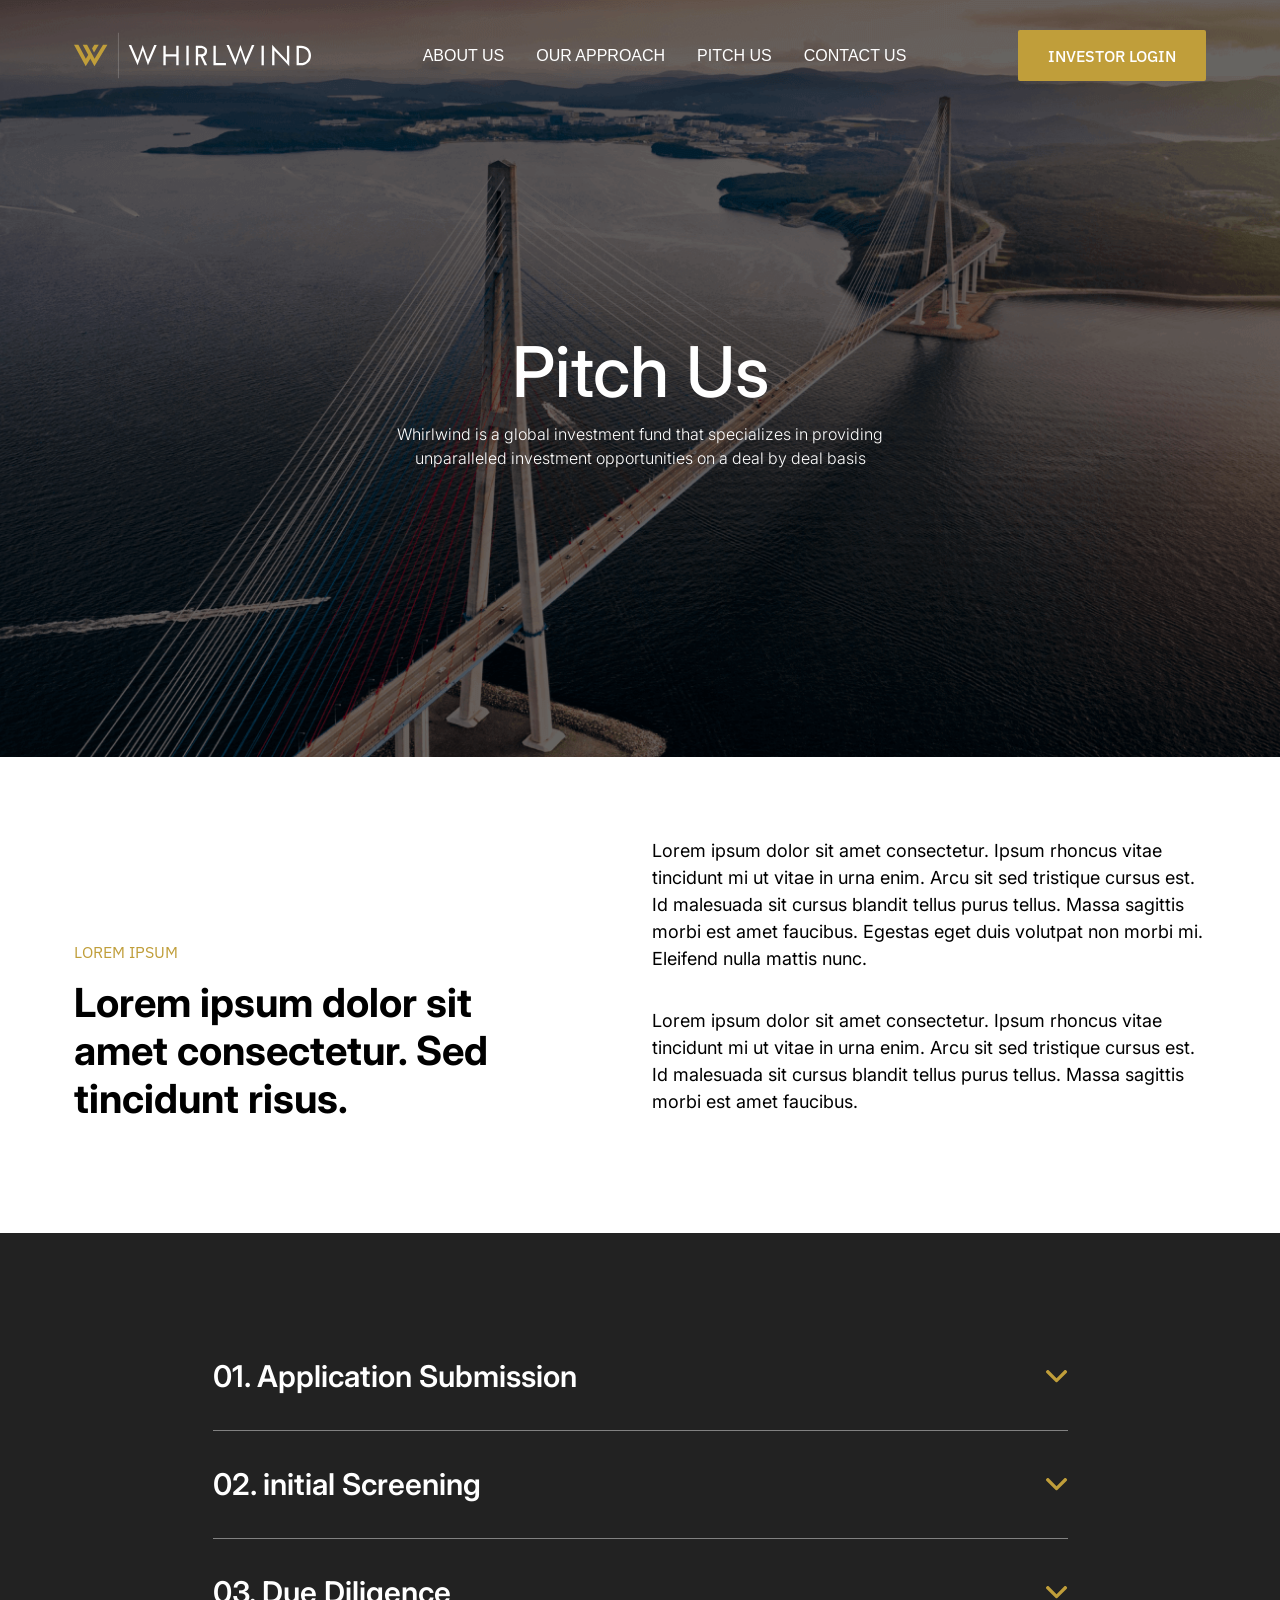
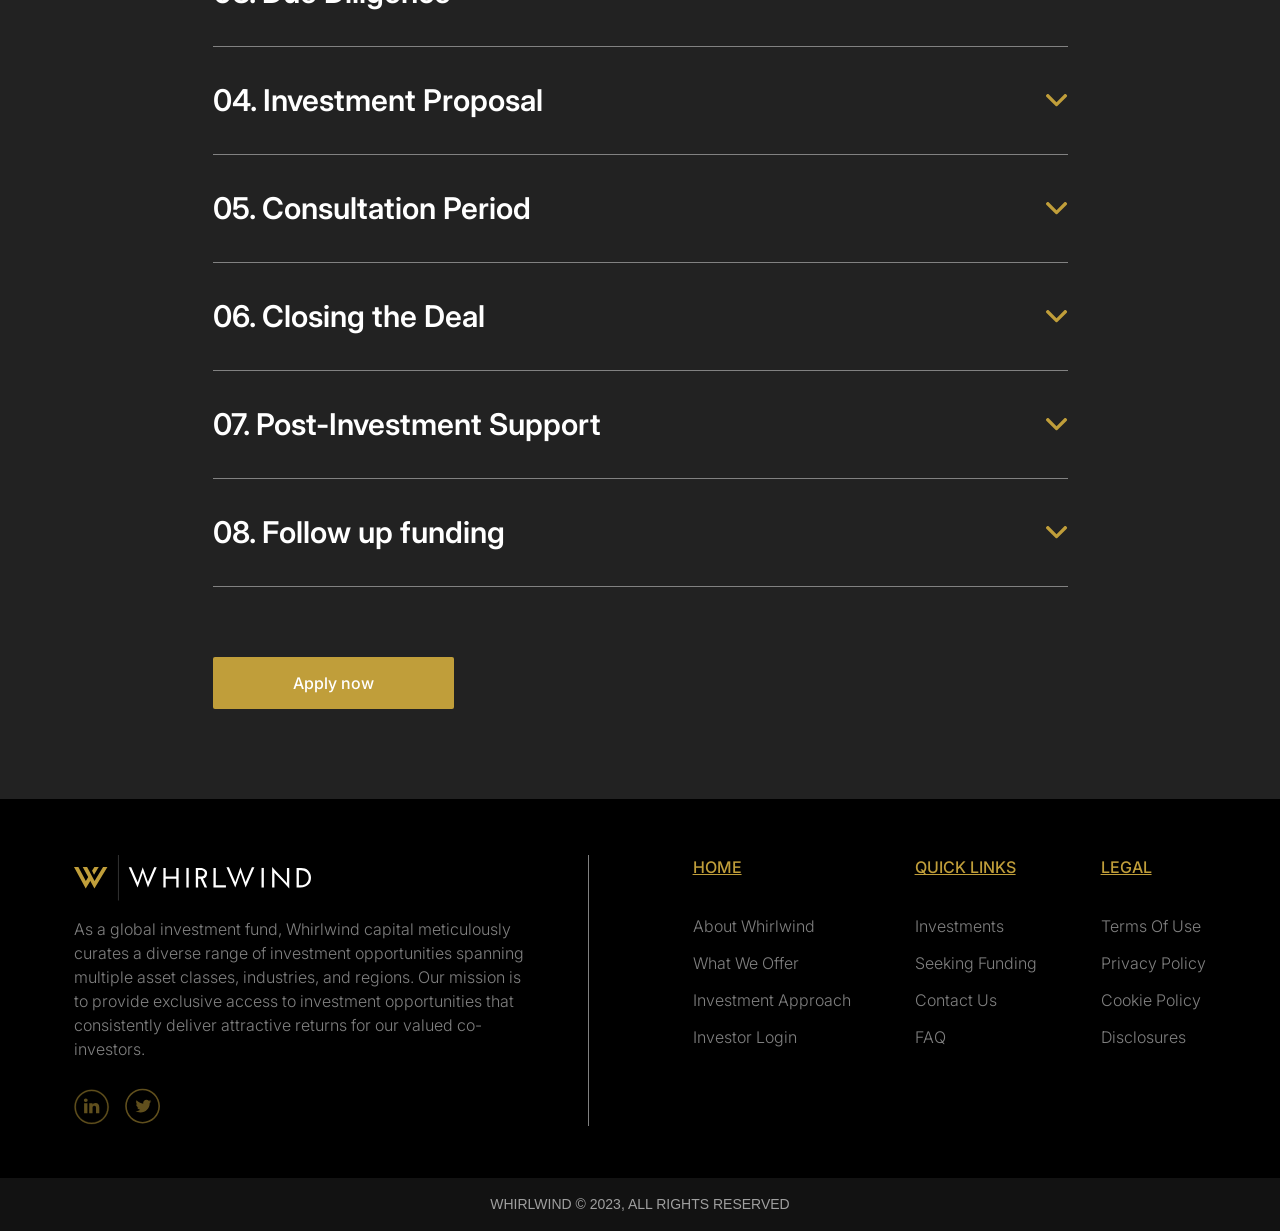
<file: app/pitch-us.html>
<!DOCTYPE html>
<html lang="en">
<head>
	<meta charset="utf-8">
    <meta name="viewport" content="width=device-width, initial-scale=1">
	<meta http-equiv="X-UA-Compatible" content="ie=edge">
	<meta name="description" content="Whirlwind">
	<meta name="keywords" content="Whirlwind"/>
	<title>Whirlwind</title>
	<link href="https://fonts.cdnfonts.com/css/helvetica-2" rel="stylesheet">
	<link rel="preconnect" href="https://fonts.googleapis.com">
<link rel="preconnect" href="https://fonts.gstatic.com" crossorigin>
<link href="https://fonts.googleapis.com/css2?family=IBM+Plex+Sans:wght@100;200;300;400;500;600;700&family=Inter:wght@100;200;300;400;500;600;700;800;900&family=Manrope:wght@200;300;400;500;600;700;800&display=swap" rel="stylesheet">
	<link rel="stylesheet" href="https://stackpath.bootstrapcdn.com/bootstrap/5.0.0-alpha1/css/bootstrap.min.css" integrity="sha384-r4NyP46KrjDleawBgD5tp8Y7UzmLA05oM1iAEQ17CSuDqnUK2+k9luXQOfXJCJ4I" crossorigin="anonymous">
	<link rel="stylesheet" href="css/style.min.css">
</head>
<body>

<!-- start header -->
<header class="header">
	<div class="container-fluid">

		<div class="logo">
			<a href="index.html">
				<img src="img/logo.svg" alt="logo">
			</a>
		</div>

		<div class="menu">
			<ul>

				<li>
					<a href="#about">
						About us
					</a>
				</li>

				<li>
					<a href="our-approach.html">
						our approach
					</a>
				</li>

				<li>
					<a href="pitch-us.html">
						Pitch us
					</a>
				</li>

				<li>
					<a href="contact-us.html">
						contact us
					</a>
				</li>


			</ul>

			<div class="mobile-menu">
				<a href="" class="mobile-button">
					investor login
				</a>
				<img src="img/mobile-logo.svg" alt="" class="mobile-logo">

				<div class="mobile-social">
					<a href="">
						<img src="img/ln.svg" alt="linkedin">
					</a>
					<a href="">
						<img src="img/tw.svg" alt="twitter">
					</a>
				</div>
			</div>
		</div>

		<div class="menu-btn">
			<div class="menu-row"></div>
			<div class="menu-row"></div>
			<div class="menu-row"></div>
		</div>

		

		<a href="" class="button header__button">
			investor login
		</a>
	</div>
</header>
<!-- end header -->

<!-- start page main-screen -->
<section class="page-main-screen">
	<div class="container-fluid">
		<h1 class="h1">
			Pitch us
		</h1>
		<p class="light">Whirlwind is a global investment fund that specializes in providing unparalleled investment opportunities on a deal by deal basis
		</p>
	</div>
</section>
<!-- end page main-screen -->



<!-- start black-section -->
<section class="black-section black-section--white">
	<div class="container-fluid">
		<div class="row">
			<div class="col-lg-6">
				<div class="section-header">
					<div class="sub-title">
						Lorem ipsum
					</div>
					<h2 class="h2 white">
						Lorem ipsum dolor sit amet consectetur. Sed tincidunt risus.
					</h2>
				</div>
			</div>
			<div class="col-lg-6">
				<p class="text-18">
					Lorem ipsum dolor sit amet consectetur. Ipsum rhoncus vitae tincidunt mi ut vitae in urna enim. Arcu sit sed tristique cursus est. Id malesuada sit cursus blandit tellus purus tellus. Massa sagittis morbi est amet faucibus. Egestas eget duis volutpat non morbi mi. Eleifend nulla mattis nunc.
				</p>
				<p class="text-18">
					Lorem ipsum dolor sit amet consectetur. Ipsum rhoncus vitae tincidunt mi ut vitae in urna enim. Arcu sit sed tristique cursus est. Id malesuada sit cursus blandit tellus purus tellus. Massa sagittis morbi est amet faucibus. 
				</p>
			</div>
		</div>
	</div>
</section>
<!-- end black-section -->











<!-- start faq -->
<section class="applay">
	<div class="container-fluid">

		<div class="accordion-black">

			<div class="accordion-black__item">
				<div class="accordion-black__item-header">
					<div class="accordion__item-title">
						01.  Application Submission
					</div>
					<img src="img/arrow.svg" alt="arrow">
				</div>
				<div class="accordion-black__item-text text-18">
					Create an account and fill out our application form providing details about your company, team, product or service, market opportunity, and funding requirements. Attach essential documents such as your business plan, pitch deck, financial projections, and any other requested materials
				</div>
			</div>

			<div class="accordion-black__item">
				<div class="accordion-black__item-header">
					<div class="accordion__item-title">
						02. initial Screening
					</div>
					<img src="img/arrow.svg" alt="arrow">
				</div>
				<div class="accordion-black__item-text text-18">
					Our team conducts an initial screening of all applications received assessing the alignment of your company with our investment criteria, including industry focus, stage of growth, and funding needs.
				</div>
			</div>

			<div class="accordion-black__item">
				<div class="accordion-black__item-header">
					<div class="accordion__item-title">
						03. Due Diligence
					</div>
					<img src="img/arrow.svg" alt="arrow">
				</div>
				<div class="accordion-black__item-text text-18">
					If your application passes the initial screening, we initiate a detailed due diligence process. Our team performs a thorough examination of your company's financials, market potential, competitive landscape, intellectual property, team, and other relevant factors.
				</div>
			</div>

			<div class="accordion-black__item">
				<div class="accordion-black__item-header">
					<div class="accordion__item-title">
						04. Investment Proposal
					</div>
					<img src="img/arrow.svg" alt="arrow">
				</div>
				<div class="accordion-black__item-text text-18">
					Based on the results of the due diligence process, we decide whether to move forward with an investment proposal. If we are interested, we present you with a term sheet outlining the proposed investment terms, including funding amount, equity stake, and any specific conditions or requirements.
				</div>
			</div>

			<div class="accordion-black__item">
				<div class="accordion-black__item-header">
					<div class="accordion__item-title">
						05. Consultation Period 
					</div>
					<img src="img/arrow.svg" alt="">
				</div>
				<div class="accordion-black__item-text text-18">
					Once the term sheet is presented, A CONSULTATION PERIOD GETS UNDERWAY to finalize the investment terms and conditions. We work closely with you to reach a mutually beneficial agreement.
				</div>
			</div>

			<div class="accordion-black__item">
				<div class="accordion-black__item-header">
					<div class="accordion__item-title">
						06. Closing the Deal
					</div>
					<img src="img/arrow.svg" alt="arrow">
				</div>
				<div class="accordion-black__item-text text-18">
					Once the CONSULTATION PERIOD HAS concluded and all parties are satisfied, the final investment agreements are signed. We transfer the agreed-upon funds to your company, completing the investment process.
				</div>
			</div>

			<div class="accordion-black__item">
				<div class="accordion-black__item-header">
					<div class="accordion__item-title">
						07. Post-Investment Support
					</div>
					<img src="img/arrow.svg" alt="arrow">
				</div>
				<div class="accordion-black__item-text text-18">
					Our involvement does not end with the investment. we offer comprehensive post-investment support to the entrepreneurs and companies we invest in. Our dedicated team provides strategic guidance, operational expertise, valuable industry connections, and access to resources.
				</div>
			</div>

			<div class="accordion-black__item">
				<div class="accordion-black__item-header">
					<div class="accordion__item-title">
						08. Follow up funding
					</div>
					<img src="img/arrow.svg" alt="arrow">
				</div>
				<div class="accordion-black__item-text text-18">
					The best performers across our portfolio have the opportunity to secure follow-on funding. 
We actively support companies that demonstrate exceptional potential and progress, 
providing them with the necessary resources to fuel their continued growth.
				</div>
			</div>

		</div>

		<a href="" class="button">Apply now</a>

		
	</div>
</section>
<!-- end faq -->

<!-- start footer -->
<footer class="footer">
	<div class="container-fluid">
		<div class="footer__left">
			<a href="index.html" class="footer__logo">
				<img src="img/footer-logo.svg" alt="">
			</a>

			<p>
				As a global investment fund, Whirlwind capital meticulously curates a diverse range of investment opportunities spanning multiple asset classes, industries, and regions. Our mission is to provide exclusive access to investment opportunities that consistently deliver attractive returns for our valued co-investors.
			</p>

			<div class="footer__social">
				<a href="">
					<img src="img/in.svg" alt="linkedin">
				</a>
				<a href="">
					<img src="img/twitter.svg" alt="twitter">
				</a>
			</div>
		</div>

		<div class="footer__menu">

			<div class="footer__menu-col">

				<a href="" class="footer__menu-title">
					Home
				</a>

				<a href="" class="footer__menu-link">
					About Whirlwind
				</a>

				<a href="" class="footer__menu-link">
					what we offer
				</a>

				<a href="" class="footer__menu-link">
					Investment approach 
				</a>

				<a href="" class="footer__menu-link">
					Investor Login
				</a>

			</div>

			<div class="footer__menu-col">

				<a href="" class="footer__menu-title">
					Quick Links
				</a>

				<a href="" class="footer__menu-link">
					Investments
				</a>

				<a href="" class="footer__menu-link">
					Seeking Funding
				</a>

				<a href="" class="footer__menu-link">
					Contact Us 
				</a>

				<a href="" class="footer__menu-link">
					FAQ
				</a>

			</div>

			<div class="footer__menu-col">

				<a href="" class="footer__menu-title">
					Legal
				</a>

				<a href="" class="footer__menu-link">
					Terms of use
				</a>

				<a href="" class="footer__menu-link">
					Privacy Policy
				</a>

				<a href="" class="footer__menu-link">
					Cookie Policy
				</a>

				<a href="" class="footer__menu-link">
					Disclosures
				</a>

			</div>

		</div>
	</div>
	<div class="footer__bottom">
		WHIRLWIND © 2023, All Rights Reserved
	</div>
</footer>
<!-- end footer -->

<script
  src="https://code.jquery.com/jquery-3.7.0.min.js"
  integrity="sha256-2Pmvv0kuTBOenSvLm6bvfBSSHrUJ+3A7x6P5Ebd07/g="
  crossorigin="anonymous"></script>
	<script src="js/main.js"></script>
</body>
</html>
</file>
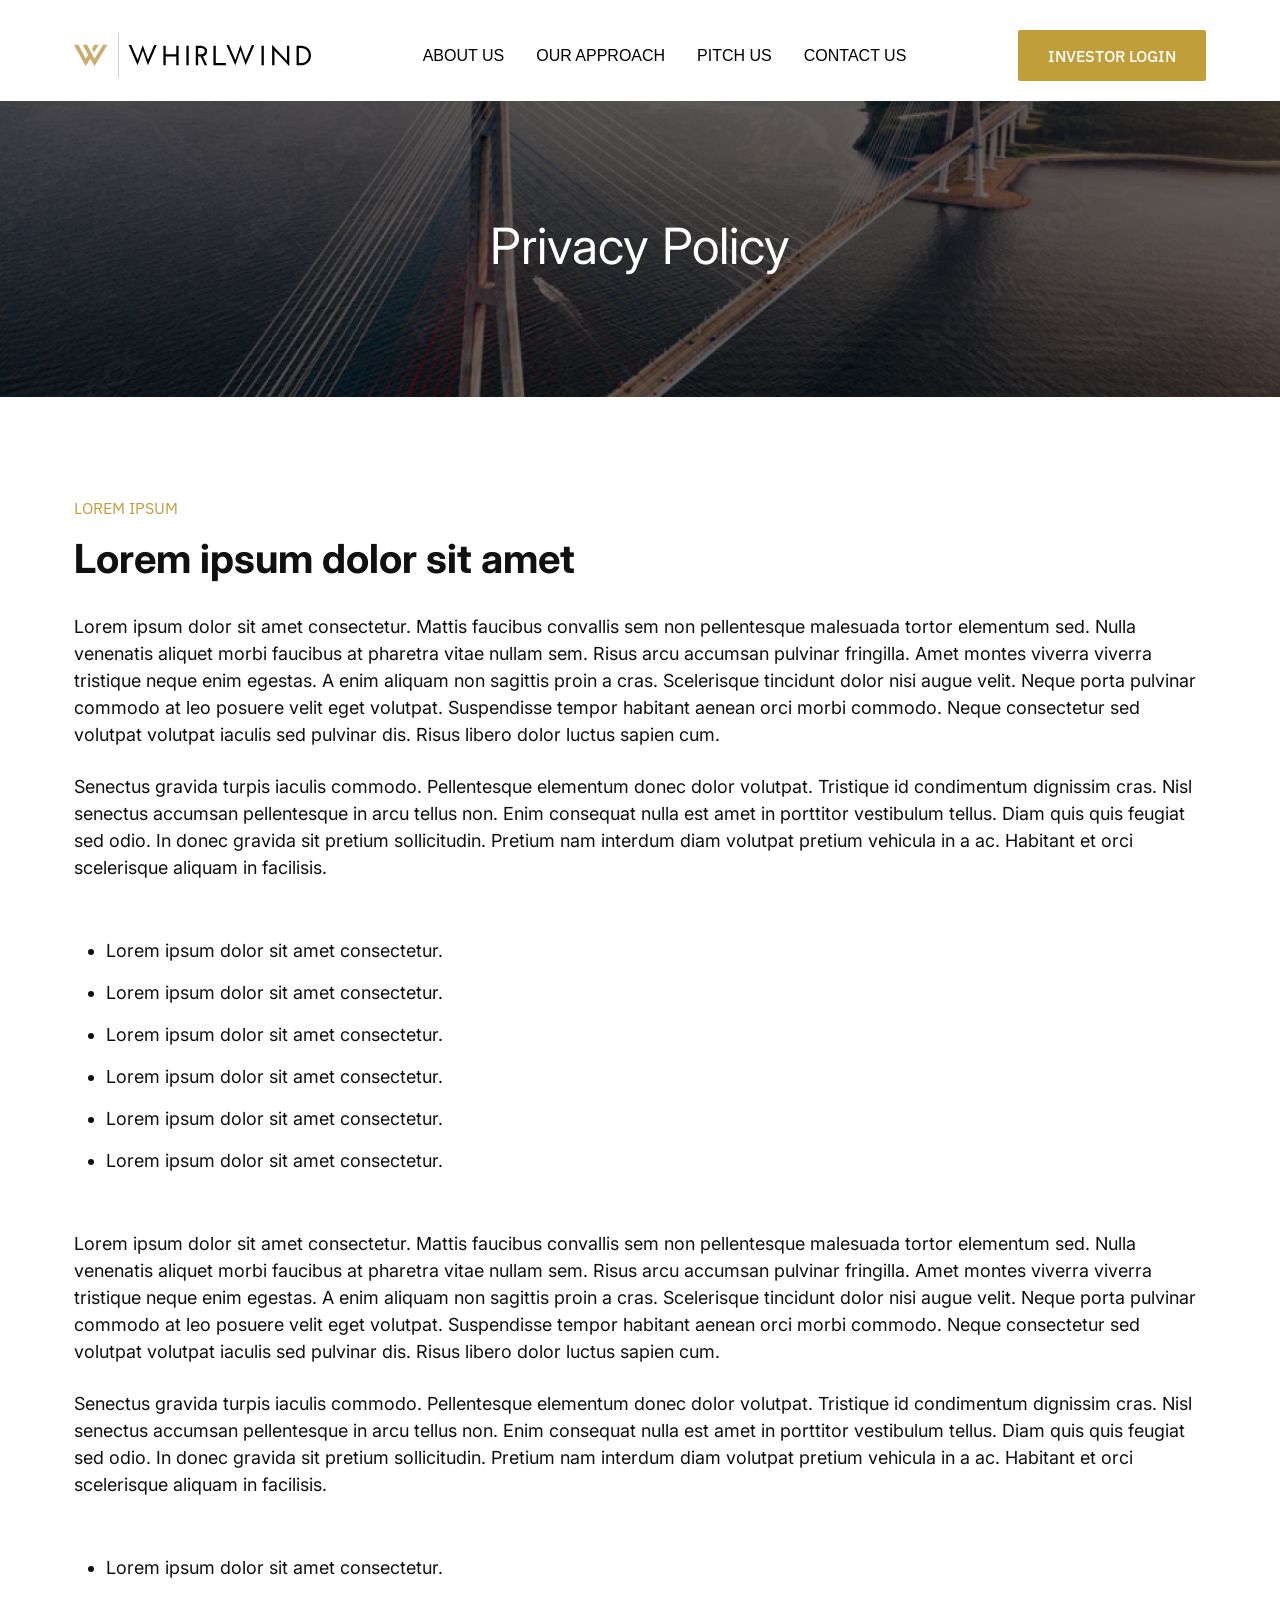
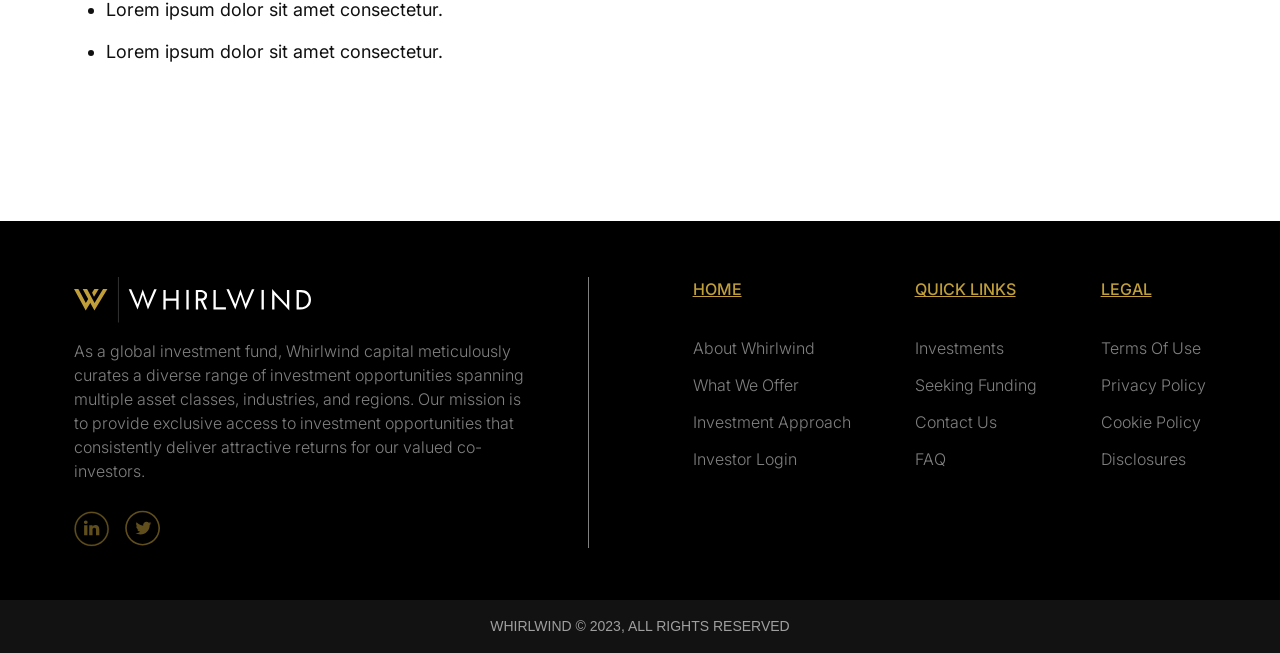
<file: app/privacy-police.html>
<!DOCTYPE html>
<html lang="en">
<head>
	<meta charset="utf-8">
    <meta name="viewport" content="width=device-width, initial-scale=1">
	<meta http-equiv="X-UA-Compatible" content="ie=edge">
	<meta name="description" content="Whirlwind">
	<meta name="keywords" content="Whirlwind"/>
	<title>Whirlwind</title>
	<link href="https://fonts.cdnfonts.com/css/helvetica-2" rel="stylesheet">
	<link rel="preconnect" href="https://fonts.googleapis.com">
<link rel="preconnect" href="https://fonts.gstatic.com" crossorigin>
<link href="https://fonts.googleapis.com/css2?family=IBM+Plex+Sans:wght@100;200;300;400;500;600;700&family=Inter:wght@100;200;300;400;500;600;700;800;900&family=Manrope:wght@200;300;400;500;600;700;800&display=swap" rel="stylesheet">
	<link rel="stylesheet" href="https://stackpath.bootstrapcdn.com/bootstrap/5.0.0-alpha1/css/bootstrap.min.css" integrity="sha384-r4NyP46KrjDleawBgD5tp8Y7UzmLA05oM1iAEQ17CSuDqnUK2+k9luXQOfXJCJ4I" crossorigin="anonymous">
	<link rel="stylesheet" href="css/style.min.css">
</head>
<body>

<!-- start header -->
<header class="header header--white">
	<div class="container-fluid">

		<div class="logo">
			<a href="index.html">
				<img src="img/logo-black.svg" alt="logo" class="logo-black">
				<img src="img/logo.svg" alt="logo" class="logo-white">
			</a>
		</div>

		<div class="menu">
			<ul>

				<li>
					<a href="#about">
						About us
					</a>
				</li>

				<li>
					<a href="our-approach.html">
						our approach
					</a>
				</li>

				<li>
					<a href="pitch-us.html">
						Pitch us
					</a>
				</li>

				<li>
					<a href="contact-us.html">
						contact us
					</a>
				</li>


			</ul>

			<div class="mobile-menu">
				<a href="" class="mobile-button">
					investor login
				</a>
				<img src="img/mobile-logo.svg" alt="" class="mobile-logo">

				<div class="mobile-social">
					<a href="">
						<img src="img/ln.svg" alt="linkedin">
					</a>
					<a href="">
						<img src="img/tw.svg" alt="twitter">
					</a>
				</div>
			</div>
		</div>

		<div class="menu-btn">
			<div class="menu-row"></div>
			<div class="menu-row"></div>
			<div class="menu-row"></div>
		</div>

		

		<a href="" class="button header__button">
			investor login
		</a>
	</div>
</header>
<!-- end header -->

<!-- start terms main-screen -->
<section class="terms-main-screen">
	<div class="container-fluid">
		<div class="terms-main-screen__title text-center">
			Privacy Policy
		</div>
	</div>
</section>
<!-- end terms main-screen -->

<!-- start terms content -->
<section class="terms">
	<div class="container-fluid">

		<div class="section-header section-header--margin">
			<div class="sub-title">
				Lorem ipsum
			</div>
			<h2 class="h2">
				Lorem ipsum dolor sit amet
			</h2>
		</div>

		<div class="text-18">
			Lorem ipsum dolor sit amet consectetur. Mattis faucibus convallis sem non pellentesque malesuada tortor elementum sed. Nulla venenatis aliquet morbi faucibus at pharetra vitae nullam sem. Risus arcu accumsan pulvinar fringilla. Amet montes viverra viverra tristique neque enim egestas. A enim aliquam non sagittis proin a cras. Scelerisque tincidunt dolor nisi augue velit. Neque porta pulvinar commodo at leo posuere velit eget volutpat. Suspendisse tempor habitant aenean orci morbi commodo. Neque consectetur sed volutpat volutpat iaculis sed pulvinar dis. Risus libero dolor luctus sapien cum.
		</div>

		<div class="text-18">
			Senectus gravida turpis iaculis commodo. Pellentesque elementum donec dolor volutpat. Tristique id condimentum dignissim cras. Nisl senectus accumsan pellentesque in arcu tellus non. Enim consequat nulla est amet in porttitor vestibulum tellus. Diam quis quis feugiat sed odio. In donec gravida sit pretium sollicitudin. Pretium nam interdum diam volutpat pretium vehicula in a ac. Habitant et orci scelerisque aliquam in facilisis.
		</div>


		<ul>

			<li class="text-18">
				Lorem ipsum dolor sit amet consectetur.
			</li>

			<li class="text-18">
				Lorem ipsum dolor sit amet consectetur.
			</li>

			<li class="text-18">
				Lorem ipsum dolor sit amet consectetur.
			</li>

			<li class="text-18">
				Lorem ipsum dolor sit amet consectetur.
			</li>

			<li class="text-18">
				Lorem ipsum dolor sit amet consectetur.
			</li>

			<li class="text-18">
				Lorem ipsum dolor sit amet consectetur.
			</li>

		</ul>

		
	

		<div class="text-18">
			Lorem ipsum dolor sit amet consectetur. Mattis faucibus convallis sem non pellentesque malesuada tortor elementum sed. Nulla venenatis aliquet morbi faucibus at pharetra vitae nullam sem. Risus arcu accumsan pulvinar fringilla. Amet montes viverra viverra tristique neque enim egestas. A enim aliquam non sagittis proin a cras. Scelerisque tincidunt dolor nisi augue velit. Neque porta pulvinar commodo at leo posuere velit eget volutpat. Suspendisse tempor habitant aenean orci morbi commodo. Neque consectetur sed volutpat volutpat iaculis sed pulvinar dis. Risus libero dolor luctus sapien cum.
		</div>

		<div class="text-18">
			Senectus gravida turpis iaculis commodo. Pellentesque elementum donec dolor volutpat. Tristique id condimentum dignissim cras. Nisl senectus accumsan pellentesque in arcu tellus non. Enim consequat nulla est amet in porttitor vestibulum tellus. Diam quis quis feugiat sed odio. In donec gravida sit pretium sollicitudin. Pretium nam interdum diam volutpat pretium vehicula in a ac. Habitant et orci scelerisque aliquam in facilisis.
		</div>


		<ul>

			<li class="text-18">
				Lorem ipsum dolor sit amet consectetur.
			</li>

			<li class="text-18">
				Lorem ipsum dolor sit amet consectetur.
			</li>

			<li class="text-18">
				Lorem ipsum dolor sit amet consectetur.
			</li>

			

		</ul>

	</div>
</section>
<!-- end terms content -->



<!-- start footer -->

<footer class="footer">
	<div class="container-fluid">
		<div class="footer__left">
			<a href="index.html" class="footer__logo">
				<img src="img/footer-logo.svg" alt="">
			</a>

			<p>
				As a global investment fund, Whirlwind capital meticulously curates a diverse range of investment opportunities spanning multiple asset classes, industries, and regions. Our mission is to provide exclusive access to investment opportunities that consistently deliver attractive returns for our valued co-investors.
			</p>

			<div class="footer__social">
				<a href="">
					<img src="img/in.svg" alt="linkedin">
				</a>
				<a href="">
					<img src="img/twitter.svg" alt="twitter">
				</a>
			</div>
		</div>

		<div class="footer__menu">

			<div class="footer__menu-col">

				<a href="" class="footer__menu-title">
					Home
				</a>

				<a href="" class="footer__menu-link">
					About Whirlwind
				</a>

				<a href="" class="footer__menu-link">
					what we offer
				</a>

				<a href="" class="footer__menu-link">
					Investment approach 
				</a>

				<a href="" class="footer__menu-link">
					Investor Login
				</a>

			</div>

			<div class="footer__menu-col">

				<a href="" class="footer__menu-title">
					Quick Links
				</a>

				<a href="" class="footer__menu-link">
					Investments
				</a>

				<a href="" class="footer__menu-link">
					Seeking Funding
				</a>

				<a href="" class="footer__menu-link">
					Contact Us 
				</a>

				<a href="" class="footer__menu-link">
					FAQ
				</a>

			</div>

			<div class="footer__menu-col">

				<a href="" class="footer__menu-title">
					Legal
				</a>

				<a href="" class="footer__menu-link">
					Terms of use
				</a>

				<a href="" class="footer__menu-link">
					Privacy Policy
				</a>

				<a href="" class="footer__menu-link">
					Cookie Policy
				</a>

				<a href="" class="footer__menu-link">
					Disclosures
				</a>

			</div>

		</div>
	</div>
	<div class="footer__bottom">
		WHIRLWIND © 2023, All Rights Reserved
	</div>
</footer>
<!-- end footer -->

<script
  src="https://code.jquery.com/jquery-3.7.0.min.js"
  integrity="sha256-2Pmvv0kuTBOenSvLm6bvfBSSHrUJ+3A7x6P5Ebd07/g="
  crossorigin="anonymous"></script>
	<script src="js/main.js"></script>
	<script type="text/javascript">
		$(document).ready(function() {
	
	$("#form").submit(function() {
		$.ajax({
			type: "POST",
			url: "mail.php",
			data: $(this).serialize()
		}).done(function() {
			$(this).find("input").val("");
			alert("Thank you! Message successfully sent!");
			$("#form").trigger("reset");
		});
		return false;
	});
	
	});
</body>
</html>
</file>
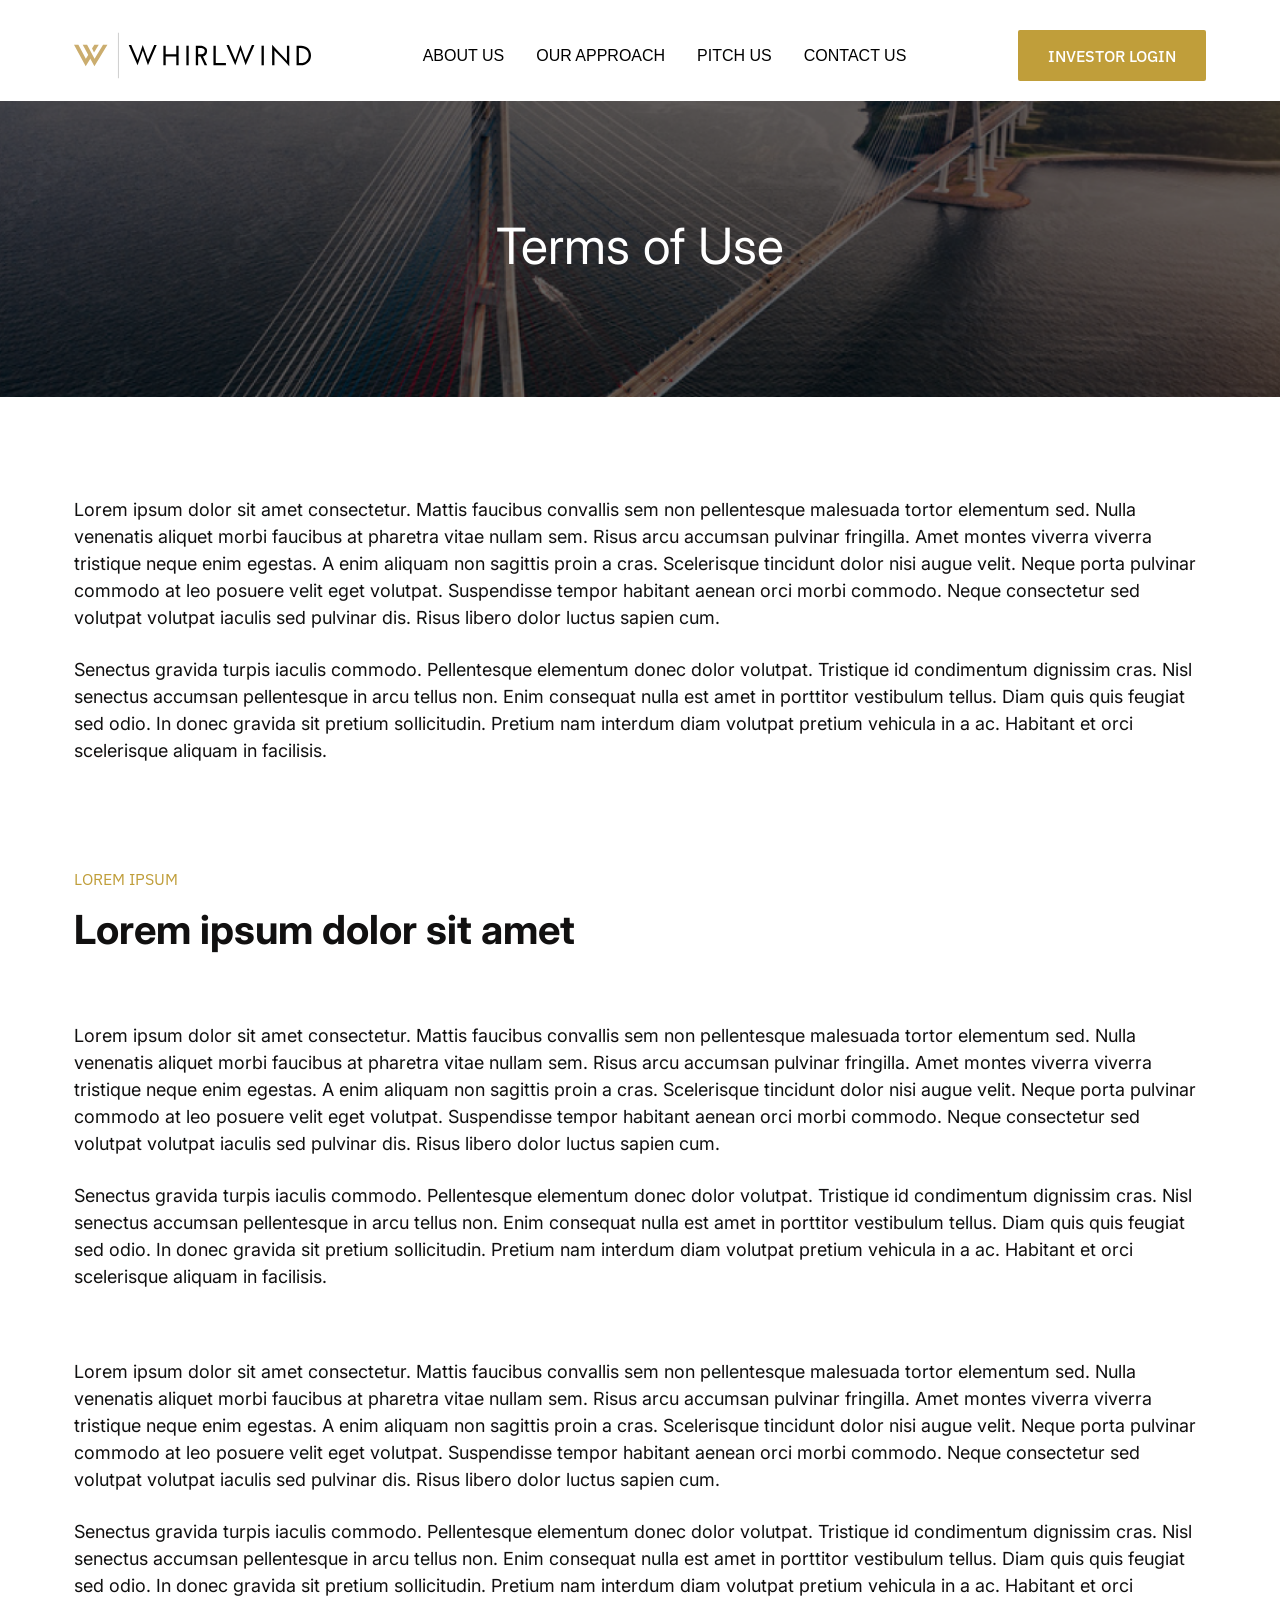
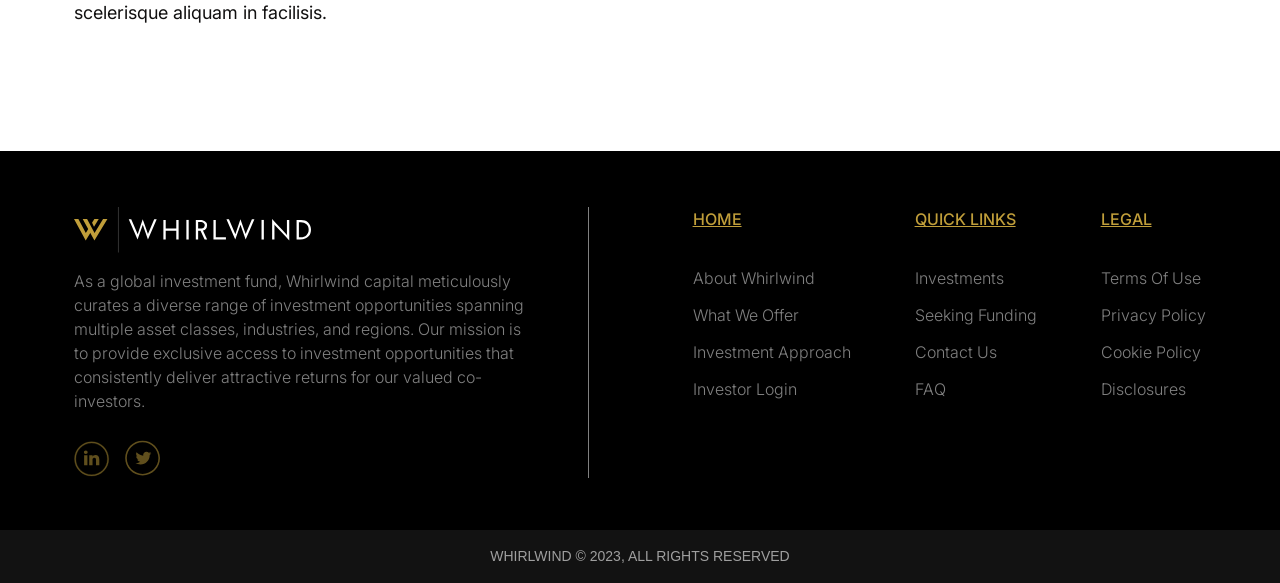
<file: app/terms-of-use.html>
<!DOCTYPE html>
<html lang="en">
<head>
	<meta charset="utf-8">
    <meta name="viewport" content="width=device-width, initial-scale=1">
	<meta http-equiv="X-UA-Compatible" content="ie=edge">
	<meta name="description" content="Whirlwind">
	<meta name="keywords" content="Whirlwind"/>
	<title>Whirlwind</title>
	<link href="https://fonts.cdnfonts.com/css/helvetica-2" rel="stylesheet">
	<link rel="preconnect" href="https://fonts.googleapis.com">
<link rel="preconnect" href="https://fonts.gstatic.com" crossorigin>
<link href="https://fonts.googleapis.com/css2?family=IBM+Plex+Sans:wght@100;200;300;400;500;600;700&family=Inter:wght@100;200;300;400;500;600;700;800;900&family=Manrope:wght@200;300;400;500;600;700;800&display=swap" rel="stylesheet">
	<link rel="stylesheet" href="https://stackpath.bootstrapcdn.com/bootstrap/5.0.0-alpha1/css/bootstrap.min.css" integrity="sha384-r4NyP46KrjDleawBgD5tp8Y7UzmLA05oM1iAEQ17CSuDqnUK2+k9luXQOfXJCJ4I" crossorigin="anonymous">
	<link rel="stylesheet" href="css/style.min.css">
</head>
<body>

<!-- start header -->
<header class="header header--white">
	<div class="container-fluid">

		<div class="logo">
			<a href="index.html">
				<img src="img/logo-black.svg" alt="logo" class="logo-black">
				<img src="img/logo.svg" alt="logo" class="logo-white">
			</a>
		</div>

		<div class="menu">
			<ul>

				<li>
					<a href="#about">
						About us
					</a>
				</li>

				<li>
					<a href="our-approach.html">
						our approach
					</a>
				</li>

				<li>
					<a href="pitch-us.html">
						Pitch us
					</a>
				</li>

				<li>
					<a href="contact-us.html">
						contact us
					</a>
				</li>


			</ul>

			<div class="mobile-menu">
				<a href="" class="mobile-button">
					investor login
				</a>
				<img src="img/mobile-logo.svg" alt="" class="mobile-logo">

				<div class="mobile-social">
					<a href="">
						<img src="img/ln.svg" alt="linkedin">
					</a>
					<a href="">
						<img src="img/tw.svg" alt="twitter">
					</a>
				</div>
			</div>
		</div>

		<div class="menu-btn">
			<div class="menu-row"></div>
			<div class="menu-row"></div>
			<div class="menu-row"></div>
		</div>

		

		<a href="" class="button header__button">
			investor login
		</a>
	</div>
</header>
<!-- end header -->

<!-- start terms main-screen -->
<section class="terms-main-screen">
	<div class="container-fluid">
		<div class="terms-main-screen__title text-center">
			Terms of Use
		</div>
	</div>
</section>
<!-- end terms main-screen -->

<!-- start terms content -->
<section class="terms">
	<div class="container-fluid">

		<div class="text-18">
			Lorem ipsum dolor sit amet consectetur. Mattis faucibus convallis sem non pellentesque malesuada tortor elementum sed. Nulla venenatis aliquet morbi faucibus at pharetra vitae nullam sem. Risus arcu accumsan pulvinar fringilla. Amet montes viverra viverra tristique neque enim egestas. A enim aliquam non sagittis proin a cras. Scelerisque tincidunt dolor nisi augue velit. Neque porta pulvinar commodo at leo posuere velit eget volutpat. Suspendisse tempor habitant aenean orci morbi commodo. Neque consectetur sed volutpat volutpat iaculis sed pulvinar dis. Risus libero dolor luctus sapien cum.
		</div>

		<div class="text-18">
			Senectus gravida turpis iaculis commodo. Pellentesque elementum donec dolor volutpat. Tristique id condimentum dignissim cras. Nisl senectus accumsan pellentesque in arcu tellus non. Enim consequat nulla est amet in porttitor vestibulum tellus. Diam quis quis feugiat sed odio. In donec gravida sit pretium sollicitudin. Pretium nam interdum diam volutpat pretium vehicula in a ac. Habitant et orci scelerisque aliquam in facilisis.
		</div>

		<div class="section-header">
			<div class="sub-title">
				Lorem ipsum
			</div>
			<h2 class="h2">
				Lorem ipsum dolor sit amet
			</h2>
		</div>

		<div class="terms-item">
			<div class="text-18">
			Lorem ipsum dolor sit amet consectetur. Mattis faucibus convallis sem non pellentesque malesuada tortor elementum sed. Nulla venenatis aliquet morbi faucibus at pharetra vitae nullam sem. Risus arcu accumsan pulvinar fringilla. Amet montes viverra viverra tristique neque enim egestas. A enim aliquam non sagittis proin a cras. Scelerisque tincidunt dolor nisi augue velit. Neque porta pulvinar commodo at leo posuere velit eget volutpat. Suspendisse tempor habitant aenean orci morbi commodo. Neque consectetur sed volutpat volutpat iaculis sed pulvinar dis. Risus libero dolor luctus sapien cum.
		</div>

		<div class="text-18">
			Senectus gravida turpis iaculis commodo. Pellentesque elementum donec dolor volutpat. Tristique id condimentum dignissim cras. Nisl senectus accumsan pellentesque in arcu tellus non. Enim consequat nulla est amet in porttitor vestibulum tellus. Diam quis quis feugiat sed odio. In donec gravida sit pretium sollicitudin. Pretium nam interdum diam volutpat pretium vehicula in a ac. Habitant et orci scelerisque aliquam in facilisis.
		</div>
		</div>

		<div class="terms-item">

			<div class="text-18">
			Lorem ipsum dolor sit amet consectetur. Mattis faucibus convallis sem non pellentesque malesuada tortor elementum sed. Nulla venenatis aliquet morbi faucibus at pharetra vitae nullam sem. Risus arcu accumsan pulvinar fringilla. Amet montes viverra viverra tristique neque enim egestas. A enim aliquam non sagittis proin a cras. Scelerisque tincidunt dolor nisi augue velit. Neque porta pulvinar commodo at leo posuere velit eget volutpat. Suspendisse tempor habitant aenean orci morbi commodo. Neque consectetur sed volutpat volutpat iaculis sed pulvinar dis. Risus libero dolor luctus sapien cum.
		</div>

		<div class="text-18">
			Senectus gravida turpis iaculis commodo. Pellentesque elementum donec dolor volutpat. Tristique id condimentum dignissim cras. Nisl senectus accumsan pellentesque in arcu tellus non. Enim consequat nulla est amet in porttitor vestibulum tellus. Diam quis quis feugiat sed odio. In donec gravida sit pretium sollicitudin. Pretium nam interdum diam volutpat pretium vehicula in a ac. Habitant et orci scelerisque aliquam in facilisis.
		</div>
		</div>

		

		


	</div>
</section>
<!-- end terms content -->



<!-- start footer -->

<footer class="footer">
	<div class="container-fluid">
		<div class="footer__left">
			<a href="index.html" class="footer__logo">
				<img src="img/footer-logo.svg" alt="">
			</a>

			<p>
				As a global investment fund, Whirlwind capital meticulously curates a diverse range of investment opportunities spanning multiple asset classes, industries, and regions. Our mission is to provide exclusive access to investment opportunities that consistently deliver attractive returns for our valued co-investors.
			</p>

			<div class="footer__social">
				<a href="">
					<img src="img/in.svg" alt="linkedin">
				</a>
				<a href="">
					<img src="img/twitter.svg" alt="twitter">
				</a>
			</div>
		</div>

		<div class="footer__menu">

			<div class="footer__menu-col">

				<a href="" class="footer__menu-title">
					Home
				</a>

				<a href="" class="footer__menu-link">
					About Whirlwind
				</a>

				<a href="" class="footer__menu-link">
					what we offer
				</a>

				<a href="" class="footer__menu-link">
					Investment approach 
				</a>

				<a href="" class="footer__menu-link">
					Investor Login
				</a>

			</div>

			<div class="footer__menu-col">

				<a href="" class="footer__menu-title">
					Quick Links
				</a>

				<a href="" class="footer__menu-link">
					Investments
				</a>

				<a href="" class="footer__menu-link">
					Seeking Funding
				</a>

				<a href="" class="footer__menu-link">
					Contact Us 
				</a>

				<a href="" class="footer__menu-link">
					FAQ
				</a>

			</div>

			<div class="footer__menu-col">

				<a href="" class="footer__menu-title">
					Legal
				</a>

				<a href="" class="footer__menu-link">
					Terms of use
				</a>

				<a href="" class="footer__menu-link">
					Privacy Policy
				</a>

				<a href="" class="footer__menu-link">
					Cookie Policy
				</a>

				<a href="" class="footer__menu-link">
					Disclosures
				</a>

			</div>

		</div>
	</div>
	<div class="footer__bottom">
		WHIRLWIND © 2023, All Rights Reserved
	</div>
</footer>
<!-- end footer -->

<script
  src="https://code.jquery.com/jquery-3.7.0.min.js"
  integrity="sha256-2Pmvv0kuTBOenSvLm6bvfBSSHrUJ+3A7x6P5Ebd07/g="
  crossorigin="anonymous"></script>
	<script src="js/main.js"></script>
	<script type="text/javascript">
		$(document).ready(function() {
	
	$("#form").submit(function() {
		$.ajax({
			type: "POST",
			url: "mail.php",
			data: $(this).serialize()
		}).done(function() {
			$(this).find("input").val("");
			alert("Thank you! Message successfully sent!");
			$("#form").trigger("reset");
		});
		return false;
	});
	
	});
</body>
</html>
</file>
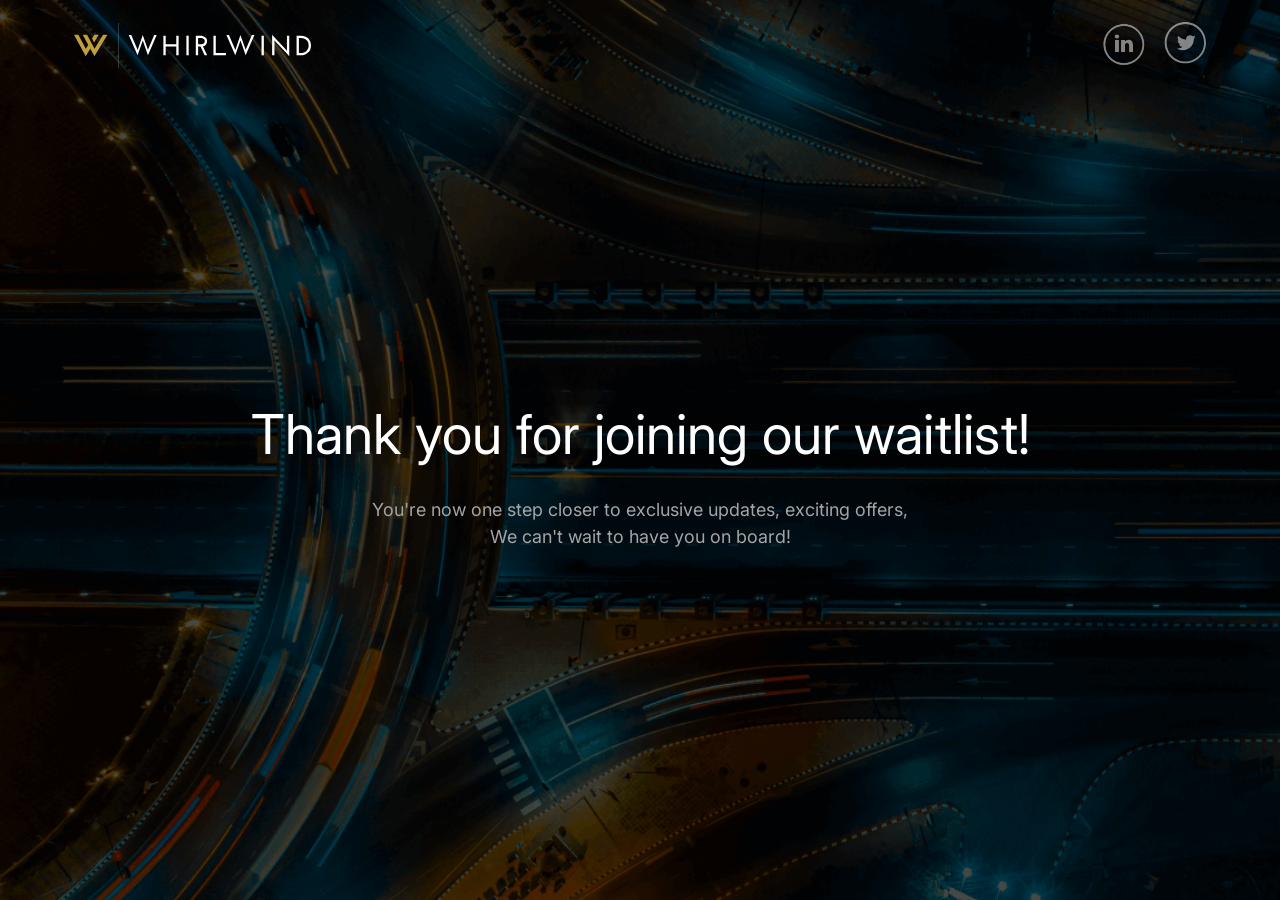
<file: app/thank-you.html>
<!DOCTYPE html>
<html lang="en">
<head>
	<meta charset="utf-8">
    <meta name="viewport" content="width=device-width, initial-scale=1">
	<meta http-equiv="X-UA-Compatible" content="ie=edge">
	<meta name="description" content="Whirlwind">
	<meta name="keywords" content="Whirlwind"/>
	<title>Whirlwind</title>
	<link href="https://fonts.cdnfonts.com/css/helvetica-2" rel="stylesheet">
	<link rel="preconnect" href="https://fonts.googleapis.com">
<link rel="preconnect" href="https://fonts.gstatic.com" crossorigin>
<link href="https://fonts.googleapis.com/css2?family=IBM+Plex+Sans:wght@100;200;300;400;500;600;700&family=Inter:wght@100;200;300;400;500;600;700;800;900&family=Manrope:wght@200;300;400;500;600;700;800&display=swap" rel="stylesheet">
	<link rel="stylesheet" href="https://stackpath.bootstrapcdn.com/bootstrap/5.0.0-alpha1/css/bootstrap.min.css" integrity="sha384-r4NyP46KrjDleawBgD5tp8Y7UzmLA05oM1iAEQ17CSuDqnUK2+k9luXQOfXJCJ4I" crossorigin="anonymous">
	<link rel="stylesheet" href="css/style.min.css">
</head>
<body>

<!-- start coming-soon page -->
<div class="coming-soon">
	<div class="container-fluid">
		<a href="index.html" class="logo-coming">
			<img src="img/logo.svg" alt="logo">
		</a>

		<div class="coming-soon__sicial">
			<a href="">
				<svg width="45" height="45" viewBox="0 0 45 45" fill="none" xmlns="http://www.w3.org/2000/svg">
				<path d="M30.0224 29.8806V23.1337C30.0224 19.5186 28.0927 17.8369 25.5198 17.8369C23.4442 17.8369 22.514 18.9786 21.9954 19.7804V18.1138H18.0844C18.136 19.2178 18.0844 29.8806 18.0844 29.8806H21.9954V23.3087C21.9954 22.9575 22.0205 22.6063 22.125 22.3558C22.407 21.6534 23.0502 20.9259 24.1302 20.9259C25.5463 20.9259 26.1115 22.0046 26.1115 23.5856V29.8806H30.0224ZM13.9645 16.5077C15.3278 16.5077 16.1774 15.6039 16.1774 14.4735C16.1522 13.3193 15.3278 12.4419 13.9897 12.4419C12.6516 12.4419 11.7781 13.3193 11.7781 14.4735C11.7781 15.6026 12.6277 16.5077 13.9393 16.5077H13.9645ZM15.9194 29.8806V18.1138H12.0097V29.8806H15.9194Z"/>
				<path d="M20.9 3.53879C31.3111 3.53879 39.7813 12.0089 39.7813 22.42C39.7813 32.8312 31.3111 41.3013 20.9 41.3013C10.4889 41.3013 2.01876 32.8312 2.01876 22.42C2.01876 12.0089 10.4889 3.53879 20.9 3.53879ZM20.9 2.28004C9.77644 2.28004 0.76001 11.2965 0.76001 22.42C0.76001 33.5436 9.77769 42.56 20.9 42.56C32.0223 42.56 41.04 33.5424 41.04 22.42C41.04 11.2977 32.0223 2.28004 20.9 2.28004Z"/>
				<path d="M20.9 3.69079C31.2272 3.69079 39.6293 12.0929 39.6293 22.42C39.6293 32.7472 31.2272 41.1493 20.9 41.1493C10.5728 41.1493 2.17076 32.7472 2.17076 22.42C2.17076 12.0929 10.5728 3.69079 20.9 3.69079ZM20.9 2.12804C9.69249 2.12804 0.60801 11.2125 0.60801 22.42C0.60801 33.6276 9.69375 42.712 20.9 42.712C32.1063 42.712 41.192 33.6263 41.192 22.42C41.192 11.2138 32.1063 2.12804 20.9 2.12804Z" stroke="white" stroke-opacity="0.5" stroke-width="0.304"/>
			</svg>
			</a>

			<a href="">
				<svg width="42" height="42" viewBox="0 0 42 42" fill="none" xmlns="http://www.w3.org/2000/svg">
				<path d="M31.164 13.416C30.4066 13.8647 29.5787 14.1819 28.7154 14.3541C27.9817 13.5846 26.964 13.1504 25.9008 13.1532C23.8064 13.1375 22.0903 14.8117 22.0543 16.9059C22.0552 17.1966 22.0898 17.4863 22.1575 17.7691C19.0729 17.6235 16.1921 16.1865 14.2205 13.81C13.8832 14.3783 13.702 15.0256 13.6951 15.6864C13.6952 16.9605 14.3417 18.1474 15.412 18.8386C14.8008 18.8187 14.2029 18.6548 13.667 18.3601C13.667 18.3601 13.667 18.3601 13.667 18.4071C13.6608 20.237 14.9568 21.8127 16.7536 22.1598C16.1872 22.3108 15.5941 22.3332 15.018 22.2255C15.536 23.7756 16.977 24.829 18.6112 24.8524C17.2507 25.9103 15.578 26.4877 13.8547 26.4942C13.5411 26.4939 13.2278 26.4751 12.9165 26.438C14.682 27.5548 16.7285 28.147 18.8177 28.1454C24.7753 28.2543 29.6932 23.5128 29.802 17.5552C29.8032 17.492 29.8038 17.4289 29.8038 17.3657C29.8038 17.2031 29.8038 17.0405 29.8038 16.8778C30.5391 16.3389 31.1742 15.6753 31.6802 14.917C30.9759 15.2254 30.2298 15.4277 29.4661 15.5175C30.2692 15.0473 30.8731 14.3 31.164 13.416Z"/>
				<path d="M21.3602 0C9.96105 0 0.720215 9.24083 0.720215 20.64C0.720215 32.0392 9.96105 41.28 21.3602 41.28C32.7594 41.28 42.0002 32.0392 42.0002 20.64C42.0002 9.24083 32.7594 0 21.3602 0ZM21.3602 39.4036C10.9973 39.4036 2.5966 31.0029 2.5966 20.64C2.5966 10.2771 10.9973 1.87639 21.3602 1.87639C31.7231 1.87639 40.1238 10.2771 40.1238 20.64C40.1238 31.0029 31.7231 39.4036 21.3602 39.4036Z"/>
			</svg>
			</a>
			
		
		</div>

		<div class="coming-soon__content">
			<div class="coming-soon__title text-center">
				Thank you for joining our waitlist!
			</div>

			<div class="text-18">
				You're now one step closer to exclusive updates, exciting offers, <br>
We can't wait to have you on board!
			</div>

			
		</div>


	</div>
</div>
<!-- end coming-soon page -->

<script
  src="https://code.jquery.com/jquery-3.7.0.min.js"
  integrity="sha256-2Pmvv0kuTBOenSvLm6bvfBSSHrUJ+3A7x6P5Ebd07/g="
  crossorigin="anonymous"></script>
	<script src="js/main.js"></script>
	<script type="text/javascript">
		$(document).ready(function() {
	
	$("#form").submit(function() {
		$.ajax({
			type: "POST",
			url: "mail.php",
			data: $(this).serialize()
		}).done(function() {
			$(this).find("input").val("");
			alert("Thank you! Message successfully sent!");
			$("#form").trigger("reset");
		});
		return false;
	});
	
	});
</script>
</body>
</html>
</file>
<file: app/css/style.min.css>
body{font-family:"Inter",sans-serif;font-size:16px;font-weight:400;color:#111010}.container-fluid{width:1325px;padding-left:0;padding-right:0;max-width:88.372vw}p{margin-bottom:0}.container-fluid--xs{width:1150px}.button{background:#c09e3a;color:#fff;-webkit-transition:all .3s;-o-transition:all .3s;transition:all .3s;text-decoration:none;height:52px;display:-webkit-box;display:-ms-flexbox;display:flex;-webkit-box-align:center;-ms-flex-align:center;align-items:center;-webkit-box-pack:center;-ms-flex-pack:center;justify-content:center;font-weight:500;border-radius:2px}.button:hover{background:#8c6d10;color:#fff}.h1{font-size:70px;color:#fff;text-transform:capitalize}.h1 span{font-weight:400;color:#dedede}.h2{font-size:40px;font-weight:700;margin-bottom:30px}.h3{font-size:18px;font-weight:500;font-family:"Manrope",sans-serif;text-transform:uppercase}.bold{font-weight:700}.white{color:#fff}.text-18{font-size:18px}.sub-title{font-family:"IBM Plex Sans",sans-serif;color:#c09e3a;margin-bottom:15px;text-transform:uppercase}.button--transparent-gold{color:#c09e3a}.header{position:absolute;top:0;left:0;width:100%;padding-top:30px;padding-bottom:20px}.header .container-fluid{width:1325px;max-width:88.372vw;display:-webkit-box;display:-ms-flexbox;display:flex;-webkit-box-align:center;-ms-flex-align:center;align-items:center;-webkit-box-pack:justify;-ms-flex-pack:justify;justify-content:space-between}.header__button{height:51px;padding:0 30px;text-transform:uppercase;font-family:"IBM Plex Sans",sans-serif}.mobile-menu{display:none}.menu ul{display:-webkit-box;display:-ms-flexbox;display:flex;-webkit-box-align:center;-ms-flex-align:center;align-items:center;margin:0;padding:0;list-style:none}.menu ul li{margin:0 16px}.menu ul a{text-decoration:none;color:#fff;text-transform:uppercase;font-family:"Helvetica",sans-serif;font-weight:500}.menu ul a:hover{text-decoration:underline}.menu-btn{display:none}.main-screen{padding-top:250px;padding-bottom:250px;background:url("../img/main-screen.png");background-size:cover;background-position:center}.main-screen .container-fluid{width:1150px}.main-screen .h1{margin-bottom:42px}.main-screen .text-18{color:#fff;margin-bottom:30px}.main-screen__buttons{display:-webkit-box;display:-ms-flexbox;display:flex}.main-screen__buttons .button{width:171px;height:52px;margin-right:19.67px}.button--transparent{background:rgba(0,0,0,0);border:1px solid #c09e3a}.button--transparent:hover{border-color:#8c6d10}.about{padding-top:96px;padding-bottom:118px}.about p{font-weight:300;font-size:34px;width:1130px;max-width:100%;color:#111010}.tabs-section{padding-bottom:76px}.tabs-wrapper{background:#000}.tabs-list{width:490px;min-width:490px;height:100%;padding-top:73px;padding-bottom:73px;background:url("../img/bg.svg");background-size:cover}.tab{color:#8e8e8e;text-transform:uppercase;font-size:30px;margin-bottom:36px;cursor:pointer;font-weight:500}.tab.active{color:#c09e3a;font-weight:700}.tab:last-child{margin-bottom:0}.tabs-list{display:-webkit-box;display:-ms-flexbox;display:flex;-webkit-box-pack:center;-ms-flex-pack:center;justify-content:center}.tab__item{color:#fff;display:none}.tab__item:first-child{display:block}.tabs-wrapper{display:-webkit-box;display:-ms-flexbox;display:flex;-webkit-box-align:center;-ms-flex-align:center;align-items:center}.tabs-content{padding-left:130px;padding-right:50px;width:650px;max-width:100%}.line{width:50px;height:1px;background:#c09e3a;margin-bottom:22px}.tab__item-text{font-size:22px;color:#aaa}.offer-list{padding-top:30px}.what-we-offer{padding-bottom:112px}.offer-item{width:100%;background:#f5f5f5;padding:29px 16px;padding-right:5px;cursor:pointer;display:-webkit-box;display:-ms-flexbox;display:flex;-webkit-box-orient:vertical;-webkit-box-direction:normal;-ms-flex-direction:column;flex-direction:column;-webkit-box-pack:justify;-ms-flex-pack:justify;justify-content:space-between;text-decoration:none;height:100%}.offer-item .h3{margin-top:20px;margin-bottom:25px;color:#111010}.offer-item p{color:#686868}.read-more{color:#111010;text-decoration:none;font-size:14px;font-weight:500;margin-top:10px;display:-webkit-box;display:-ms-flexbox;display:flex;-webkit-box-align:center;-ms-flex-align:center;align-items:center;font-family:"IBM Plex Sans",sans-serif}.read-more svg{fill:#111010;margin-left:8px}.offer-item:hover{background:#000}.offer-item:hover .h3{color:#fff}.offer-item:hover p{color:#959595}.offer-item:hover .read-more{color:#c09e3a}.offer-item:hover .read-more svg{fill:#c09e3a}.statistic-section{padding-bottom:90px}.statistic-wrapper{background:#000;padding-top:100px;padding-bottom:100px;background-image:url("../img/stat-bg.svg");background-repeat:no-repeat;background-position:top left}.statistic__content{width:1040px;max-width:95%;margin-left:auto;margin-right:auto}.statistic-title{color:#c09e3a;font-size:40px;font-weight:700}.statistic-header{display:-webkit-box;display:-ms-flexbox;display:flex;padding-bottom:56px;border-bottom:1px solid #fff;margin-bottom:97px}.statistic-title{min-width:50%}.statistic-header-text{color:#aaa;width:459px;max-width:50%}.statistic-row{color:#fff;display:-webkit-box;display:-ms-flexbox;display:flex;-webkit-box-pack:justify;-ms-flex-pack:justify;justify-content:space-between}.statistic-item{width:33.3%;display:-webkit-box;display:-ms-flexbox;display:flex;-webkit-box-pack:center;-ms-flex-pack:center;justify-content:center;position:relative}.statistic-item:first-child{-webkit-box-pack:start;-ms-flex-pack:start;justify-content:flex-start}.statistic-item:last-child{-webkit-box-pack:end;-ms-flex-pack:end;justify-content:flex-end}.statistic-item__title{color:#c09e3a;font-family:"Manrope",sans-serif;margin-bottom:10px}.statistic-item__value{font-size:66px}.statistic-item__text{text-transform:uppercase;color:#8f8f8f}.statistic-item:nth-child(2):before{content:"";width:1px;height:96px;background:rgba(255,255,255,.5);position:absolute;top:50%;-webkit-transform:translateY(-50%);-ms-transform:translateY(-50%);transform:translateY(-50%);left:0}.statistic-item:nth-child(2):after{content:"";width:1px;height:96px;background:rgba(255,255,255,.5);position:absolute;top:50%;-webkit-transform:translateY(-50%);-ms-transform:translateY(-50%);transform:translateY(-50%);right:0}.investment-approach{padding-bottom:90px}.investment-approach p{margin-bottom:20px}.investment-approach .button--transparent{color:#000}.investment-approach .button--transparent:hover{color:#fff}.investment-approach .main-screen__buttons{margin-top:41px}.investment-approach__text{width:487px;max-width:100%}.accordion{background:#fff;border:1px solid #ccc;-webkit-box-shadow:0px 0px 54px rgba(109,109,109,.09);box-shadow:0px 0px 54px rgba(109,109,109,.09);padding:45px;padding-bottom:0}.accordion__item-header{display:-webkit-box;display:-ms-flexbox;display:flex;-webkit-box-align:center;-ms-flex-align:center;align-items:center;-webkit-box-pack:justify;-ms-flex-pack:justify;justify-content:space-between;padding-top:28px;cursor:pointer}.accordion__item-text{display:none;padding-top:28px}.accordion__item-title{font-size:22px;font-weight:700}.accordion__item{-webkit-transition:all .3s;-o-transition:all .3s;transition:all .3s}.accordion__item.active img{-webkit-transform:rotate(-180deg);-ms-transform:rotate(-180deg);transform:rotate(-180deg);-webkit-transition:all .3s;-o-transition:all .3s;transition:all .3s}.accordion__item{border-bottom:1px solid #c1c1c1;padding-bottom:28px}.accordion__item:last-child{border-bottom:none}.forward-thinking{padding-bottom:90px}.forward-thinking__img{width:100%}.forward-thinking .main-screen__buttons{margin-top:36px}.forward-thinking .main-screen__buttons .button--transparent{color:#000}.map-section{background:#000;padding-top:90px;padding-bottom:131px}.map-section .h2{margin-bottom:110px}.map-wrapper{width:1153px;max-width:100%;margin-left:auto;margin-right:auto;position:relative}.map-wrapper img{max-width:100%}.pin{position:absolute;cursor:pointer}.pin svg{fill:#fff}.pin1{top:33.274%;left:26.215%}.pin2{top:28.292%;left:50.737%}.pin3{top:44%;left:62.793%}.pin4{top:49.5%;left:61.145%}.pin5{top:46%;left:79.965%}.pin-disable{position:absolute;top:0;left:50%;-webkit-transform:translateX(-48%) translateY(-100%);-ms-transform:translateX(-48%) translateY(-100%);transform:translateX(-48%) translateY(-100%);width:111px;height:66px;background:url("../img/city.svg");background-size:100%;text-align:center;font-size:16px;text-transform:uppercase;font-weight:500;color:#fff;padding-top:11px;opacity:0;visibility:hidden}.pin svg:hover+.pin-disable{opacity:1;visibility:visible}.elips{position:absolute;width:100%;top:100%;-webkit-transform:translateY(-60%);-ms-transform:translateY(-60%);transform:translateY(-60%)}.portfolio{padding-top:90px;padding-bottom:66px}.logo-item{width:18%;background:#f5f5f5;height:100px;display:-webkit-box;display:-ms-flexbox;display:flex;-webkit-box-align:center;-ms-flex-align:center;align-items:center;-webkit-box-pack:center;-ms-flex-pack:center;justify-content:center;margin-bottom:24px}.logo-item img{max-width:80%}.logos-row{display:-webkit-box;display:-ms-flexbox;display:flex;-webkit-box-pack:justify;-ms-flex-pack:justify;justify-content:space-between;-ms-flex-wrap:wrap;flex-wrap:wrap;margin-top:60px}.faq{padding-bottom:90px}.faq .button{margin-top:58px;width:170px}.faq-wrapper{background:#000;display:-webkit-box;display:-ms-flexbox;display:flex}.faq__title-wrapper{min-height:100%;min-width:490px;padding-top:104px;padding-bottom:72px;color:#fff;padding-left:64px;padding-right:15px;background:url("../img/dots.png")}.faq-content{padding:60px 97px 72px 59px;width:calc(100% - 490px)}.accordion-black__item{color:#fff;width:100%;padding-top:31px;padding-bottom:31px;border-bottom:1px solid #828282}.accordion-black__item-text{display:none;padding-top:31px;color:#afafaf;width:573px;max-width:100%}.accordion-black__item-header{display:-webkit-box;display:-ms-flexbox;display:flex;-webkit-box-pack:justify;-ms-flex-pack:justify;justify-content:space-between;-webkit-box-align:center;-ms-flex-align:center;align-items:center;cursor:pointer}.faq-content{width:100%}.footer{background:#000;color:rgba(255,255,255,.5);font-weight:300;padding-top:56px}.footer .container-fluid{display:-webkit-box;display:-ms-flexbox;display:flex;-webkit-box-pack:justify;-ms-flex-pack:justify;justify-content:space-between}.footer__left{width:515px;max-width:50%;border-right:1px solid rgba(255,255,255,.5);padding-right:50px}.footer__logo{margin-bottom:16px;display:block}.footer__social{margin-top:27px;display:-webkit-box;display:-ms-flexbox;display:flex}.footer__social a{text-decoration:none;display:block;margin-right:13px}.footer__menu-col a{display:block}.footer__menu{display:-webkit-box;display:-ms-flexbox;display:flex}.footer__menu-col{margin-left:142px}.footer__menu-title{color:#c09e3a;font-weight:500;text-transform:uppercase;text-decoration:underline;margin-bottom:35px}.footer__menu-link{color:rgba(255,255,255,.5);font-weight:300;margin-bottom:13px;text-decoration:none;white-space:nowrap;text-transform:capitalize}.footer__menu-link:hover{color:#fff}.footer__menu-title:hover{color:#c09e3a}.footer__bottom{background:#121212;margin-top:52px;text-align:center;padding-top:16px;padding-bottom:16px;color:#9f9f9f;text-transform:uppercase;font-family:"Helvetica",sans-serif;font-size:14px}.wip{padding-top:90px}.page-main-screen{padding-top:330px;padding-bottom:287px;background:url("../img/aproach.png");background-size:cover;background-position:center;text-align:center;color:#fff}.page-main-screen p{width:552px;max-width:100%;margin-left:auto;margin-right:auto}.page-main-screen--contact{background:url("../img/contact.png");background-size:cover;background-position:center}.light{font-weight:300}.approach-section{padding-top:85px;padding-bottom:90px}.approach-section p{color:#686868}.approach-section .row{margin-top:90px}.approach-section__img{width:100%}.approach-section__item{width:650px;max-width:100%;padding-bottom:40px;margin-bottom:30px;border-bottom:1px solid #c1c1c1}.approach-section__title{font-size:30px;font-weight:700;margin-bottom:15px}.approach-section__item:last-child{margin-bottom:0;padding-bottom:0;border:none}.black-section{background:#000;padding-top:80px;padding-bottom:80px}.black-section .section-header{width:483px;max-width:100%}.black-section .text-18{color:#aaa;margin-bottom:35px}.black-section .text-18:last-child{margin-bottom:0}.items-sec{padding-top:65px;padding-bottom:65px;background:#f5f5f5}.items-sec .col-lg-4{margin-bottom:26px}.items-sec__item{background:#fff;border:.957462px solid #d6d6d6;-webkit-box-shadow:0px 0px 37px rgba(0,0,0,.1);box-shadow:0px 0px 37px rgba(0,0,0,.1);padding:38px;display:block;color:#000;text-decoration:none}.items-sub-title{font-size:14px;text-transform:uppercase;text-decoration:underline;color:#c09e3a;margin-bottom:19px}.items-title{font-size:24px;font-weight:700;margin-bottom:19px}.items-sec__item:hover{background:#c09e3a;color:#fff}.items-sec__item:hover .items-sub-title{color:#fff}.contact-social{padding-top:50px;padding-bottom:50px;background:#f5f5f5}.contact-social .container-fluid{display:-webkit-box;display:-ms-flexbox;display:flex;-webkit-box-align:center;-ms-flex-align:center;align-items:center;-webkit-box-pack:center;-ms-flex-pack:center;justify-content:center}.contact-social__item{display:-webkit-box;display:-ms-flexbox;display:flex;-webkit-box-align:center;-ms-flex-align:center;align-items:center;margin:0 39px}.contact-social__item{color:#000;text-decoration:none;font-weight:500}.contact-social__item img{margin-right:18px}.contact-social__item:hover{color:#000}.contact-form-section{background-color:#f5f5f5;background-image:url("../img/contact-map.svg");background-size:cover;background-position:center;padding-top:89px;padding-bottom:135px}.input{display:block;width:100%;height:53px;margin-bottom:27px;border:1px solid #ccc;outline:none;padding:0 10px}.textarea{display:block;width:100%;margin-bottom:27px;height:145px;border:1px solid #ccc;outline:none;padding:0 10px}.contact-form{width:803px;max-width:100%;margin-left:auto;margin-right:auto;padding:50px;-webkit-box-shadow:0px 0px 94px rgba(0,0,0,.08);box-shadow:0px 0px 94px rgba(0,0,0,.08);border-radius:3px;background:#fff;margin-top:60px}.input-row{display:-webkit-box;display:-ms-flexbox;display:flex;-webkit-box-pack:justify;-ms-flex-pack:justify;justify-content:space-between;-webkit-box-align:center;-ms-flex-align:center;align-items:center}.input-wrapper{width:48%}.label{color:#686868;margin-bottom:25px}.submit-button{width:100%;border:none;outline:none}.submit-button:hover{color:#fff;text-transform:capitalize}.check-box-row{display:-webkit-box;display:-ms-flexbox;display:flex;-webkit-box-align:center;-ms-flex-align:center;align-items:center;margin-bottom:27px}.checkbox{display:none}.checkbox-label{border:1px solid #979797;border-radius:4px;width:30px;height:30px;margin-right:13px;cursor:pointer}.checkbox:checked+.checkbox-label{background:url("../img/check.svg");background-position:center;background-repeat:no-repeat;background-size:70%;color:#575757}.black-section--white{background:#fff;color:#000}.black-section--white .h2{color:#000}.black-section--white .text-18{color:#000}.applay{background:#222;padding:90px 0}.applay .container-fluid{width:855px}.applay .accordion__item-title{font-size:30px;font-weight:600}.applay .text-18{color:#fff}.applay .button{border:none;width:241px;margin-top:70px}.page-main-screen--faq{background:url("../img/faq.png");background-size:cover;background-position:center}.faq--page{background:#111010;padding-bottom:17px}.faq--page .faq-content{padding-right:0}.faq--page .faq-content{background:#111010}.faq__title-wrapper{background-color:#111010}.header--white{position:static}.header--white .menu ul a{color:#000}.terms-main-screen{padding-top:108px;padding-bottom:113px;background:url("../img/terms-ms.png");background-size:cover;background-position:center}.terms-main-screen__title{color:#fff;font-size:50px}.logo-black.hide{display:none}.logo-white{display:none}.logo-white.show{display:block}.terms{padding-top:99px;padding-bottom:100px}.text-18{margin-bottom:25px}.section-header{margin-top:103px}.terms-item{margin-top:68px}.terms ul{margin-top:56px;margin-bottom:56px}.terms li{margin-bottom:15px}.section-header--margin{margin-top:0}.cookies{position:fixed;bottom:0;left:0;width:100%;z-index:999;background:#fff;padding-top:22px;padding-bottom:22px}.cookies .container-fluid{display:-webkit-box;display:-ms-flexbox;display:flex;-webkit-box-pack:justify;-ms-flex-pack:justify;justify-content:space-between}.cookies-text{width:767px;max-width:90%}.close-cookies{cursor:pointer}.cookies-button{display:-webkit-box;display:-ms-flexbox;display:flex;-webkit-box-align:center;-ms-flex-align:center;align-items:center}.cookies-button .button,.cookies-button .link{display:block;white-space:nowrap;margin-left:34px;width:169px;height:50px;display:-webkit-box;display:-ms-flexbox;display:flex;-webkit-box-align:center;-ms-flex-align:center;align-items:center;-webkit-box-pack:center;-ms-flex-pack:center;justify-content:center}.right-cookies{display:-webkit-box;display:-ms-flexbox;display:flex}.close-cookies{margin-left:50px}.link{-webkit-text-decoration-line:underline;text-decoration-line:underline;text-transform:capitalize;color:#000;cursor:pointer}.link:hover{color:#000}.cookies-setting{background:rgba(0,0,0,.7);position:fixed;top:0;left:0;width:100%;height:100%;z-index:999;overflow-y:auto;display:none}.cookies-setting .button{cursor:pointer}.cookies-setting__modal{position:absolute;top:3vw;left:50%;-webkit-transform:translateX(-50%);-ms-transform:translateX(-50%);transform:translateX(-50%);background:#fff;padding:51px;width:819px;max-width:100%}.modal-logo{margin-bottom:46px}.modal-text{margin-top:30px;margin-bottom:50px}.modal-text p{margin-bottom:16px}.cookies-setting .text-18{margin-bottom:0}.cookies-setting .button--transparent{width:168px;color:#000}.setting-wrapper{margin-top:36px;margin-bottom:36px;border:1px solid #b9b9b9;border-radius:4px}.setting-item{padding-top:17px;padding-bottom:17px;border-bottom:1px solid #b9b9b9;padding-left:30px;padding-right:30px}.setting-item:last-child{border-bottom:none}.switch{position:relative;display:inline-block;width:45px;height:23.82px}.switch input{opacity:0;width:0;height:0}.slider{position:absolute;cursor:pointer;top:0;left:0;right:0;bottom:0;background-color:#ccc;-webkit-transition:.4s;-o-transition:.4s;transition:.4s}.slider:before{position:absolute;content:"";height:18px;width:18px;left:4px;bottom:3px;background-color:#fff;-webkit-transition:.4s;-o-transition:.4s;transition:.4s}.input-checkbox:checked+.slider{background-color:#c09e3a}.input-checkbox:focus+.slider{-webkit-box-shadow:0 0 1px #c09e3a;box-shadow:0 0 1px #c09e3a}.input-checkbox:checked+.slider:before{-webkit-transform:translateX(20px);-ms-transform:translateX(20px);transform:translateX(20px)}.slider.round{border-radius:34px}.slider.round:before{border-radius:50%}.setting-item{display:-webkit-box;display:-ms-flexbox;display:flex;-webkit-box-align:center;-ms-flex-align:center;align-items:center;-webkit-box-pack:justify;-ms-flex-pack:justify;justify-content:space-between}.coming-soon{min-height:100vh;min-width:100%;background:url("../img/coming-soon.png");background-size:cover;background-position:center}.coming-soon .container-fluid{display:-webkit-box;display:-ms-flexbox;display:flex;-ms-flex-wrap:wrap;flex-wrap:wrap;color:#fff;padding-top:22px}.logo-coming{width:50%;height:46px}.coming-soon__sicial{width:50%;height:46px;display:-webkit-box;display:-ms-flexbox;display:flex;-webkit-box-pack:end;-ms-flex-pack:end;justify-content:flex-end}.coming-soon__sicial svg{fill:#fff;opacity:.5;-webkit-transition:all .3s;-o-transition:all .3s;transition:all .3s}.coming-soon__sicial svg:hover{opacity:1}.coming-soon__sicial a{margin-left:16px}.coming-soon__content{text-align:center;width:100%;min-height:calc(100vh - 68px);display:-webkit-box;display:-ms-flexbox;display:flex;-webkit-box-align:center;-ms-flex-align:center;align-items:center;-webkit-box-pack:center;-ms-flex-pack:center;justify-content:center;-webkit-box-orient:vertical;-webkit-box-direction:normal;-ms-flex-direction:column;flex-direction:column}.coming-soon__content .text-18{color:#a5a5a5}.coming-soon__title{font-size:55px;margin-bottom:20px}.coming-soon__title span{font-weight:700}.coming-soon__form{height:45.87px}.coming-soon__form input{height:100%;outline:none;background:rgba(0,0,0,0);border:1.17614px solid #ababab;margin:0;color:#fff}.coming-soon__form .coming-soon__input{width:246px;padding-left:16px}.comiing-soon__input-button{height:100%;outline:none;background:rgba(0,0,0,0);border:1.17614px solid #ababab;margin:0;color:#fff;display:-webkit-box;display:-ms-flexbox;display:flex;text-decoration:none;display:flex;-webkit-box-pack:center;-ms-flex-pack:center;justify-content:center;-webkit-box-align:center;-ms-flex-align:center;align-items:center;text-transform:uppercase}.comiing-soon__input-button{width:170px;border-left:none;color:#fff;font-weight:500}.coming-soon__form{display:-webkit-box;display:-ms-flexbox;display:flex;-webkit-box-pack:center;-ms-flex-pack:center;justify-content:center;background:rgba(255,255,255,.19);color:#fff}.comiing-soon__input-button:hover{color:#fff}@media only screen and (max-width: 1300px){.tabs-content{padding-left:7vw}.tabs-list{min-width:400px;width:400px}.faq-content{padding:60px 40px 72px 40px;width:55%}.faq__title-wrapper{width:47%;min-width:47%}.faq__title-wrapper{padding-left:47px}.footer__menu-col{margin-left:5vw}}@media only screen and (max-width: 1100px){.header .container-fluid{max-width:95vw}}@media only screen and (max-width: 992px){.header__button{display:none}.menu{display:none}.menu-btn{cursor:pointer}.menu-row{width:30px;height:3px;background:#fff;margin-bottom:6px;-webkit-transition:all .3s;-o-transition:all .3s;transition:all .3s}.header .container-fluid{max-width:88.372vw}.menu-row:last-child{margin-bottom:0}.menu-btn.active .menu-row:last-child{display:none}.menu-btn.active .menu-row:first-child{-webkit-transform:rotate(45deg);-ms-transform:rotate(45deg);transform:rotate(45deg);margin-bottom:0;position:relative;top:2.5px}.menu-btn.active .menu-row:nth-child(2){-webkit-transform:rotate(-45deg);-ms-transform:rotate(-45deg);transform:rotate(-45deg)}.menu.active{display:block;position:absolute;top:0;left:0;width:100%;min-height:100vh;background:#000;padding-top:211px}.logo{position:relative;z-index:999}.menu ul{-webkit-box-orient:vertical;-webkit-box-direction:normal;-ms-flex-direction:column;flex-direction:column}.menu ul a{font-size:25px}.menu ul a:hover,.menu ul a.active{font-weight:700}.menu ul li{margin-bottom:53px}.mobile-menu{display:block}.mobile-logo{display:block;margin-left:auto;margin-right:auto;margin-top:92px}.mobile-button{margin-left:auto;margin-right:auto;display:-webkit-box;display:-ms-flexbox;display:flex;-webkit-box-pack:center;-ms-flex-pack:center;justify-content:center;-webkit-box-align:center;-ms-flex-align:center;align-items:center;height:50px;width:184px;border:1px solid #c09e3a;font-size:16px;text-transform:uppercase;color:#fff;text-decoration:none}.menu-btn{display:block}.mobile-social{display:-webkit-box;display:-ms-flexbox;display:flex;-webkit-box-pack:center;-ms-flex-pack:center;justify-content:center;margin-top:33px}.mobile-social a{margin:0 10px}.tabs-list{min-width:35vw;width:35vw}.tabs-content{padding-left:5vw;padding-right:5vw}.what-we-offer .col-md-6{margin-bottom:20px}.statistic-item__value{font-size:50px}.statistic-item__title,.statistic-item__text{font-size:13px}.statistic-title{min-width:40%}.statistic-header-text{width:58%;max-width:100%}.accordion{margin-top:11.628vw}.investment-approach__text{width:100%}.forward-thinking__img{margin-bottom:13.488vw;display:block}.logo-item{height:8vw}.faq-wrapper{-webkit-box-orient:vertical;-webkit-box-direction:normal;-ms-flex-direction:column;flex-direction:column}.faq__title-wrapper{width:100%;background-size:cover}.faq-content{width:100%}.footer .container-fluid{-webkit-box-orient:vertical;-webkit-box-direction:normal;-ms-flex-direction:column;flex-direction:column}.footer__left{width:100%;border-right:none;max-width:100%;border-bottom:1px solid rgba(255,255,255,.5);padding-bottom:12.093vw;margin-bottom:14.651vw}.footer__menu-col{margin-left:0}.footer__menu{display:-webkit-box;display:-ms-flexbox;display:flex;-webkit-box-pack:justify;-ms-flex-pack:justify;justify-content:space-between}.approach-section__item:last-child{margin-bottom:11.628vw}.h2 br{display:none}.cookies .container-fluid{-webkit-box-orient:vertical;-webkit-box-direction:normal;-ms-flex-direction:column;flex-direction:column;-webkit-box-align:center;-ms-flex-align:center;align-items:center}.close-cookies{position:absolute;top:25px;right:25px}.cookies-button{margin-top:20px}.cookies-button .link{margin-left:0}}@media only screen and (max-width: 768px){.menu-row{width:7.17vw;height:.716vw;margin-bottom:1.435vw}.logo img{width:43.023vw}.header{padding-top:17.442vw;padding-bottom:0}.menu-btn.active .menu-row:first-child{top:.7vw}.menu.active{padding-top:40vw;padding-bottom:10vw}.menu ul a{font-size:5.814vw}.menu ul li{margin-bottom:10vw}.mobile-social{margin-top:7.674vw}.mobile-social a{margin:0 2.326vw}.mobile-social a img{width:10.519vw}.mobile-logo{width:43.023vw}.mobile-button{width:42.791vw;height:11.628vw;font-size:3.721vw}.main-screen .h1{font-size:8.372vw;text-align:center;color:#c09e3a;margin-bottom:4.651vw}.main-screen .h1 span{color:#fff}.main-screen{padding-top:75.581vw;padding-bottom:89.535vw}.main-screen .text-18{text-align:center;width:60vw;margin-left:auto;margin-right:auto;text-transform:capitalize;margin-bottom:4.884vw}.text-18{font-size:3.256vw}.main-screen__buttons{-webkit-box-pack:center;-ms-flex-pack:center;justify-content:center}.main-screen__buttons .button{margin-left:1.628vw;margin-right:1.628vw;width:30.233vw;height:8.837vw;font-size:3.256vw}.sub-title{font-size:3.721vw;margin-bottom:4.419vw}.about{padding-top:11.628vw;padding-bottom:11.628vw}.about p{font-size:3.721vw}.tabs-wrapper{-webkit-box-orient:vertical;-webkit-box-direction:normal;-ms-flex-direction:column;flex-direction:column}.tabs{display:-webkit-box;display:-ms-flexbox;display:flex;-webkit-box-align:start;-ms-flex-align:start;align-items:flex-start}.tabs-list{-webkit-box-pack:start;-ms-flex-pack:start;justify-content:flex-start;overflow:scroll}.tabs-list{width:100%;padding-top:6.977vw;padding-bottom:6.977vw}.tabs-section .container-fluid{width:100vw;max-width:100vw}.tab{margin-bottom:0;margin-left:4vw;font-size:4.651vw}.tabs-content{padding-top:13.953vw;padding-bottom:18.14vw}.line{width:11.628vw;height:1px;margin-bottom:5.116vw}.tabs-list::-webkit-scrollbar{width:0px;height:0px;background-color:#fff}.mobile-logo{margin-top:15vw}.tab__item-text{font-size:3.721vw}.h2{font-size:5.814vw;margin-bottom:6.977vw}.offer-list{padding-top:5vw}.offer-item{padding:6.977vw 3.721vw}.offer-item .h3{margin-top:4.651vw;margin-bottom:4.186vw}.offer-item__content img{width:9.302vw}.h3{font-size:4.186vw}body{font-size:3.721vw}.read-more{margin-top:6.512vw;font-size:3.256vw}.read-more svg{width:3.023vw}.what-we-offer .col-md-6{margin-bottom:5.814vw}.tabs-section{padding-bottom:12.093vw}.what-we-offer{padding-bottom:13.953vw}.statistic-header{-webkit-box-orient:vertical;-webkit-box-direction:normal;-ms-flex-direction:column;flex-direction:column}.statistic-row{-webkit-box-orient:vertical;-webkit-box-direction:normal;-ms-flex-direction:column;flex-direction:column}.statistic-header-text{width:100%}.statistic-wrapper{padding-top:13.953vw;padding-bottom:13.953vw}.statistic-title{font-size:6.977vw;margin-bottom:6.279vw}.statistic-header-text{font-size:3.256vw}.statistic-section .container-fluid{width:100%;max-width:100%}.statistic-header{padding-bottom:10.93vw;margin-bottom:0;border-bottom:none}.statistic__content{max-width:87vw}.statistic-wrapper{background-size:23.953vw;background-position:top right}.statistic-item{width:100%;-webkit-box-pack:start;-ms-flex-pack:start;justify-content:flex-start;padding-top:9.302vw;padding-bottom:9.302vw}.statistic-item:last-child{-webkit-box-pack:start;-ms-flex-pack:start;justify-content:flex-start}.statistic-item:nth-child(2):before{top:0;left:0;-webkit-transform:translateY(0);-ms-transform:translateY(0);transform:translateY(0);height:1px;width:22.326vw}.statistic-item:nth-child(2):after{top:100%;left:0;-webkit-transform:translateY(0);-ms-transform:translateY(0);transform:translateY(0);height:1px;width:22.326vw}.statistic-header{padding-bottom:2vw}.statistic-item__title{font-size:2.791vw;margin-bottom:0}.statistic-item__value{font-size:9.895vw}.statistic-item__text{font-size:2.791vw}.statistic-wrapper{padding-bottom:8vw}.investment-approach .main-screen__buttons{-webkit-box-pack:start;-ms-flex-pack:start;justify-content:flex-start;margin-top:9.302vw}.investment-approach .main-screen__buttons .button:first-child{margin-left:0}.statistic-section{padding-bottom:11.86vw}.investment-approach{padding-bottom:11.86vw}.accordion{padding:7.442vw;padding-bottom:0}.accordion__item-header{padding-top:5.581vw}.accordion__item-header img{width:4.651vw}.accordion__item{padding-bottom:5.581vw}.accordion__item-title{font-size:4.186vw}.forward-thinking{padding-bottom:11.628vw}.forward-thinking .main-screen__buttons{-webkit-box-pack:start;-ms-flex-pack:start;justify-content:flex-start;margin-top:5.581vw}.forward-thinking .main-screen__buttons .button:first-child{margin-left:0}.map-section .h2 br{display:none}.map-wrapper{width:115.814vw;max-width:115.814vw;left:-14vw}.map-section .container-fluid{width:100%;max-width:100%;overflow:hidden}.map{width:115.814vw;max-width:115.814vw}.map-section .h2{width:88.14vw;margin-left:auto;margin-right:auto;margin-bottom:17.442vw}.map-section{padding-top:11.628vw;padding-bottom:11.628vw}.pin svg{width:2.791vw;fill:#c09e3a}.logo-item{width:42.5vw;margin-bottom:3.953vw;height:17.209vw}.logo-item img{max-width:65%}.portfolio{padding-top:11.628vw;padding-bottom:11.628vw}.logos-row{margin-top:9.302vw}.faq__title-wrapper{padding-top:12.791vw;padding-bottom:11.86vw}.faq__title-wrapper .h2{margin-bottom:0}.accordion-black__item-header img{width:4.651vw}.accordion-black__item{padding-top:7.674vw;padding-bottom:7.674vw}.faq__title-wrapper{padding-left:5vw}.faq-content{padding:5vw 5.116vw 10vw 5.116vw}.faq .button{margin-top:9.767vw}.faq{padding-bottom:10.465vw}.footer__menu{-webkit-box-orient:vertical;-webkit-box-direction:normal;-ms-flex-direction:column;flex-direction:column}.footer{padding-top:17.907vw}.footer__logo img{width:55.116vw}.footer__logo{margin-bottom:4.535vw}.footer__social{margin-top:11.395vw}.footer__social img{width:8.605vw}.footer__social a{margin-right:3.116vw}.footer__left{padding-bottom:11.86vw;margin-bottom:14.651vw}.footer__menu-col{margin-bottom:12.326vw}.footer__menu-title{margin-bottom:8.14vw}.footer__menu-link{margin-bottom:3.488vw}.footer__bottom{margin-top:0;padding-top:3.721vw;padding-bottom:3.721vw;font-size:3.256vw}.faq .button{width:29.767vw;height:8.837vw;font-size:3.256vw}.h1{font-size:8.372vw}.page-main-screen p{width:73.953vw}.page-main-screen{padding-top:78.372vw;padding-bottom:100.93vw}.approach-section{padding-top:11.628vw;padding-bottom:11.628vw}.approach-section .row{margin-top:11.628vw}.approach-section__title{font-size:4.651vw;margin-bottom:6.279vw}.approach-section__item{padding-bottom:6.977vw;margin-bottom:6.977vw}.black-section{padding-top:11.628vw;padding-bottom:19.767vw}.items-title{font-size:5.116vw;margin-bottom:4.419vw}.items-sub-title{margin-bottom:4.419vw;font-size:2.791vw}.items-sec__item{padding:8.837vw 6.512vw}.items-sec .col-lg-4{margin-bottom:6.279vw}.items-sec{padding-top:15.349vw;padding-bottom:15.349vw}.contact-social .container-fluid{-webkit-box-orient:vertical;-webkit-box-direction:normal;-ms-flex-direction:column;flex-direction:column;-webkit-box-align:start;-ms-flex-align:start;align-items:flex-start}.contact-social__item{margin-bottom:4.884vw}.contact-social__item img{width:11.86vw;margin-right:3.488vw}.contact-social__item:last-child{margin-bottom:0}.contact-social{padding-top:8.837vw;padding-bottom:8.837vw}.contact-form-section{background-color:#000;padding-top:16.977vw;padding-bottom:19.07vw}.contact-form-section .h2{color:#fff}.input-row{-webkit-box-orient:vertical;-webkit-box-direction:normal;-ms-flex-direction:column;flex-direction:column}.input-wrapper{width:100%}.label{margin-bottom:5.3vw}.input{height:8.837vw;margin-bottom:5.3vw}.textarea{height:33.953vw;margin-bottom:5.3vw}.contact-form{padding:4.884vw}.checkbox-label{width:5.581vw;height:5.581vw;margin-right:2.326vw}.checkbox-text-label{font-size:3.256vw}.check-box-row{margin-bottom:5.3vw}.submit-button{height:8.837vw;font-size:3.256vw}.applay .accordion__item-title{font-size:4.186vw}.applay{padding-top:11.628vw;padding-bottom:11.628vw;background:#f5f5f5;color:#000}.applay .accordion__item-title{color:#000}.applay .text-18{color:#000}.applay .button{width:47.209vw;height:11.628vw;margin-left:auto;margin-right:auto;margin-top:10.698vw}.black-section.black-section--white{padding-top:11.628vw}.faq--page .container-fluid{max-width:100%;width:100%}.faq--page .faq-content{padding-right:5.116vw}.faq--page .faq-content .accordion-black__item:last-child{border-bottom:none}.accordion-black__item-header img{margin-left:2vw}.menu-row{background:#c09e3a}.header{padding-top:3vw;padding-bottom:3vw}.header--white .menu ul a{color:#fff}.logo-white{display:none}.terms-main-screen__title{font-size:8vw}.terms{padding-top:15vw;padding-bottom:15vw}.section-header{margin-top:15vw}.terms-item{margin-top:10vw}.cookies{padding-top:13vw}.cookies .container-fluid{max-width:95vw}.close-cookies{width:4vw;height:4vw}.cookies-button a{margin-left:0}.cookies-button{-webkit-box-orient:vertical;-webkit-box-direction:reverse;-ms-flex-direction:column-reverse;flex-direction:column-reverse;width:100%}.cookies-button .button,.cookies-button .link{width:100%;margin-top:3vw}.right-cookies{width:100%}.coming-soon .container-fluid{-webkit-box-orient:vertical;-webkit-box-direction:normal;-ms-flex-direction:column;flex-direction:column}.coming-soon .container-fluid .logo-coming{-webkit-box-ordinal-group:2;-ms-flex-order:1;order:1;width:100%;display:-webkit-box;display:-ms-flexbox;display:flex;-webkit-box-pack:center;-ms-flex-pack:center;justify-content:center;height:auto}.coming-soon .container-fluid .coming-soon__sicial{-webkit-box-ordinal-group:4;-ms-flex-order:3;order:3;width:100%;-webkit-box-pack:center;-ms-flex-pack:center;justify-content:center;height:auto}.coming-soon .container-fluid .coming-soon__content{-webkit-box-ordinal-group:3;-ms-flex-order:2;order:2}.coming-soon .container-fluid{padding-top:19.767vw}.coming-soon .container-fluid img{width:55.116vw}.coming-soon__sicial{padding-bottom:25.116vw}.coming-soon__sicial a{margin-left:2.791vw;margin-right:2.791vw}.coming-soon__sicial a svg{width:11.395vw;height:11.395vw}.coming-soon__title{font-size:8.372vw}.coming-soon__form .coming-soon__input{width:48.372vw}.comiing-soon__input-button{width:35vw;font-size:2.791vw}.coming-soon__form{height:10.698vw}.coming-soon__form .coming-soon__input{font-size:3.256vw;padding-left:3.023vw}.coming-soon__content{min-height:auto;padding-top:44.186vw;padding-bottom:44.186vw}}
</file>
